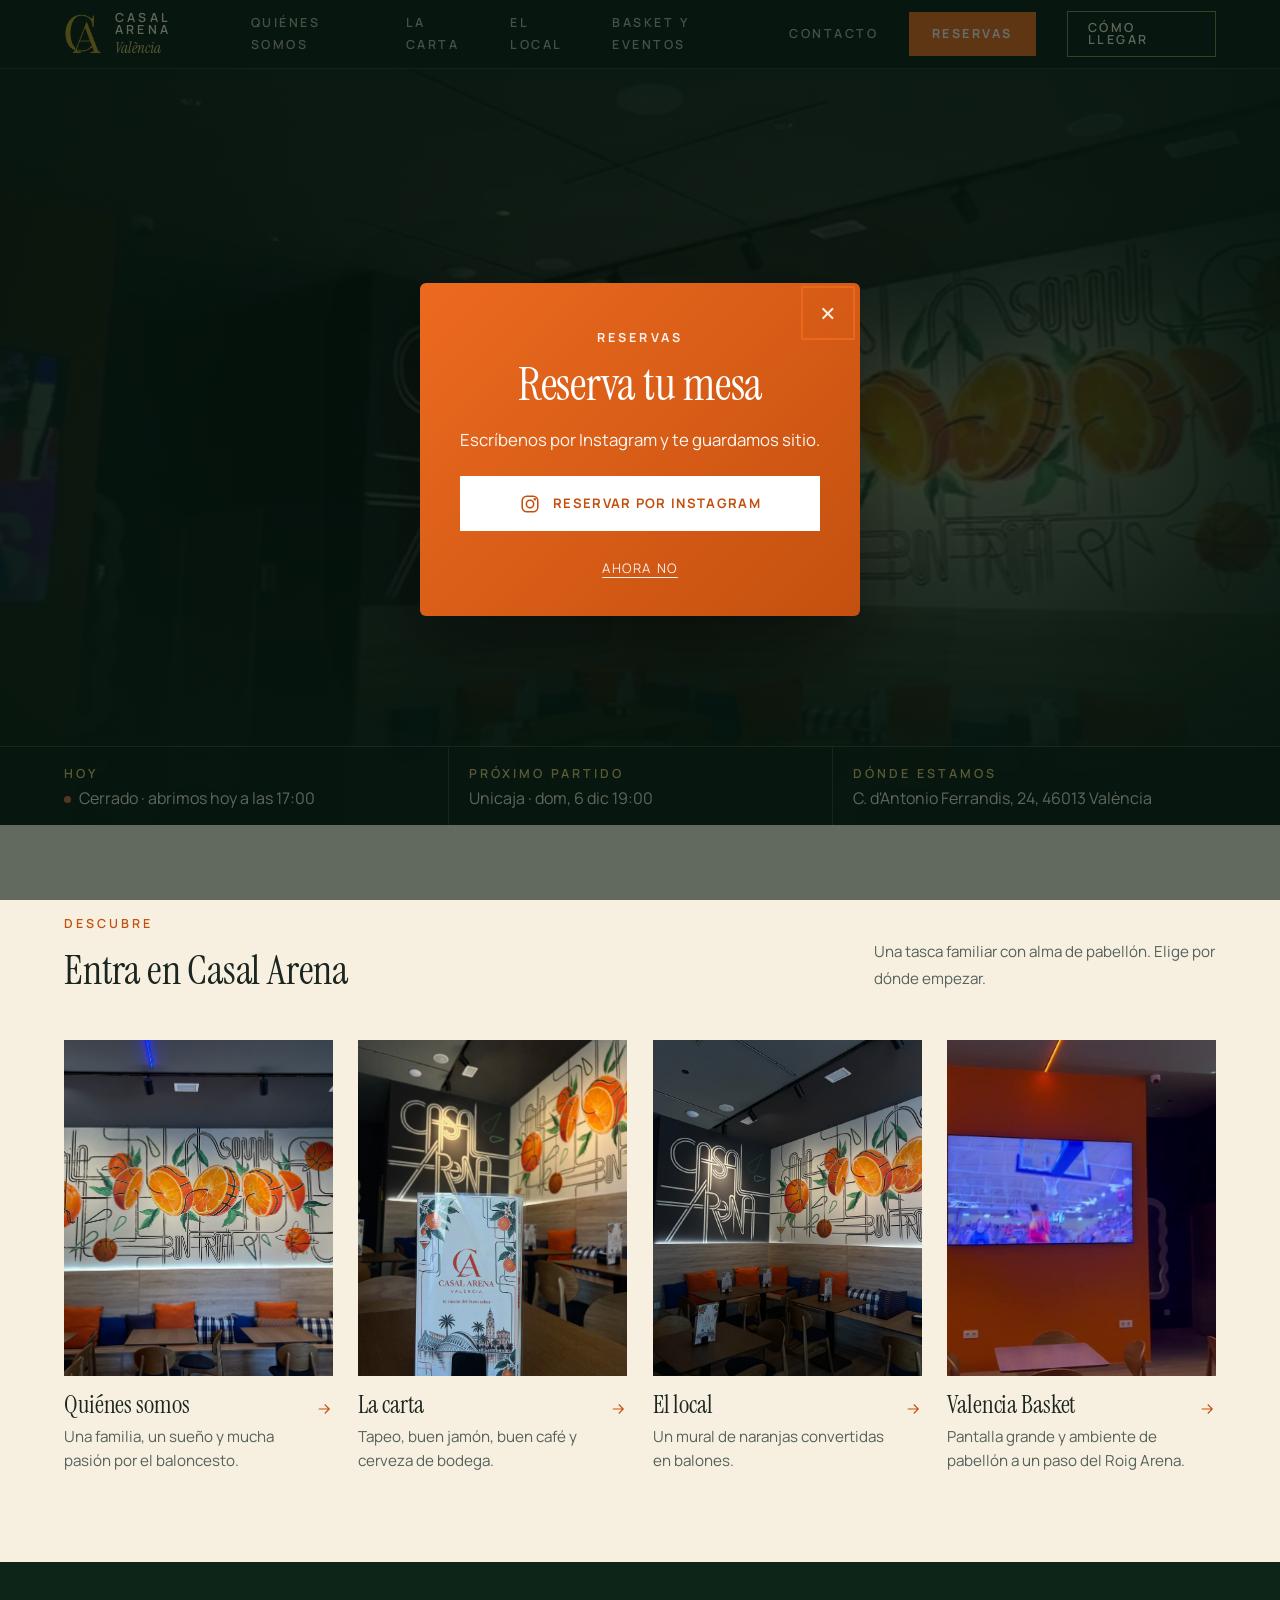
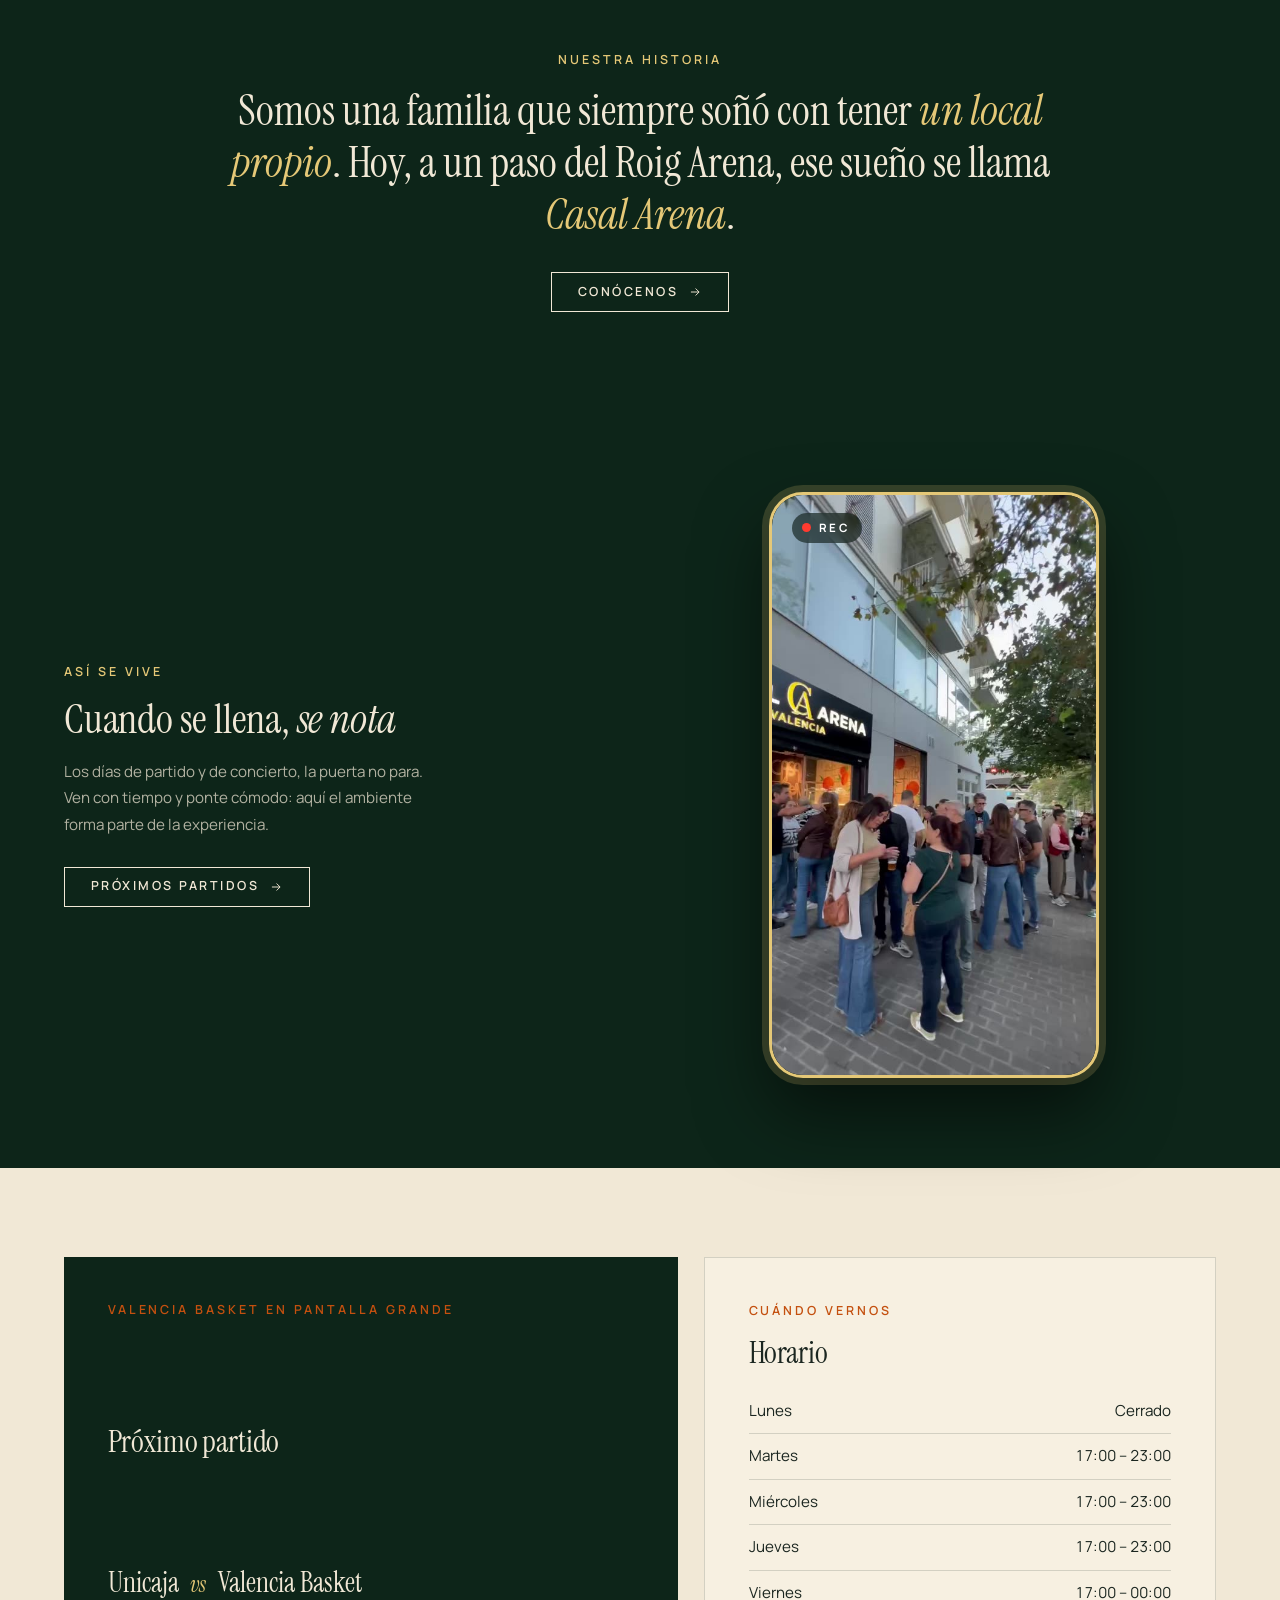
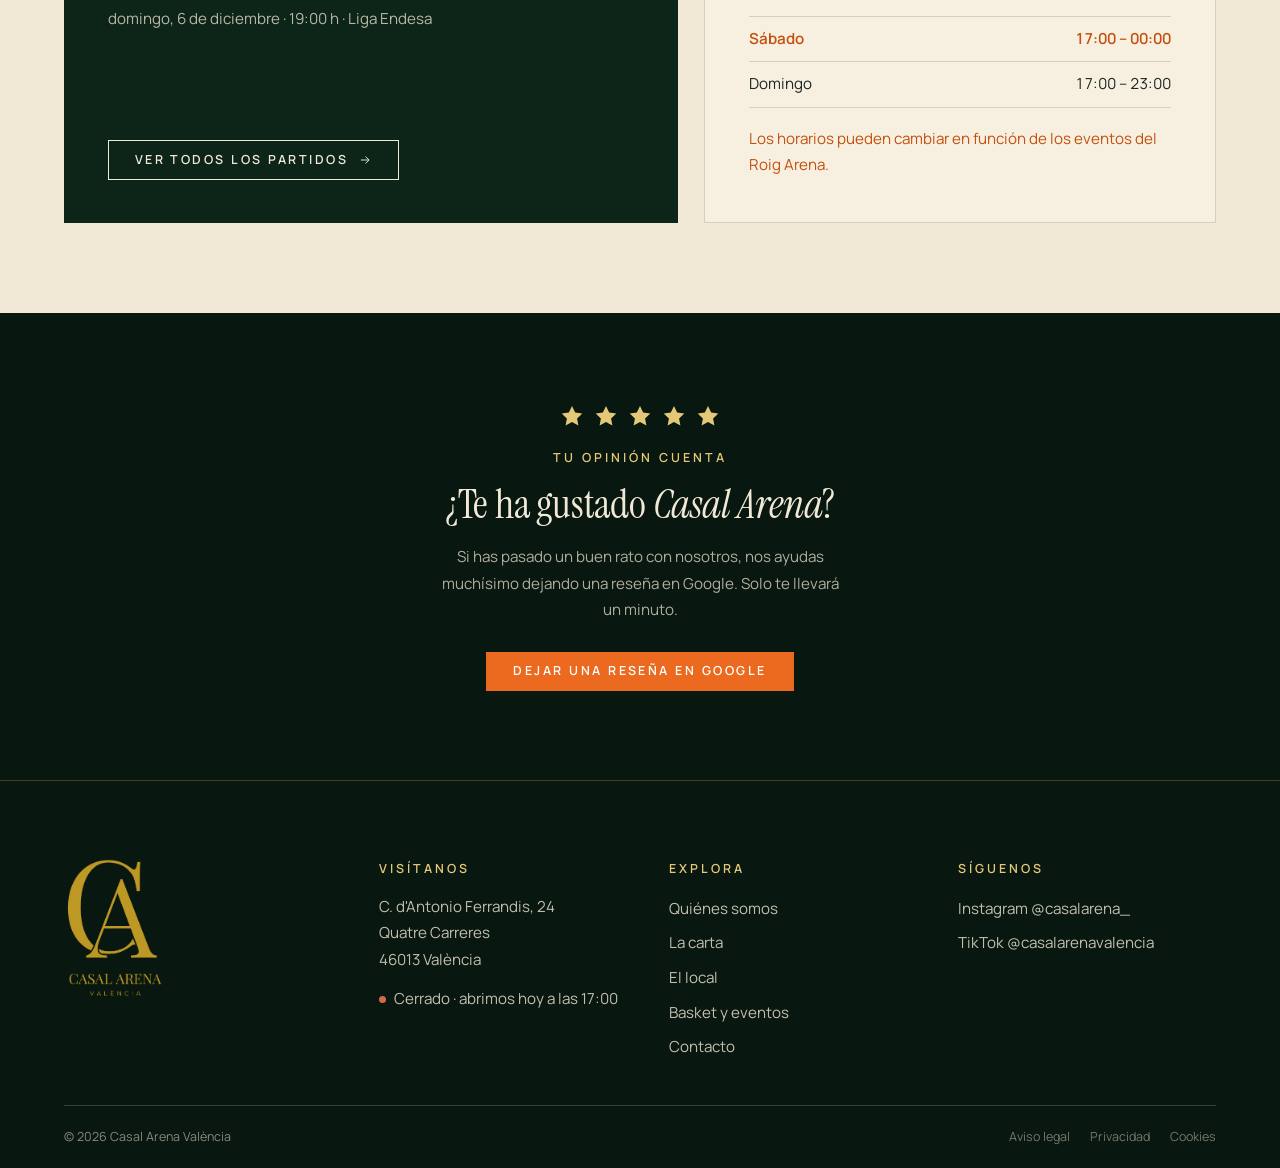
<file: index.html>
<!doctype html>
<html lang="es">
<head>
<meta charset="utf-8">
<meta name="viewport" content="width=device-width, initial-scale=1">
<title>Casal Arena València · Tasca y cafetería junto al Roig Arena</title>
<meta name="description" content="Casal Arena: tasca familiar temática de baloncesto junto al Roig Arena, en València. Carta, horario y los partidos del Valencia Basket en pantalla grande.">
<meta name="theme-color" content="#08170f">
<link rel="canonical" href="https://casalarena.com/">
<meta name="google-site-verification" content="EZ4q8E5K3PpbhhtYgEok6qdiB0hNmCmZPGFjtnd580Q" />
<meta property="og:type" content="website">
<meta property="og:site_name" content="Casal Arena València">
<meta property="og:locale" content="es_ES">
<meta property="og:url" content="https://casalarena.com/">
<meta property="og:title" content="Casal Arena València · Tasca y cafetería junto al Roig Arena">
<meta property="og:description" content="Casal Arena: tasca familiar temática de baloncesto junto al Roig Arena, en València. Carta, horario y los partidos del Valencia Basket en pantalla grande.">
<meta property="og:image" content="https://casalarena.com/assets/img/fachada-noche.jpg">
<meta name="twitter:card" content="summary_large_image">
<script type="application/ld+json">{
 "@context": "https://schema.org",
 "@type": [
  "Restaurant",
  "CafeOrCoffeeShop"
 ],
 "name": "Casal Arena València",
 "alternateName": "Casal Arena",
 "url": "https://casalarena.com/",
 "description": "Tasca y cafetería junto al Roig Arena de València: buen café, buen jamón, tapeo y cerveza de bodega, con los partidos del Valencia Basket en pantalla grande.",
 "image": [
  "https://casalarena.com/assets/img/fachada-noche.jpg",
  "https://casalarena.com/assets/img/local-mural-panoramica.jpg"
 ],
 "logo": "https://casalarena.com/assets/img/logo-casal-arena.png",
 "servesCuisine": [
  "Tapas",
  "Tasca",
  "Café"
 ],
 "priceRange": "10–20 €",
 "address": {
  "@type": "PostalAddress",
  "streetAddress": "C. d'Antonio Ferrandis, 24",
  "addressLocality": "València",
  "postalCode": "46013",
  "addressRegion": "Comunitat Valenciana",
  "addressCountry": "ES"
 },
 "hasMap": "https://maps.google.com/?cid=8560584092342350671",
 "openingHoursSpecification": [
  {
   "@type": "OpeningHoursSpecification",
   "dayOfWeek": [
    "Tuesday",
    "Wednesday",
    "Thursday",
    "Sunday"
   ],
   "opens": "17:00",
   "closes": "23:00"
  },
  {
   "@type": "OpeningHoursSpecification",
   "dayOfWeek": [
    "Friday",
    "Saturday"
   ],
   "opens": "17:00",
   "closes": "00:00"
  }
 ],
 "sameAs": [
  "https://www.instagram.com/casalarena_/",
  "https://www.tiktok.com/@casalarenavalencia"
 ]
}</script>
<link rel="icon" type="image/png" href="assets/img/logo-monograma.png">
<link rel="preload" href="assets/fonts/instrument-serif-latin-400-normal.woff2" as="font" type="font/woff2" crossorigin>
<link rel="preload" href="assets/fonts/manrope-latin-wght-normal.woff2" as="font" type="font/woff2" crossorigin>
<link rel="stylesheet" href="css/fonts.css?v=20261019">
<link rel="stylesheet" href="css/styles.css?v=20261019">
</head>
<body>
<header class="site-head">
  <div class="site-head__in">
    <a class="brand" href="index.html" aria-label="Casal Arena València, inicio">
      <img src="assets/img/logo-monograma.png" alt="" width="54" height="55">
      <span><b>Casal Arena</b><i>València</i></span>
    </a>
    <nav class="nav" id="nav" aria-label="Principal">
      <a href="quienes-somos.html">Quiénes somos</a>
      <a href="carta.html">La carta</a>
      <a href="el-local.html">El local</a>
      <a href="valencia-basket.html">Basket y eventos</a>
      <a href="contacto.html">Contacto</a>
      <a class="nav__reserva" data-insta target="_blank" rel="noopener" href="#">Reservas</a>
      <a class="btn btn--solid" data-directions href="#">Cómo llegar</a>
    </nav>
    <button class="menu-btn" id="menuBtn" aria-label="Abrir menú" aria-expanded="false" aria-controls="nav"><span></span><span></span></button>
  </div>
</header>
<main>
<section class="hero">
  <div class="hero__shade"></div>
  
  <div class="wrap hero__body">
    <div class="hero__copy">
      <h1 class="display hero__title" aria-label="Casal Arena"><span><b>Casal</b></span><span><b>Arena</b></span></h1>
      <p class="hero__tag">El rincón del buen sabor, junto al Roig Arena</p>
      <div class="hero__cta">
        <a class="btn btn--solid" href="carta.html">Ver la carta</a>
        <a class="btn" href="valencia-basket.html">Próximos partidos</a>
      </div>
    </div>
    <div class="hero__phone">
      <video class="hero__video" id="heroVideo" autoplay muted loop playsinline preload="auto" poster="assets/img/hero-local-poster.jpg" aria-label="Recorrido por el local de Casal Arena">
        <source src="assets/video/hero-local.mp4" type="video/mp4">
      </video>
    </div>
  </div>
  <div class="hero__bar">
    <div class="wrap hero__bar-in">
      <a href="contacto.html"><small>Hoy</small><strong data-open-status>Consulta nuestro horario</strong></a>
      <a href="valencia-basket.html"><small>Próximo partido</small><strong data-next-short>Próximamente</strong></a>
      <a data-directions href="#"><small>Dónde estamos</small><strong data-addr-inline>València</strong></a>
    </div>
  </div>
</section>

<section class="sec">
  <div class="wrap">
    <div class="sec-head reveal">
      <div>
        <p class="eyebrow">Descubre</p>
        <h2 class="display h-lg">Entra en Casal Arena</h2>
      </div>
      <p class="muted" style="max-width:38ch;margin:0">Una tasca familiar con alma de pabellón. Elige por dónde empezar.</p>
    </div>
    <div class="tiles">
      <a class="tile reveal" href="quienes-somos.html"><img src="assets/img/local-mural-panoramica.jpg" alt="" loading="lazy"><div class="tile__txt"><div><h3 class="display">Quiénes somos</h3><p>Una familia, un sueño y mucha pasión por el baloncesto.</p></div><span class="tile__go"><svg viewBox="0 0 24 24" aria-hidden="true"><path d="M5 12h14M13 6l6 6-6 6"/></svg></span></div></a>
      <a class="tile reveal" href="carta.html"><img src="assets/img/carta-en-sala.jpg" alt="" loading="lazy"><div class="tile__txt"><div><h3 class="display">La carta</h3><p>Tapeo, buen jamón, buen café y cerveza de bodega.</p></div><span class="tile__go"><svg viewBox="0 0 24 24" aria-hidden="true"><path d="M5 12h14M13 6l6 6-6 6"/></svg></span></div></a>
      <a class="tile reveal" href="el-local.html"><img src="assets/img/local-pared-letras.jpg" alt="" loading="lazy"><div class="tile__txt"><div><h3 class="display">El local</h3><p>Un mural de naranjas convertidas en balones.</p></div><span class="tile__go"><svg viewBox="0 0 24 24" aria-hidden="true"><path d="M5 12h14M13 6l6 6-6 6"/></svg></span></div></a>
      <a class="tile reveal" href="valencia-basket.html"><img src="assets/img/tele-partido.jpg" alt="" loading="lazy"><div class="tile__txt"><div><h3 class="display">Valencia Basket</h3><p>Pantalla grande y ambiente de pabellón a un paso del Roig Arena.</p></div><span class="tile__go"><svg viewBox="0 0 24 24" aria-hidden="true"><path d="M5 12h14M13 6l6 6-6 6"/></svg></span></div></a>
    </div>
  </div>
</section>

<section class="sec dark statement">
  
  <div class="wrap reveal">
    <p class="eyebrow">Nuestra historia</p>
    <blockquote>Somos una familia que siempre soñó con tener <em>un local propio</em>. Hoy, a un paso del Roig Arena, ese sueño se llama <em>Casal Arena</em>.</blockquote>
    <a class="btn" href="quienes-somos.html">Conócenos <svg viewBox="0 0 24 24" aria-hidden="true"><path d="M5 12h14M13 6l6 6-6 6"/></svg></a>
  </div>
</section>

<section class="sec dark vive">
  <div class="wrap vive__in">
    <div class="vive__txt reveal">
      <p class="eyebrow">Así se vive</p>
      <h2 class="display h-lg">Cuando se llena, <em class="serif-i">se nota</em></h2>
      <p class="muted">Los días de partido y de concierto, la puerta no para. Ven con tiempo y ponte cómodo: aquí el ambiente forma parte de la experiencia.</p>
      <a class="btn" href="valencia-basket.html">Próximos partidos <svg viewBox="0 0 24 24" aria-hidden="true"><path d="M5 12h14M13 6l6 6-6 6"/></svg></a>
    </div>
    <div class="vive__clips reveal">
      <figure class="clip clip--a"><span class="clip__rec" aria-hidden="true">REC</span><video src="assets/video/lleno-9722.mp4" poster="assets/img/lleno-9722.jpg" autoplay muted loop playsinline preload="metadata" aria-label="Casal Arena lleno de gente en la puerta"></video></figure>
    </div>
  </div>
</section>

<section class="sec light-2">
  <div class="wrap duo">
    <div class="panel panel--dark reveal">
      <p class="eyebrow" style="margin:0">Valencia Basket en pantalla grande</p>
      <h3 class="display">Próximo partido</h3>
      <div class="mini-next" data-next-mini></div>
      <div><a class="btn" href="valencia-basket.html">Ver todos los partidos <svg viewBox="0 0 24 24" aria-hidden="true"><path d="M5 12h14M13 6l6 6-6 6"/></svg></a></div>
    </div>
    <div class="panel panel--line reveal">
      <p class="eyebrow" style="margin:0">Cuándo vernos</p>
      <h3 class="display">Horario</h3>
      <table class="hours" data-hours></table>
      <p class="note" data-hours-note></p>
    </div>
  </div>
</section>
<section class="sec darker reviews">
  <div class="wrap reviews__in reveal">
    <div class="reviews__stars" aria-hidden="true"><svg viewBox="0 0 24 24" aria-hidden="true"><path d="M12 2.8l2.9 6 6.6.9-4.8 4.6 1.2 6.5L12 17.6 6.1 20.8l1.2-6.5L2.5 9.7l6.6-.9z"/></svg><svg viewBox="0 0 24 24" aria-hidden="true"><path d="M12 2.8l2.9 6 6.6.9-4.8 4.6 1.2 6.5L12 17.6 6.1 20.8l1.2-6.5L2.5 9.7l6.6-.9z"/></svg><svg viewBox="0 0 24 24" aria-hidden="true"><path d="M12 2.8l2.9 6 6.6.9-4.8 4.6 1.2 6.5L12 17.6 6.1 20.8l1.2-6.5L2.5 9.7l6.6-.9z"/></svg><svg viewBox="0 0 24 24" aria-hidden="true"><path d="M12 2.8l2.9 6 6.6.9-4.8 4.6 1.2 6.5L12 17.6 6.1 20.8l1.2-6.5L2.5 9.7l6.6-.9z"/></svg><svg viewBox="0 0 24 24" aria-hidden="true"><path d="M12 2.8l2.9 6 6.6.9-4.8 4.6 1.2 6.5L12 17.6 6.1 20.8l1.2-6.5L2.5 9.7l6.6-.9z"/></svg></div>
    <p class="eyebrow">Tu opinión cuenta</p>
    <h2 class="display h-lg">¿Te ha gustado <em class="serif-i">Casal Arena</em>?</h2>
    <p class="muted reviews__txt">Si has pasado un buen rato con nosotros, nos ayudas muchísimo dejando una reseña en Google. Solo te llevará un minuto.</p>
    <div class="reviews__cta">
      <a class="btn btn--solid" data-reviews target="_blank" rel="noopener" href="#">Dejar una reseña en Google</a>
    </div>
  </div>
</section>

</main>
<footer class="site-foot">
  <div class="wrap">
    <div class="foot">
      <a href="index.html" aria-label="Casal Arena València, inicio"><img src="assets/img/logo-casal-arena.png" alt="Casal Arena València" width="135" height="190" loading="lazy"></a>
      <div>
        <h4>Visítanos</h4>
        <p data-addr></p>
        <p style="margin-top:12px" data-open-status></p>
      </div>
      <div>
        <h4>Explora</h4>
        <ul>
        <li><a href="quienes-somos.html">Quiénes somos</a></li>
        <li><a href="carta.html">La carta</a></li>
        <li><a href="el-local.html">El local</a></li>
        <li><a href="valencia-basket.html">Basket y eventos</a></li>
        <li><a href="contacto.html">Contacto</a></li>
        </ul>
      </div>
      <div>
        <h4>Síguenos</h4>
        <ul>
          <li><a data-insta href="#">Instagram <span data-insta-user></span></a></li>
          <li><a data-tiktok href="#">TikTok <span data-tiktok-user></span></a></li>
        </ul>
      </div>
    </div>
    <div class="foot__end"><span>© <span data-year></span> Casal Arena València</span><span class="foot__legal"><a href="aviso-legal.html">Aviso legal</a><a href="privacidad.html">Privacidad</a><a href="cookies.html">Cookies</a></span></div>
  </div>
</footer>
<div class="rmodal" id="rModal" role="dialog" aria-modal="true" aria-labelledby="rTitle" hidden>
  <div class="rmodal__card">
    <button class="rmodal__x" id="rClose" type="button" aria-label="Cerrar">&times;</button>
    <p class="reserva__eyebrow">Reservas</p>
    <h2 class="display rmodal__title" id="rTitle">Reserva tu mesa</h2>
    <p class="reserva__p">Escríbenos por Instagram y te guardamos sitio.</p>
    <a class="reserva__btn" data-insta target="_blank" rel="noopener" href="#"><svg viewBox="0 0 24 24" aria-hidden="true"><rect x="3.5" y="3.5" width="17" height="17" rx="5"/><circle cx="12" cy="12" r="4"/><circle cx="17.2" cy="6.8" r=".6" fill="currentColor"/></svg><span>Reservar por Instagram</span></a>
    <button class="rmodal__skip" id="rSkip" type="button">Ahora no</button>
  </div>
</div>
<script src="data/carta.js"></script>
<script src="data/partidos.js"></script>
<script src="data/eventos.js"></script>
<script src="data/contacto.js"></script>
<script src="js/main.js?v=20261019"></script>
</body>
</html>
</file>
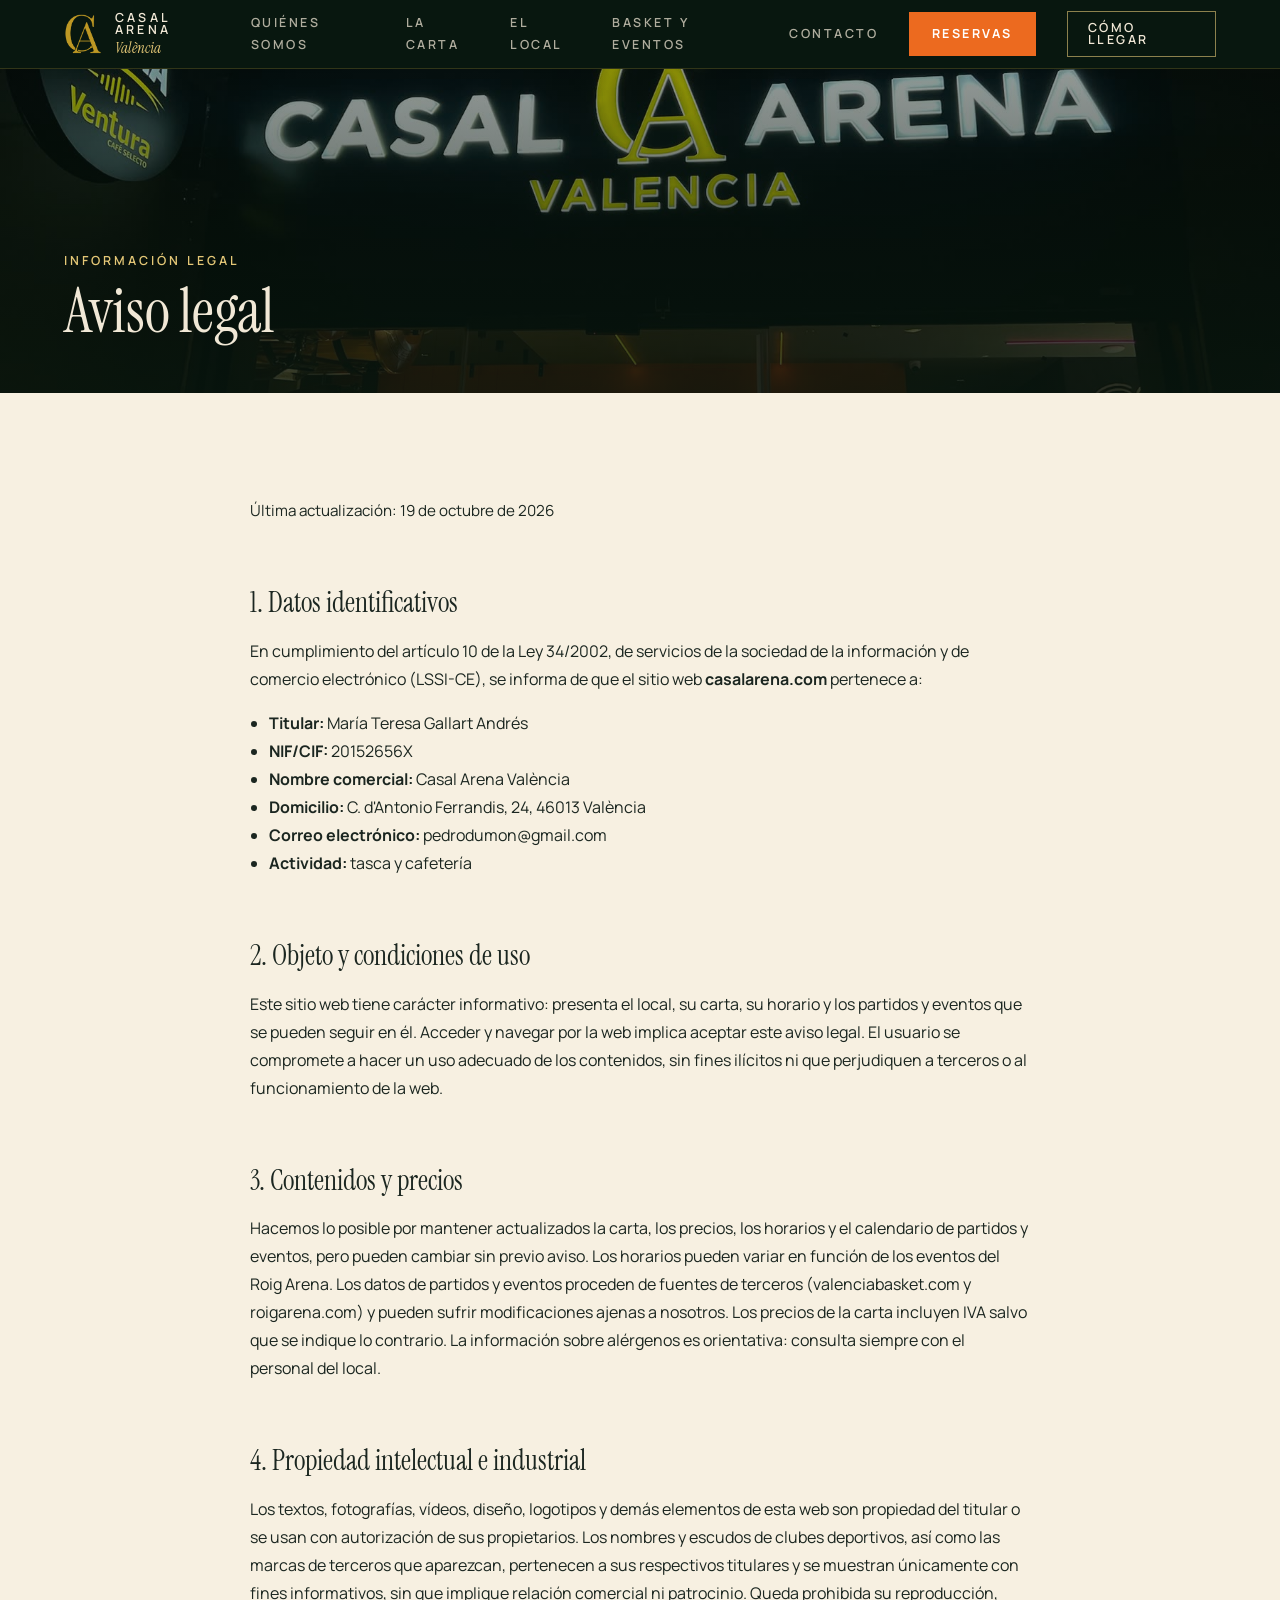
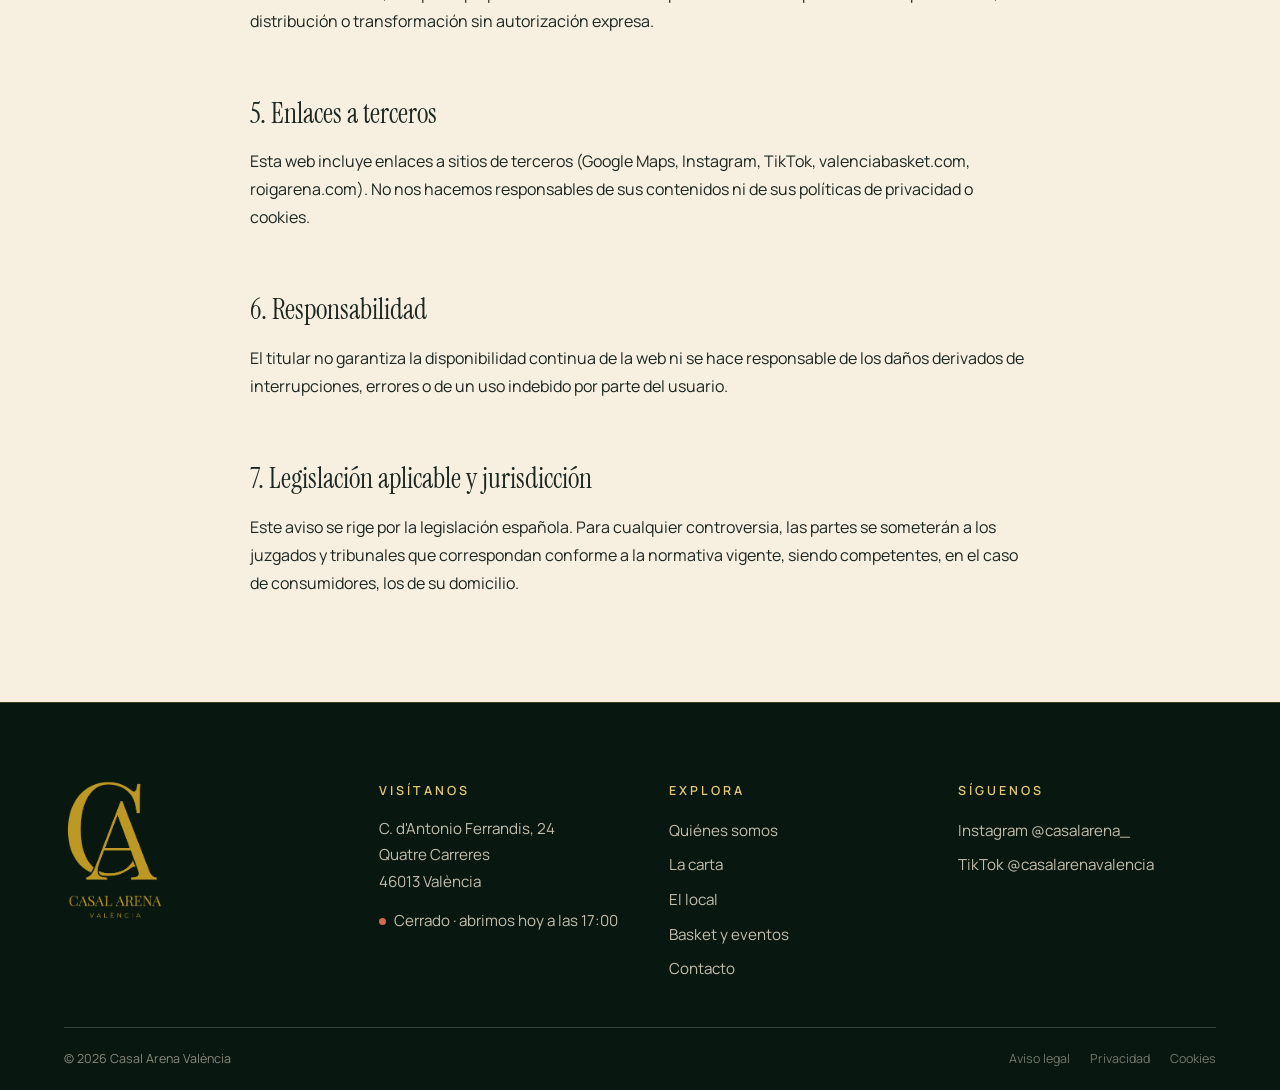
<file: aviso-legal.html>
<!doctype html>
<html lang="es">
<head>
<meta charset="utf-8">
<meta name="viewport" content="width=device-width, initial-scale=1">
<title>Aviso legal · Casal Arena València</title>
<meta name="description" content="Aviso legal de casalarena.com: datos del titular, condiciones de uso y propiedad intelectual.">
<meta name="theme-color" content="#08170f">
<link rel="canonical" href="https://casalarena.com/aviso-legal.html">
<meta property="og:type" content="website">
<meta property="og:site_name" content="Casal Arena València">
<meta property="og:locale" content="es_ES">
<meta property="og:url" content="https://casalarena.com/aviso-legal.html">
<meta property="og:title" content="Aviso legal · Casal Arena València">
<meta property="og:description" content="Aviso legal de casalarena.com: datos del titular, condiciones de uso y propiedad intelectual.">
<meta property="og:image" content="https://casalarena.com/assets/img/fachada-noche.jpg">
<meta name="twitter:card" content="summary_large_image">
<link rel="icon" type="image/png" href="assets/img/logo-monograma.png">
<link rel="preload" href="assets/fonts/instrument-serif-latin-400-normal.woff2" as="font" type="font/woff2" crossorigin>
<link rel="preload" href="assets/fonts/manrope-latin-wght-normal.woff2" as="font" type="font/woff2" crossorigin>
<link rel="stylesheet" href="css/fonts.css?v=20261019">
<link rel="stylesheet" href="css/styles.css?v=20261019">
</head>
<body>
<header class="site-head">
  <div class="site-head__in">
    <a class="brand" href="index.html" aria-label="Casal Arena València, inicio">
      <img src="assets/img/logo-monograma.png" alt="" width="54" height="55">
      <span><b>Casal Arena</b><i>València</i></span>
    </a>
    <nav class="nav" id="nav" aria-label="Principal">
      <a href="quienes-somos.html">Quiénes somos</a>
      <a href="carta.html">La carta</a>
      <a href="el-local.html">El local</a>
      <a href="valencia-basket.html">Basket y eventos</a>
      <a href="contacto.html">Contacto</a>
      <a class="nav__reserva" data-insta target="_blank" rel="noopener" href="#">Reservas</a>
      <a class="btn btn--solid" data-directions href="#">Cómo llegar</a>
    </nav>
    <button class="menu-btn" id="menuBtn" aria-label="Abrir menú" aria-expanded="false" aria-controls="nav"><span></span><span></span></button>
  </div>
</header>
<main>
<section class="phero">
  <img src="assets/img/fachada-noche.jpg" alt="" style="object-position:50% 45%">
  
  <div class="wrap">
    <p class="eyebrow">Información legal</p>
    <h1 class="display">Aviso legal</h1>
  </div>
</section>

<section class="sec">
  <div class="wrap legal">
    <p class="muted">Última actualización: 19 de octubre de 2026</p>

    <h2>1. Datos identificativos</h2>
    <p>En cumplimiento del artículo 10 de la Ley 34/2002, de servicios de la sociedad de la información y de comercio electrónico (LSSI-CE), se informa de que el sitio web <strong>casalarena.com</strong> pertenece a:</p>
    <ul>
      <li><strong>Titular:</strong> María Teresa Gallart Andrés</li>
      <li><strong>NIF/CIF:</strong> 20152656X</li>
      <li><strong>Nombre comercial:</strong> Casal Arena València</li>
      <li><strong>Domicilio:</strong> C. d'Antonio Ferrandis, 24, 46013 València</li>
      <li><strong>Correo electrónico:</strong> pedrodumon@gmail.com</li>
      <li><strong>Actividad:</strong> tasca y cafetería</li>
    </ul>
    <h2>2. Objeto y condiciones de uso</h2>
    <p>Este sitio web tiene carácter informativo: presenta el local, su carta, su horario y los partidos y eventos que se pueden seguir en él. Acceder y navegar por la web implica aceptar este aviso legal. El usuario se compromete a hacer un uso adecuado de los contenidos, sin fines ilícitos ni que perjudiquen a terceros o al funcionamiento de la web.</p>
    <h2>3. Contenidos y precios</h2>
    <p>Hacemos lo posible por mantener actualizados la carta, los precios, los horarios y el calendario de partidos y eventos, pero pueden cambiar sin previo aviso. Los horarios pueden variar en función de los eventos del Roig Arena. Los datos de partidos y eventos proceden de fuentes de terceros (valenciabasket.com y roigarena.com) y pueden sufrir modificaciones ajenas a nosotros. Los precios de la carta incluyen IVA salvo que se indique lo contrario. La información sobre alérgenos es orientativa: consulta siempre con el personal del local.</p>
    <h2>4. Propiedad intelectual e industrial</h2>
    <p>Los textos, fotografías, vídeos, diseño, logotipos y demás elementos de esta web son propiedad del titular o se usan con autorización de sus propietarios. Los nombres y escudos de clubes deportivos, así como las marcas de terceros que aparezcan, pertenecen a sus respectivos titulares y se muestran únicamente con fines informativos, sin que implique relación comercial ni patrocinio. Queda prohibida su reproducción, distribución o transformación sin autorización expresa.</p>
    <h2>5. Enlaces a terceros</h2>
    <p>Esta web incluye enlaces a sitios de terceros (Google Maps, Instagram, TikTok, valenciabasket.com, roigarena.com). No nos hacemos responsables de sus contenidos ni de sus políticas de privacidad o cookies.</p>
    <h2>6. Responsabilidad</h2>
    <p>El titular no garantiza la disponibilidad continua de la web ni se hace responsable de los daños derivados de interrupciones, errores o de un uso indebido por parte del usuario.</p>
    <h2>7. Legislación aplicable y jurisdicción</h2>
    <p>Este aviso se rige por la legislación española. Para cualquier controversia, las partes se someterán a los juzgados y tribunales que correspondan conforme a la normativa vigente, siendo competentes, en el caso de consumidores, los de su domicilio.</p>

  </div>
</section>
</main>
<footer class="site-foot">
  <div class="wrap">
    <div class="foot">
      <a href="index.html" aria-label="Casal Arena València, inicio"><img src="assets/img/logo-casal-arena.png" alt="Casal Arena València" width="135" height="190" loading="lazy"></a>
      <div>
        <h4>Visítanos</h4>
        <p data-addr></p>
        <p style="margin-top:12px" data-open-status></p>
      </div>
      <div>
        <h4>Explora</h4>
        <ul>
        <li><a href="quienes-somos.html">Quiénes somos</a></li>
        <li><a href="carta.html">La carta</a></li>
        <li><a href="el-local.html">El local</a></li>
        <li><a href="valencia-basket.html">Basket y eventos</a></li>
        <li><a href="contacto.html">Contacto</a></li>
        </ul>
      </div>
      <div>
        <h4>Síguenos</h4>
        <ul>
          <li><a data-insta href="#">Instagram <span data-insta-user></span></a></li>
          <li><a data-tiktok href="#">TikTok <span data-tiktok-user></span></a></li>
        </ul>
      </div>
    </div>
    <div class="foot__end"><span>© <span data-year></span> Casal Arena València</span><span class="foot__legal"><a href="aviso-legal.html">Aviso legal</a><a href="privacidad.html">Privacidad</a><a href="cookies.html">Cookies</a></span></div>
  </div>
</footer>
<script src="data/carta.js"></script>
<script src="data/partidos.js"></script>
<script src="data/eventos.js"></script>
<script src="data/contacto.js"></script>
<script src="js/main.js?v=20261019"></script>
</body>
</html>
</file>
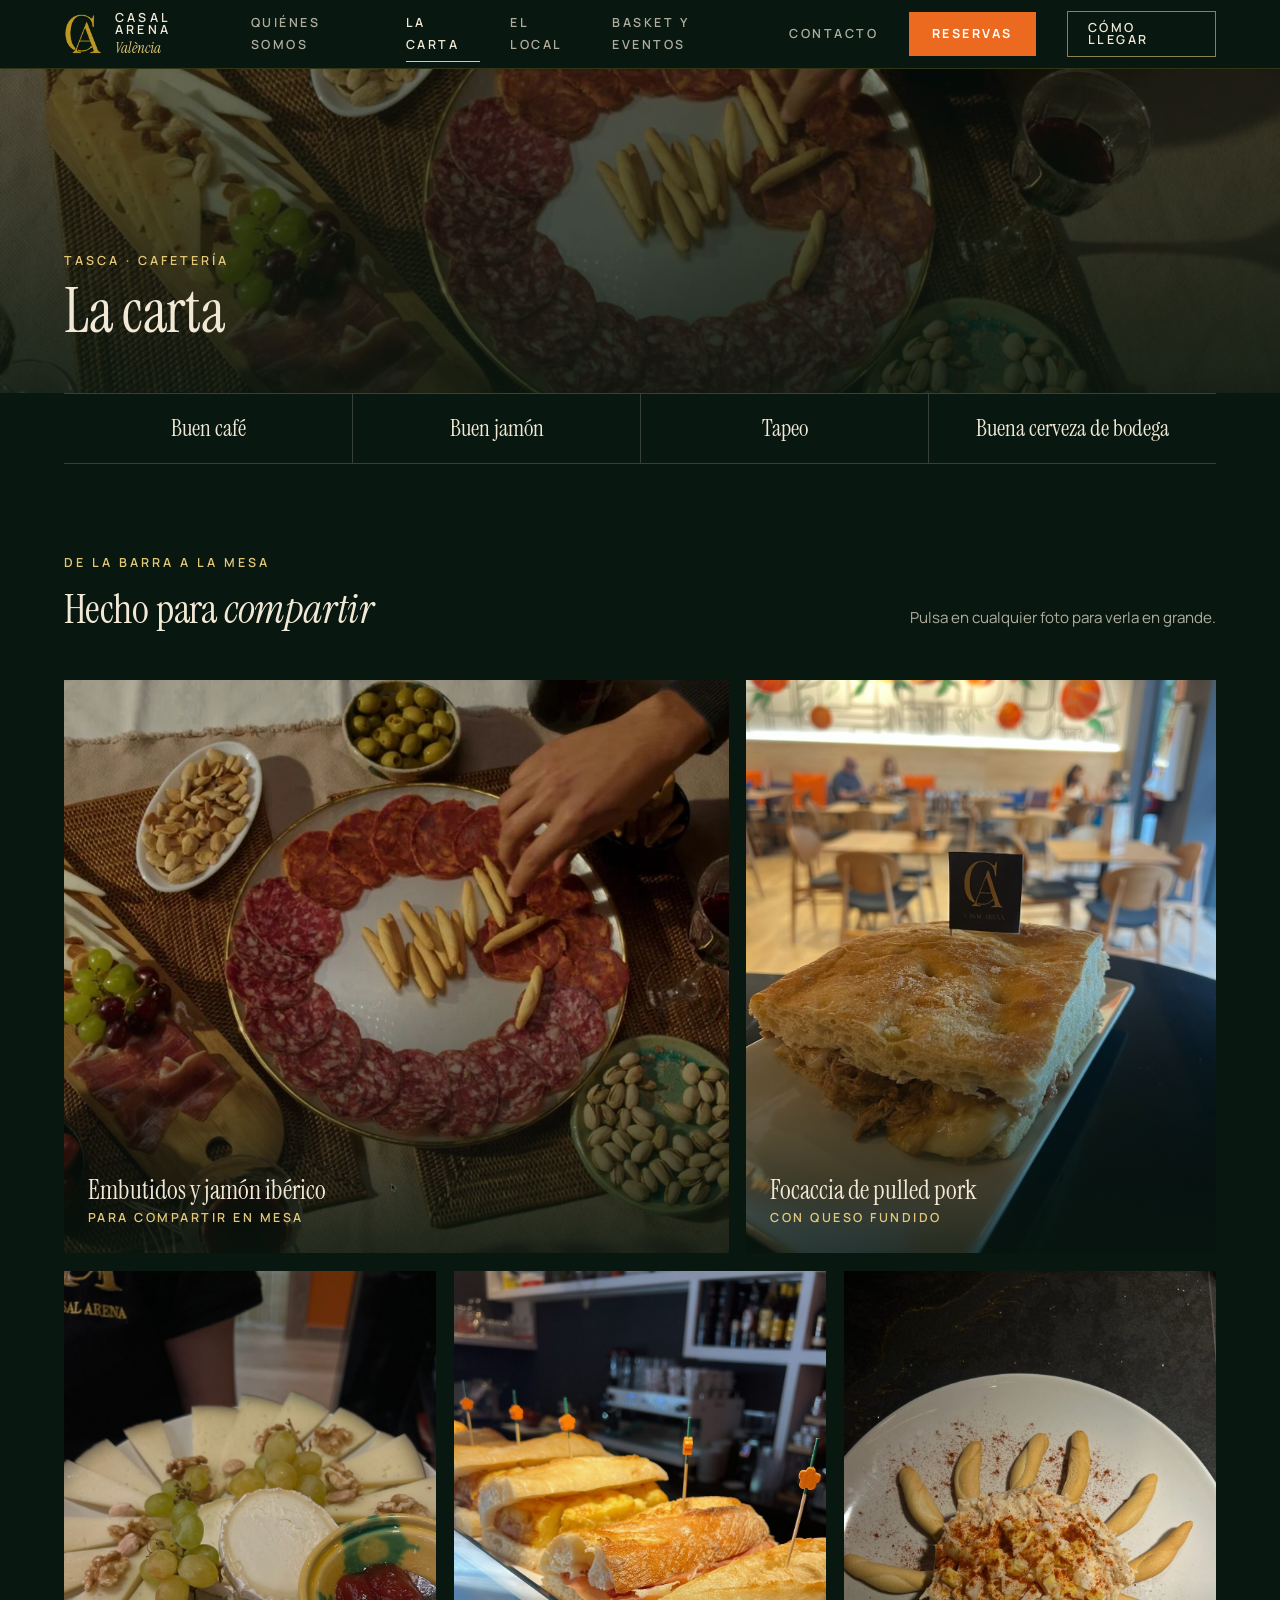
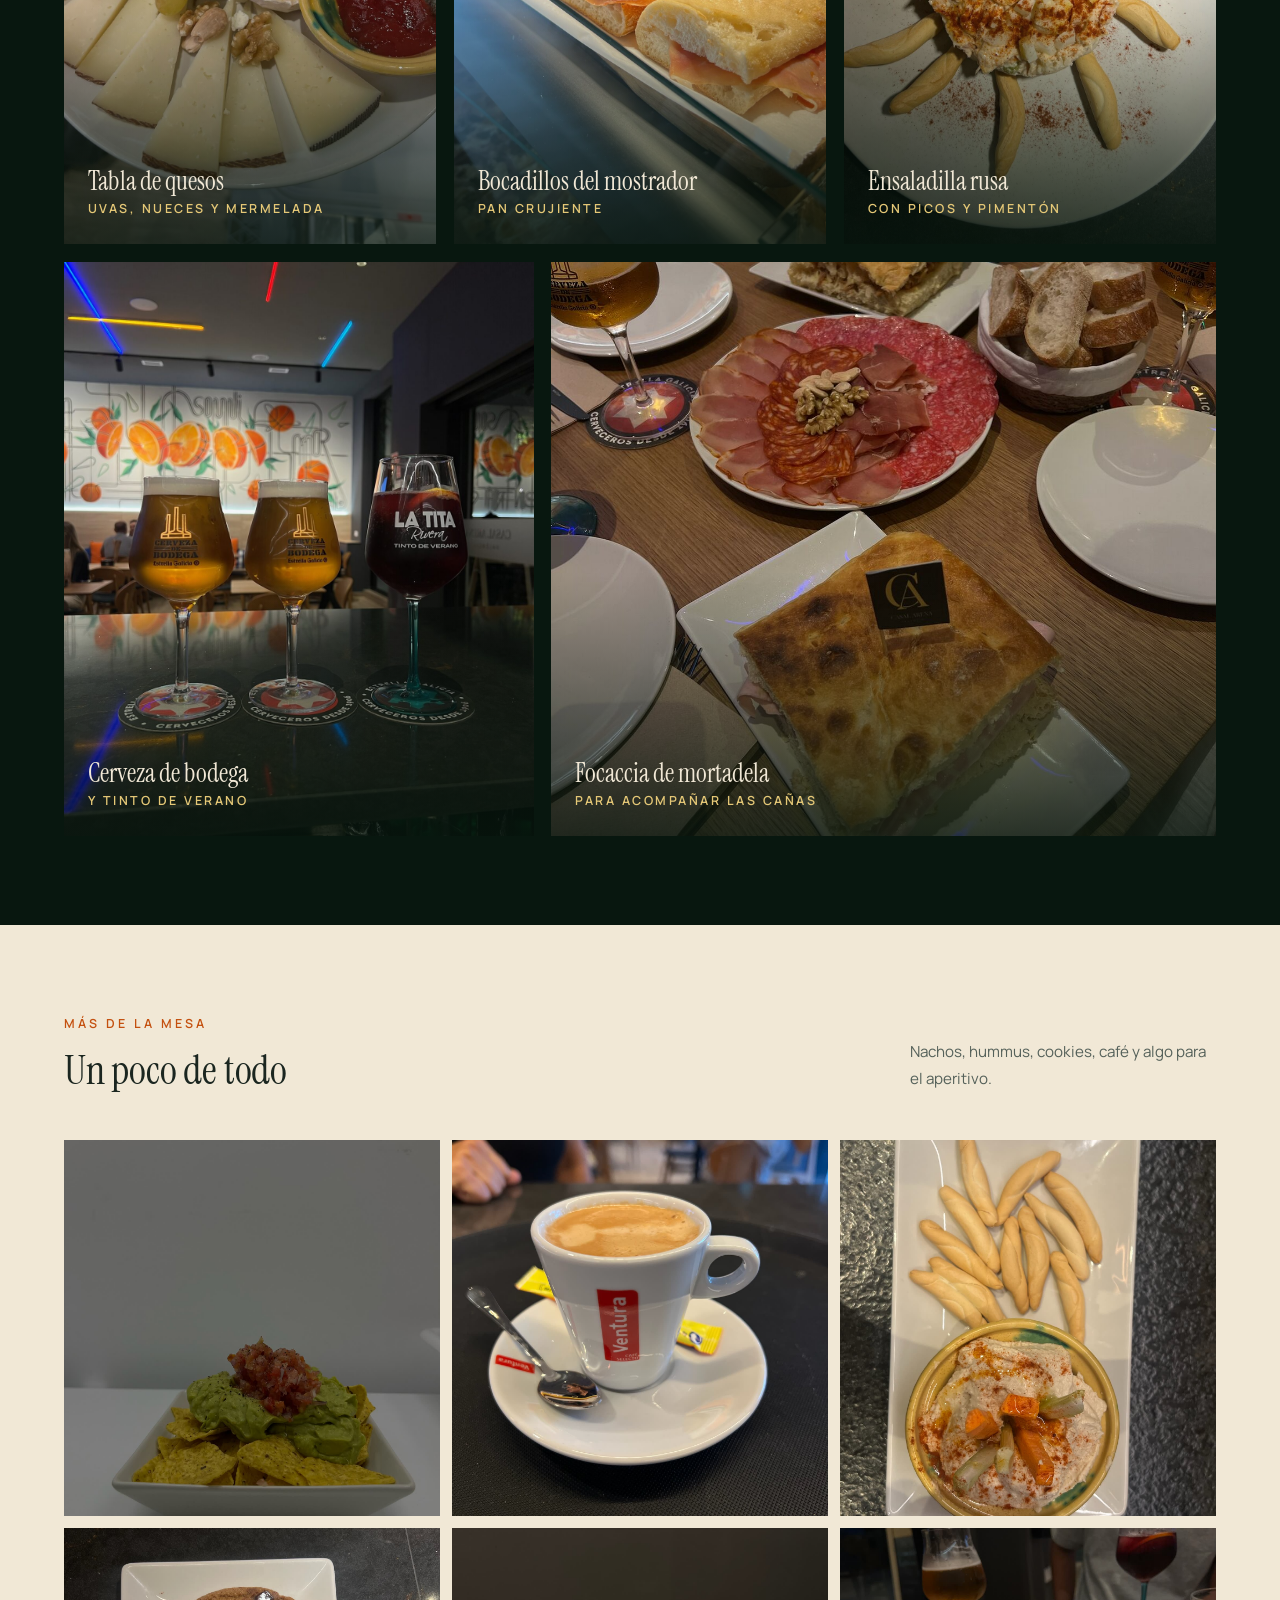
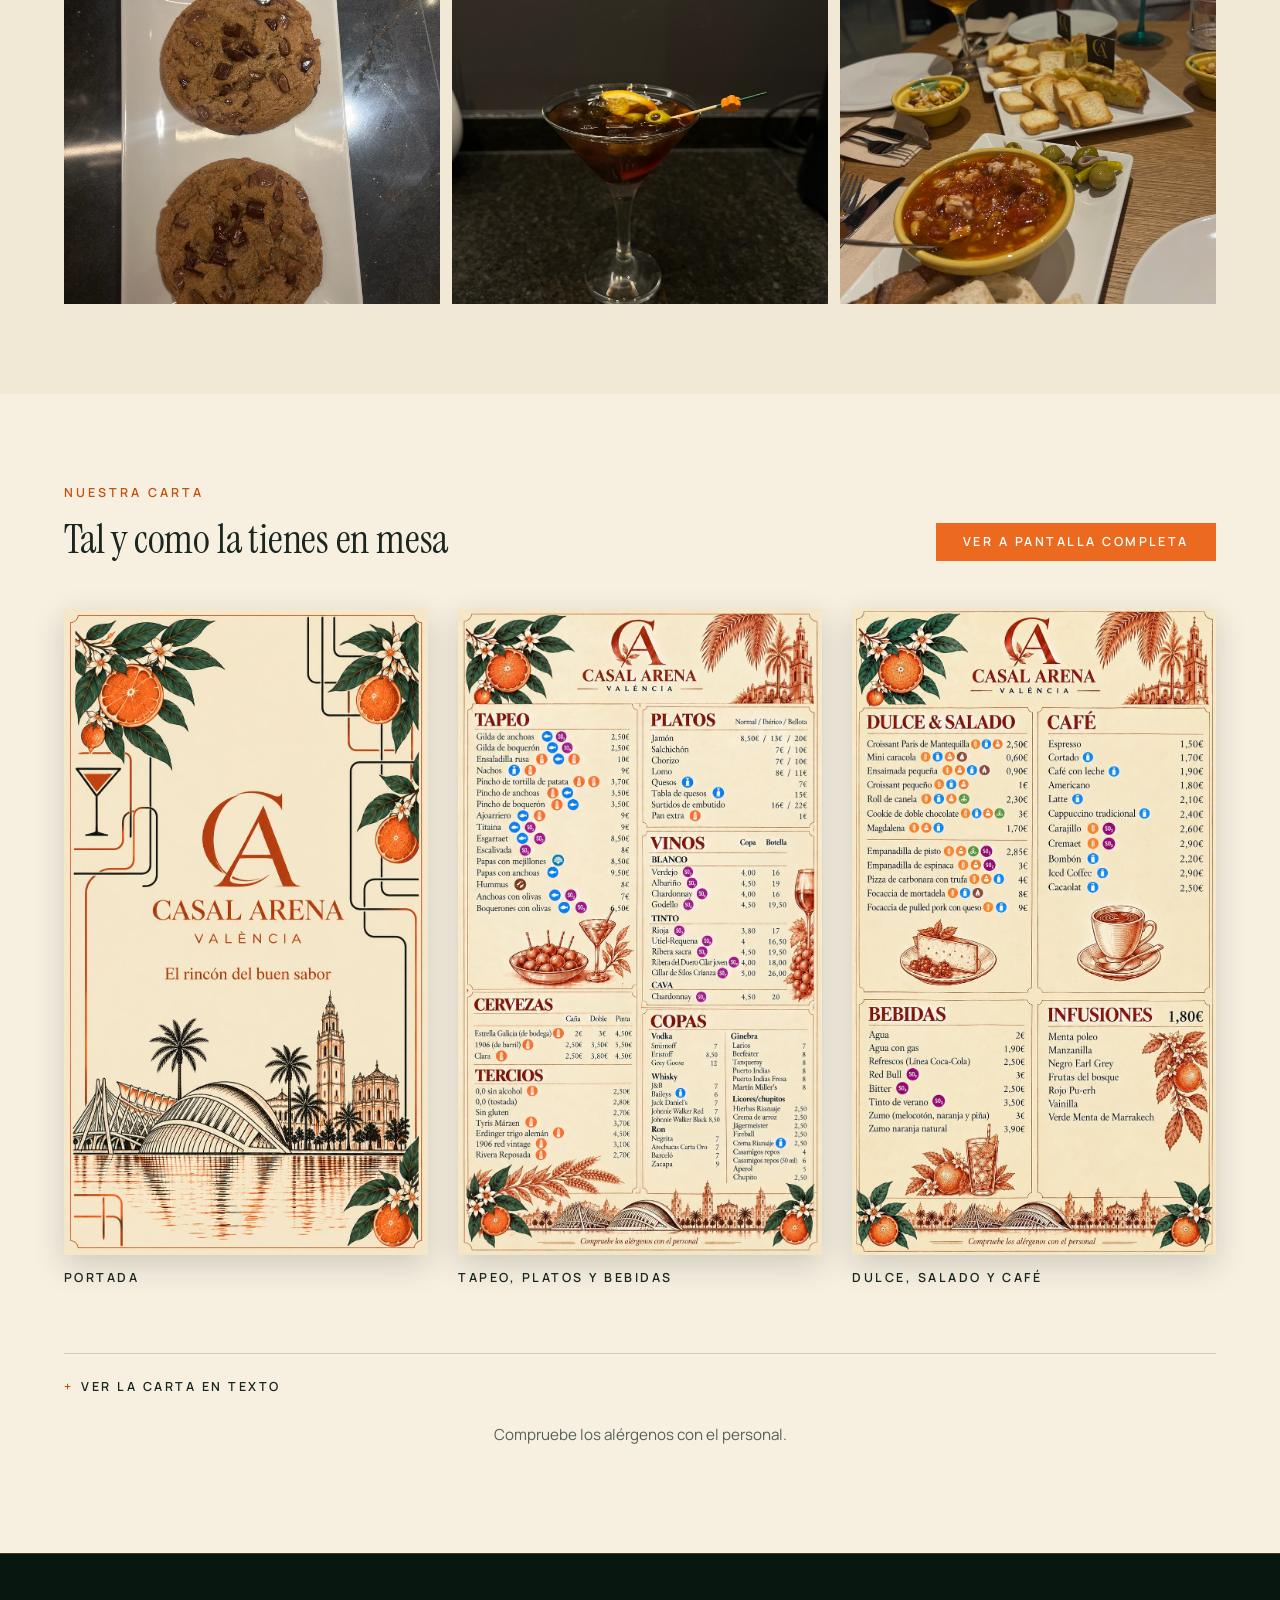
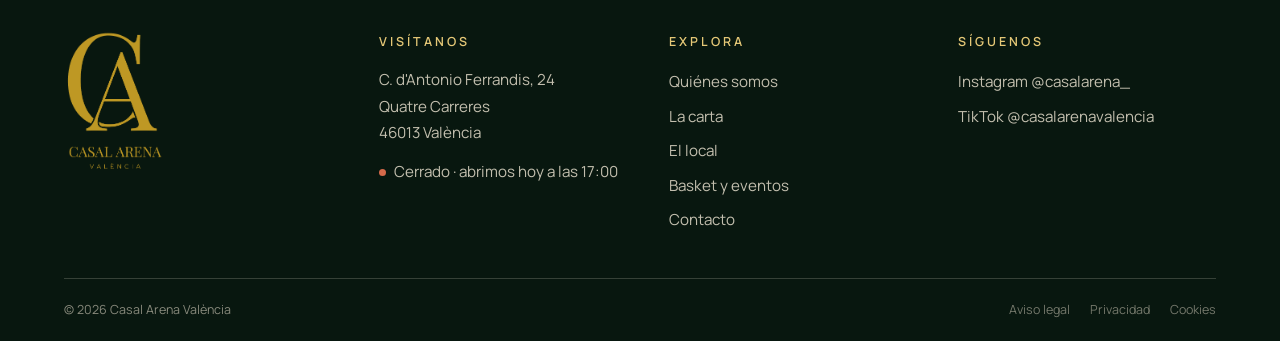
<file: carta.html>
<!doctype html>
<html lang="es">
<head>
<meta charset="utf-8">
<meta name="viewport" content="width=device-width, initial-scale=1">
<title>La carta · Casal Arena València</title>
<meta name="description" content="Carta de Casal Arena: tapeo, buen jamón, buen café y cerveza de bodega, con precios, junto al Roig Arena en València.">
<meta name="theme-color" content="#08170f">
<link rel="canonical" href="https://casalarena.com/carta.html">
<meta property="og:type" content="website">
<meta property="og:site_name" content="Casal Arena València">
<meta property="og:locale" content="es_ES">
<meta property="og:url" content="https://casalarena.com/carta.html">
<meta property="og:title" content="La carta · Casal Arena València">
<meta property="og:description" content="Carta de Casal Arena: tapeo, buen jamón, buen café y cerveza de bodega, con precios, junto al Roig Arena en València.">
<meta property="og:image" content="https://casalarena.com/assets/img/comida/embutido-iberico.jpg">
<meta name="twitter:card" content="summary_large_image">
<link rel="icon" type="image/png" href="assets/img/logo-monograma.png">
<link rel="preload" href="assets/fonts/instrument-serif-latin-400-normal.woff2" as="font" type="font/woff2" crossorigin>
<link rel="preload" href="assets/fonts/manrope-latin-wght-normal.woff2" as="font" type="font/woff2" crossorigin>
<link rel="stylesheet" href="css/fonts.css?v=20261019">
<link rel="stylesheet" href="css/styles.css?v=20261019">
</head>
<body>
<header class="site-head">
  <div class="site-head__in">
    <a class="brand" href="index.html" aria-label="Casal Arena València, inicio">
      <img src="assets/img/logo-monograma.png" alt="" width="54" height="55">
      <span><b>Casal Arena</b><i>València</i></span>
    </a>
    <nav class="nav" id="nav" aria-label="Principal">
      <a href="quienes-somos.html">Quiénes somos</a>
      <a href="carta.html" aria-current="page">La carta</a>
      <a href="el-local.html">El local</a>
      <a href="valencia-basket.html">Basket y eventos</a>
      <a href="contacto.html">Contacto</a>
      <a class="nav__reserva" data-insta target="_blank" rel="noopener" href="#">Reservas</a>
      <a class="btn btn--solid" data-directions href="#">Cómo llegar</a>
    </nav>
    <button class="menu-btn" id="menuBtn" aria-label="Abrir menú" aria-expanded="false" aria-controls="nav"><span></span><span></span></button>
  </div>
</header>
<main>
<section class="phero">
  <img src="assets/img/comida/embutido-iberico.jpg" alt="" style="object-position:50% 55%">
  
  <div class="wrap">
    <p class="eyebrow">Tasca · Cafetería</p>
    <h1 class="display">La carta</h1>
  </div>
</section>

<section class="sec darker" style="padding-block:0">
  <div class="wrap"><div class="taste"><div>Buen café</div><div>Buen jamón</div><div>Tapeo</div><div>Buena cerveza de bodega</div></div></div>
</section>


<section class="sec darker">
  <div class="wrap">
    <div class="sec-head reveal">
      <div><p class="eyebrow">De la barra a la mesa</p><h2 class="display h-lg">Hecho para <em class="serif-i">compartir</em></h2></div>
      <p class="muted" style="max-width:34ch;margin:0">Pulsa en cualquier foto para verla en grande.</p>
    </div>
    <div class="platos" data-lightbox>
    <figure class="plato plato--a reveal"><button type="button" data-src="assets/img/comida/embutido-iberico.jpg" data-alt="Plato de embutidos ibéricos con picos y frutos secos"><img src="assets/img/comida/embutido-iberico.jpg" alt="Plato de embutidos ibéricos con picos y frutos secos" loading="lazy"></button><figcaption><b>Embutidos y jamón ibérico</b><span>Para compartir en mesa</span></figcaption></figure>
    <figure class="plato plato--b reveal"><button type="button" data-src="assets/img/comida/focaccia-pulled-pork.jpg" data-alt="Focaccia de pulled pork con queso"><img src="assets/img/comida/focaccia-pulled-pork.jpg" alt="Focaccia de pulled pork con queso" loading="lazy"></button><figcaption><b>Focaccia de pulled pork</b><span>Con queso fundido</span></figcaption></figure>
    <figure class="plato plato--c reveal"><button type="button" data-src="assets/img/comida/tabla-quesos.jpg" data-alt="Tabla de quesos con uvas, nueces y mermelada"><img src="assets/img/comida/tabla-quesos.jpg" alt="Tabla de quesos con uvas, nueces y mermelada" loading="lazy"></button><figcaption><b>Tabla de quesos</b><span>Uvas, nueces y mermelada</span></figcaption></figure>
    <figure class="plato plato--d reveal"><button type="button" data-src="assets/img/comida/bocadillos-mostrador.jpg" data-alt="Bocadillos en el mostrador"><img src="assets/img/comida/bocadillos-mostrador.jpg" alt="Bocadillos en el mostrador" loading="lazy"></button><figcaption><b>Bocadillos del mostrador</b><span>Pan crujiente</span></figcaption></figure>
    <figure class="plato plato--e reveal"><button type="button" data-src="assets/img/comida/ensaladilla-rusa.jpg" data-alt="Ensaladilla rusa con picos"><img src="assets/img/comida/ensaladilla-rusa.jpg" alt="Ensaladilla rusa con picos" loading="lazy"></button><figcaption><b>Ensaladilla rusa</b><span>Con picos y pimentón</span></figcaption></figure>
    <figure class="plato plato--f reveal"><button type="button" data-src="assets/img/comida/cerveza-bodega.jpg" data-alt="Cañas de cerveza de bodega y tinto de verano en la barra"><img src="assets/img/comida/cerveza-bodega.jpg" alt="Cañas de cerveza de bodega y tinto de verano en la barra" loading="lazy"></button><figcaption><b>Cerveza de bodega</b><span>Y tinto de verano</span></figcaption></figure>
    <figure class="plato plato--g reveal"><button type="button" data-src="assets/img/comida/focaccia-mortadela.jpg" data-alt="Focaccia de mortadela sobre la mesa"><img src="assets/img/comida/focaccia-mortadela.jpg" alt="Focaccia de mortadela sobre la mesa" loading="lazy"></button><figcaption><b>Focaccia de mortadela</b><span>Para acompañar las cañas</span></figcaption></figure>
    </div>
  </div>
</section>

<section class="sec light-2">
  <div class="wrap">
    <div class="sec-head reveal">
      <div><p class="eyebrow">Más de la mesa</p><h2 class="display h-lg">Un poco de todo</h2></div>
      <p class="muted" style="max-width:34ch;margin:0">Nachos, hummus, cookies, café y algo para el aperitivo.</p>
    </div>
    <div class="masonry masonry--sq" data-lightbox>
    <button type="button" data-src="assets/img/comida/nachos.jpg" data-alt="Nachos con guacamole"><img src="assets/img/comida/nachos.jpg" alt="Nachos con guacamole" loading="lazy"></button>
    <button type="button" data-src="assets/img/comida/cafe.jpg" data-alt="Café sobre la barra"><img src="assets/img/comida/cafe.jpg" alt="Café sobre la barra" loading="lazy"></button>
    <button type="button" data-src="assets/img/comida/hummus.jpg" data-alt="Hummus con picos"><img src="assets/img/comida/hummus.jpg" alt="Hummus con picos" loading="lazy"></button>
    <button type="button" data-src="assets/img/comida/cookies.jpg" data-alt="Cookies de doble chocolate"><img src="assets/img/comida/cookies.jpg" alt="Cookies de doble chocolate" loading="lazy"></button>
    <button type="button" data-src="assets/img/comida/aperitivo.jpg" data-alt="Copa de aperitivo con naranja y aceituna"><img src="assets/img/comida/aperitivo.jpg" alt="Copa de aperitivo con naranja y aceituna" loading="lazy"></button>
    <button type="button" data-src="assets/img/comida/mesa-tapas-2.jpg" data-alt="Mesa con tapas, cerveza y tinto de verano"><img src="assets/img/comida/mesa-tapas-2.jpg" alt="Mesa con tapas, cerveza y tinto de verano" loading="lazy"></button>
    </div>
  </div>
</section>

<section class="sec">
  <div class="wrap">
    <div class="sec-head reveal">
      <div><p class="eyebrow">Nuestra carta</p><h2 class="display h-lg">Tal y como la tienes en mesa</h2></div>
      <button class="btn btn--solid" type="button" data-open-carta="0">Ver a pantalla completa</button>
    </div>
    <div class="cartapages reveal" id="cartaPages"></div>
    <details class="textcarta" id="carta-texto">
      <summary>Ver la carta en texto</summary>
      <div class="sheets" id="sheets"></div>
    </details>
    <p class="muted" data-carta-nota style="margin-top:24px;text-align:center"></p>
  </div>
</section>
</main>
<footer class="site-foot">
  <div class="wrap">
    <div class="foot">
      <a href="index.html" aria-label="Casal Arena València, inicio"><img src="assets/img/logo-casal-arena.png" alt="Casal Arena València" width="135" height="190" loading="lazy"></a>
      <div>
        <h4>Visítanos</h4>
        <p data-addr></p>
        <p style="margin-top:12px" data-open-status></p>
      </div>
      <div>
        <h4>Explora</h4>
        <ul>
        <li><a href="quienes-somos.html">Quiénes somos</a></li>
        <li><a href="carta.html">La carta</a></li>
        <li><a href="el-local.html">El local</a></li>
        <li><a href="valencia-basket.html">Basket y eventos</a></li>
        <li><a href="contacto.html">Contacto</a></li>
        </ul>
      </div>
      <div>
        <h4>Síguenos</h4>
        <ul>
          <li><a data-insta href="#">Instagram <span data-insta-user></span></a></li>
          <li><a data-tiktok href="#">TikTok <span data-tiktok-user></span></a></li>
        </ul>
      </div>
    </div>
    <div class="foot__end"><span>© <span data-year></span> Casal Arena València</span><span class="foot__legal"><a href="aviso-legal.html">Aviso legal</a><a href="privacidad.html">Privacidad</a><a href="cookies.html">Cookies</a></span></div>
  </div>
</footer>
<div class="viewer" id="viewer" role="dialog" aria-modal="true" aria-label="Carta de Casal Arena" hidden>
  <div class="viewer__bar">
    <span>Carta · Casal Arena</span>
    <div>
      <a class="btn" id="viewerPdf" href="#" download hidden style="padding:10px 16px">Descargar PDF</a>
      <button class="btn" id="viewerPrint" type="button" style="padding:10px 16px">Imprimir</button>
      <button class="vbtn" id="viewerClose" type="button" aria-label="Cerrar">×</button>
    </div>
  </div>
  <div class="viewer__scroll" id="viewerBody"></div>
</div>
<div class="lightbox" id="lightbox" role="dialog" aria-modal="true" aria-label="Foto ampliada" hidden>
  <button class="vbtn" id="lbClose" type="button" aria-label="Cerrar">×</button>
  <img id="lbImg" alt="">
</div>
<script src="data/carta.js"></script>
<script src="data/partidos.js"></script>
<script src="data/eventos.js"></script>
<script src="data/contacto.js"></script>
<script src="js/main.js?v=20261019"></script>
</body>
</html>
</file>
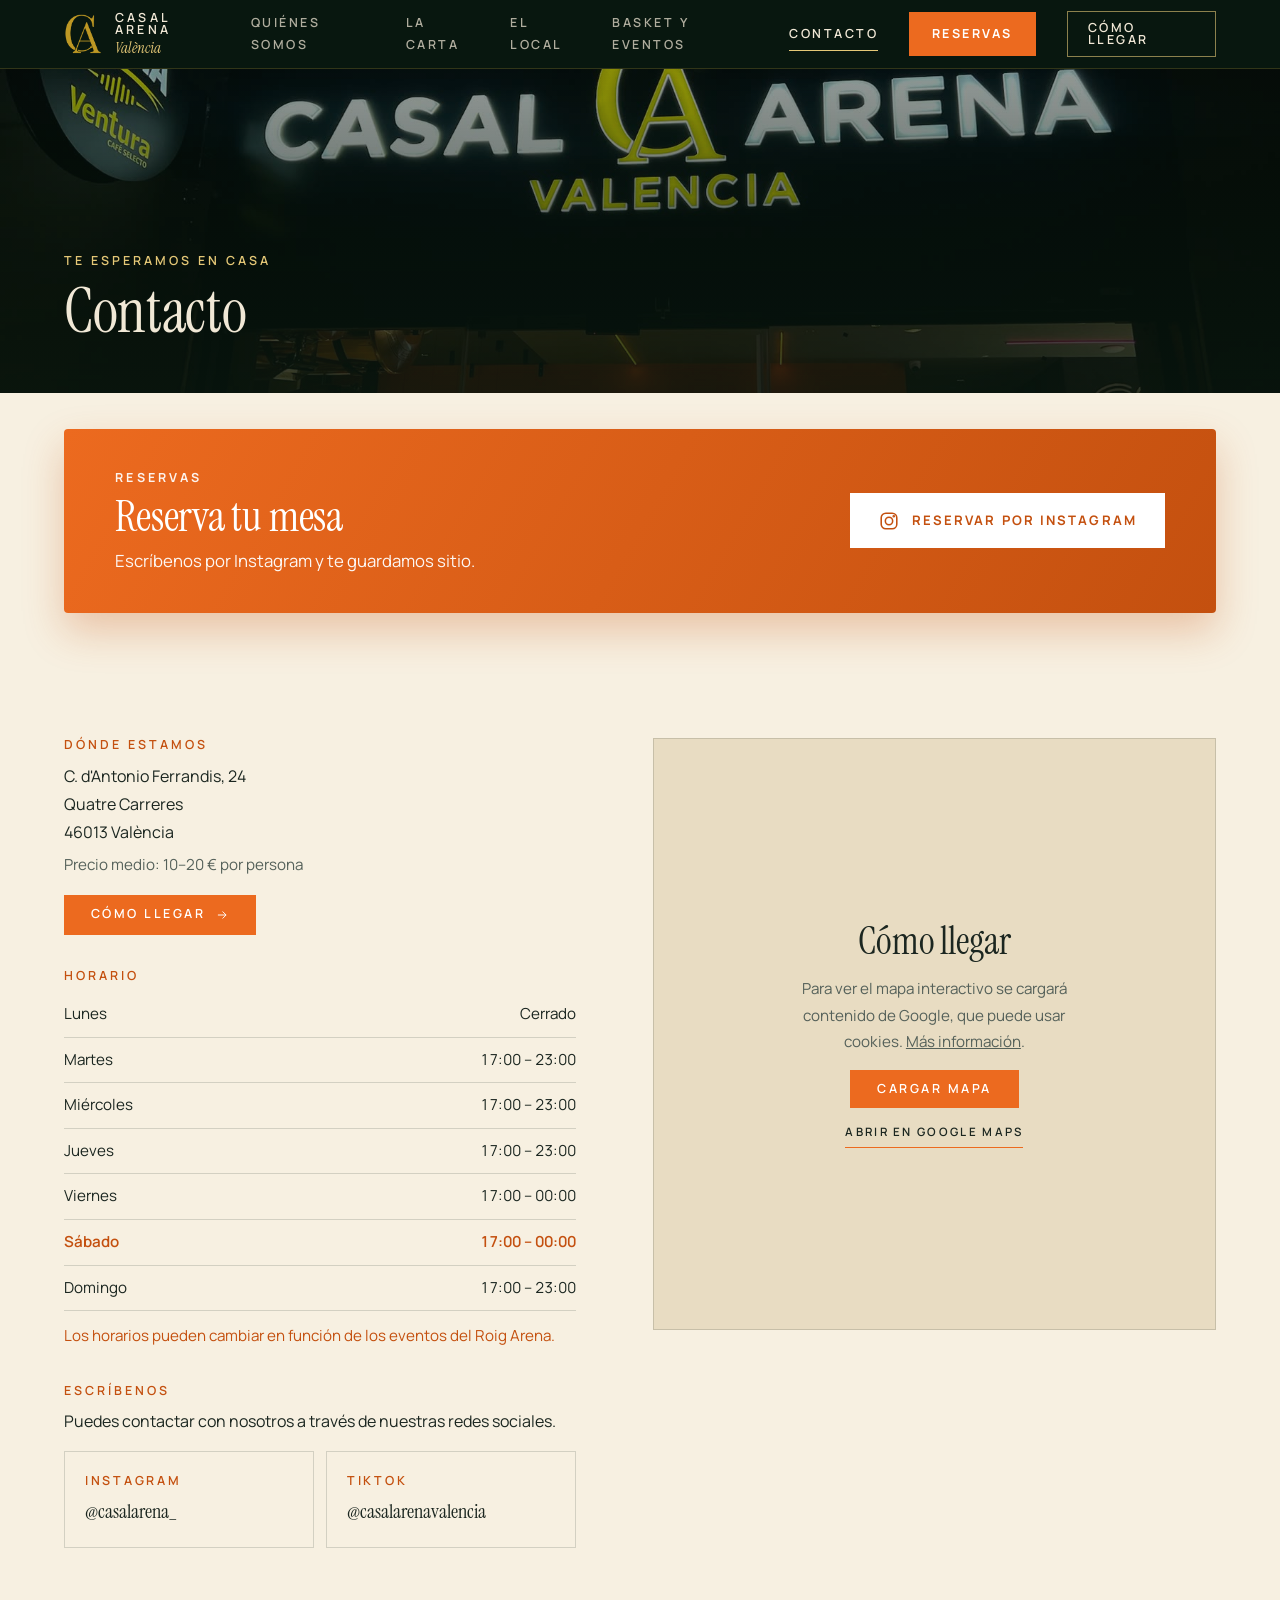
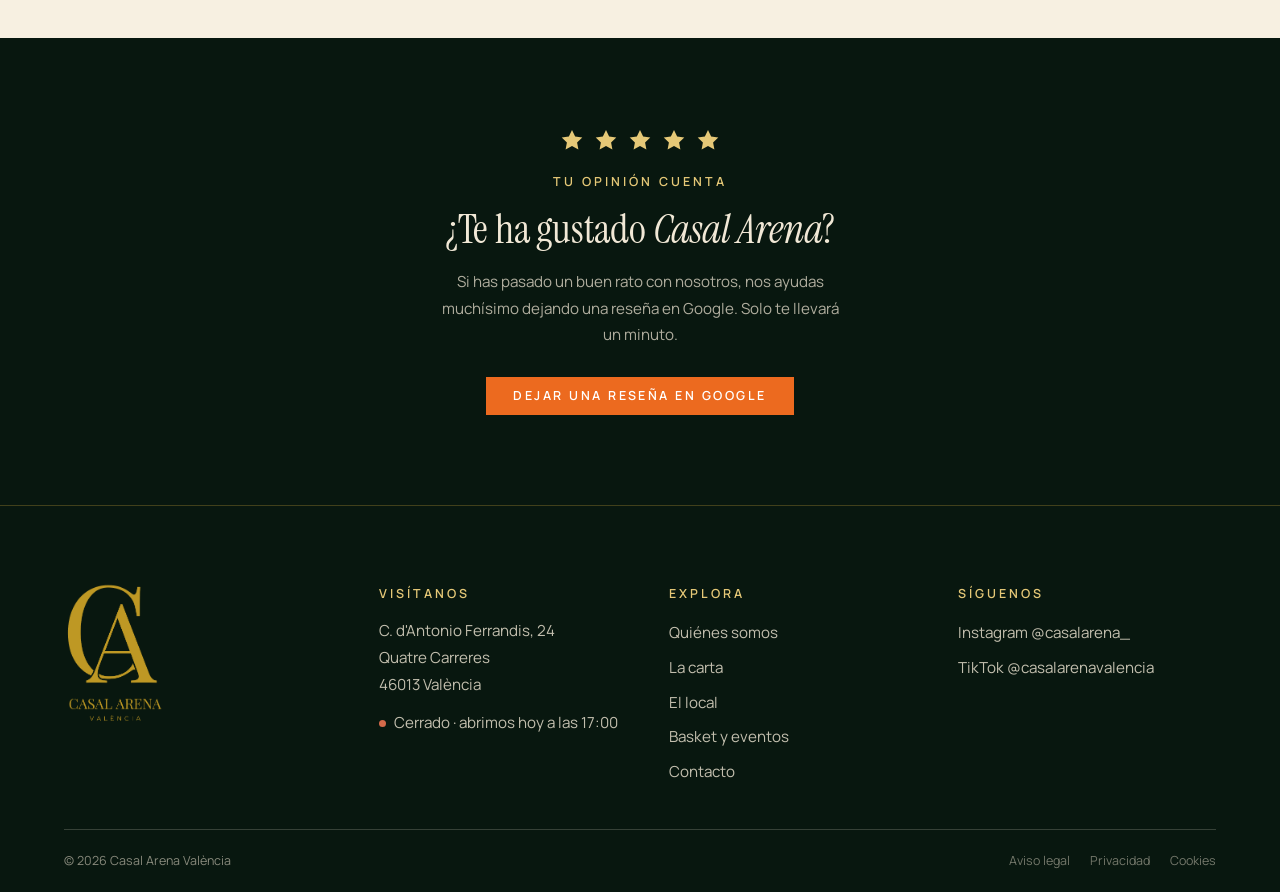
<file: contacto.html>
<!doctype html>
<html lang="es">
<head>
<meta charset="utf-8">
<meta name="viewport" content="width=device-width, initial-scale=1">
<title>Contacto · Casal Arena València</title>
<meta name="description" content="Dónde estamos, horario y redes sociales de Casal Arena, tasca y cafetería junto al Roig Arena en València.">
<meta name="theme-color" content="#08170f">
<link rel="canonical" href="https://casalarena.com/contacto.html">
<meta property="og:type" content="website">
<meta property="og:site_name" content="Casal Arena València">
<meta property="og:locale" content="es_ES">
<meta property="og:url" content="https://casalarena.com/contacto.html">
<meta property="og:title" content="Contacto · Casal Arena València">
<meta property="og:description" content="Dónde estamos, horario y redes sociales de Casal Arena, tasca y cafetería junto al Roig Arena en València.">
<meta property="og:image" content="https://casalarena.com/assets/img/fachada-noche.jpg">
<meta name="twitter:card" content="summary_large_image">
<link rel="icon" type="image/png" href="assets/img/logo-monograma.png">
<link rel="preload" href="assets/fonts/instrument-serif-latin-400-normal.woff2" as="font" type="font/woff2" crossorigin>
<link rel="preload" href="assets/fonts/manrope-latin-wght-normal.woff2" as="font" type="font/woff2" crossorigin>
<link rel="stylesheet" href="css/fonts.css?v=20261019">
<link rel="stylesheet" href="css/styles.css?v=20261019">
</head>
<body>
<header class="site-head">
  <div class="site-head__in">
    <a class="brand" href="index.html" aria-label="Casal Arena València, inicio">
      <img src="assets/img/logo-monograma.png" alt="" width="54" height="55">
      <span><b>Casal Arena</b><i>València</i></span>
    </a>
    <nav class="nav" id="nav" aria-label="Principal">
      <a href="quienes-somos.html">Quiénes somos</a>
      <a href="carta.html">La carta</a>
      <a href="el-local.html">El local</a>
      <a href="valencia-basket.html">Basket y eventos</a>
      <a href="contacto.html" aria-current="page">Contacto</a>
      <a class="nav__reserva" data-insta target="_blank" rel="noopener" href="#">Reservas</a>
      <a class="btn btn--solid" data-directions href="#">Cómo llegar</a>
    </nav>
    <button class="menu-btn" id="menuBtn" aria-label="Abrir menú" aria-expanded="false" aria-controls="nav"><span></span><span></span></button>
  </div>
</header>
<main>
<section class="phero">
  <img src="assets/img/fachada-noche.jpg" alt="" style="object-position:50% 45%">
  
  <div class="wrap">
    <p class="eyebrow">Te esperamos en casa</p>
    <h1 class="display">Contacto</h1>
  </div>
</section>

<section class="reserva" id="reservas">
  <div class="wrap">
    <div class="reserva__box">
      <div class="reserva__txt">
        <p class="reserva__eyebrow">Reservas</p>
        <h2 class="display reserva__title">Reserva tu mesa</h2>
        <p class="reserva__p">Escríbenos por Instagram y te guardamos sitio.</p>
      </div>
      <a class="reserva__btn" data-insta target="_blank" rel="noopener" href="#"><svg viewBox="0 0 24 24" aria-hidden="true"><rect x="3.5" y="3.5" width="17" height="17" rx="5"/><circle cx="12" cy="12" r="4"/><circle cx="17.2" cy="6.8" r=".6" fill="currentColor"/></svg><span>Reservar por Instagram</span></a>
    </div>
  </div>
</section>

<section class="sec">
  <div class="wrap contact">
    <div class="info reveal">
      <div>
        <h3 class="display">Dónde estamos</h3>
        <p data-addr></p>
        <p class="muted" style="margin-top:6px">Precio medio: <span data-price></span></p>
        <p style="margin-top:16px"><a class="btn btn--solid" data-directions href="#">Cómo llegar <svg viewBox="0 0 24 24" aria-hidden="true"><path d="M5 12h14M13 6l6 6-6 6"/></svg></a></p>
      </div>
      <div>
        <h3 class="display">Horario</h3>
        <table class="hours" data-hours></table>
        <p class="note" style="margin-top:12px" data-hours-note></p>
      </div>
      <div>
        <h3 class="display">Escríbenos</h3>
        <p style="margin-bottom:16px">Puedes contactar con nosotros a través de nuestras redes sociales.</p>
        <div class="social">
          <a data-insta href="#"><small>Instagram</small><strong data-insta-user></strong></a>
          <a data-tiktok href="#"><small>TikTok</small><strong data-tiktok-user></strong></a>
        </div>
      </div>
    </div>
    <div class="map reveal">
      <iframe id="mapFrame" title="Mapa de Casal Arena" referrerpolicy="no-referrer-when-downgrade" allowfullscreen hidden></iframe>
      <div class="map__gate" id="mapGate">
        <p class="display">Cómo llegar</p>
        <p class="muted">Para ver el mapa interactivo se cargará contenido de Google, que puede usar cookies. <a href="cookies.html">Más información</a>.</p>
        <button class="btn btn--solid" type="button" id="mapLoad">Cargar mapa</button>
        <a class="link-arrow" data-directions href="#">Abrir en Google Maps</a>
      </div>
    </div>
  </div>
</section>
<section class="sec darker reviews">
  <div class="wrap reviews__in reveal">
    <div class="reviews__stars" aria-hidden="true"><svg viewBox="0 0 24 24" aria-hidden="true"><path d="M12 2.8l2.9 6 6.6.9-4.8 4.6 1.2 6.5L12 17.6 6.1 20.8l1.2-6.5L2.5 9.7l6.6-.9z"/></svg><svg viewBox="0 0 24 24" aria-hidden="true"><path d="M12 2.8l2.9 6 6.6.9-4.8 4.6 1.2 6.5L12 17.6 6.1 20.8l1.2-6.5L2.5 9.7l6.6-.9z"/></svg><svg viewBox="0 0 24 24" aria-hidden="true"><path d="M12 2.8l2.9 6 6.6.9-4.8 4.6 1.2 6.5L12 17.6 6.1 20.8l1.2-6.5L2.5 9.7l6.6-.9z"/></svg><svg viewBox="0 0 24 24" aria-hidden="true"><path d="M12 2.8l2.9 6 6.6.9-4.8 4.6 1.2 6.5L12 17.6 6.1 20.8l1.2-6.5L2.5 9.7l6.6-.9z"/></svg><svg viewBox="0 0 24 24" aria-hidden="true"><path d="M12 2.8l2.9 6 6.6.9-4.8 4.6 1.2 6.5L12 17.6 6.1 20.8l1.2-6.5L2.5 9.7l6.6-.9z"/></svg></div>
    <p class="eyebrow">Tu opinión cuenta</p>
    <h2 class="display h-lg">¿Te ha gustado <em class="serif-i">Casal Arena</em>?</h2>
    <p class="muted reviews__txt">Si has pasado un buen rato con nosotros, nos ayudas muchísimo dejando una reseña en Google. Solo te llevará un minuto.</p>
    <div class="reviews__cta">
      <a class="btn btn--solid" data-reviews target="_blank" rel="noopener" href="#">Dejar una reseña en Google</a>
    </div>
  </div>
</section>

</main>
<footer class="site-foot">
  <div class="wrap">
    <div class="foot">
      <a href="index.html" aria-label="Casal Arena València, inicio"><img src="assets/img/logo-casal-arena.png" alt="Casal Arena València" width="135" height="190" loading="lazy"></a>
      <div>
        <h4>Visítanos</h4>
        <p data-addr></p>
        <p style="margin-top:12px" data-open-status></p>
      </div>
      <div>
        <h4>Explora</h4>
        <ul>
        <li><a href="quienes-somos.html">Quiénes somos</a></li>
        <li><a href="carta.html">La carta</a></li>
        <li><a href="el-local.html">El local</a></li>
        <li><a href="valencia-basket.html">Basket y eventos</a></li>
        <li><a href="contacto.html">Contacto</a></li>
        </ul>
      </div>
      <div>
        <h4>Síguenos</h4>
        <ul>
          <li><a data-insta href="#">Instagram <span data-insta-user></span></a></li>
          <li><a data-tiktok href="#">TikTok <span data-tiktok-user></span></a></li>
        </ul>
      </div>
    </div>
    <div class="foot__end"><span>© <span data-year></span> Casal Arena València</span><span class="foot__legal"><a href="aviso-legal.html">Aviso legal</a><a href="privacidad.html">Privacidad</a><a href="cookies.html">Cookies</a></span></div>
  </div>
</footer>
<script src="data/carta.js"></script>
<script src="data/partidos.js"></script>
<script src="data/eventos.js"></script>
<script src="data/contacto.js"></script>
<script src="js/main.js?v=20261019"></script>
</body>
</html>
</file>
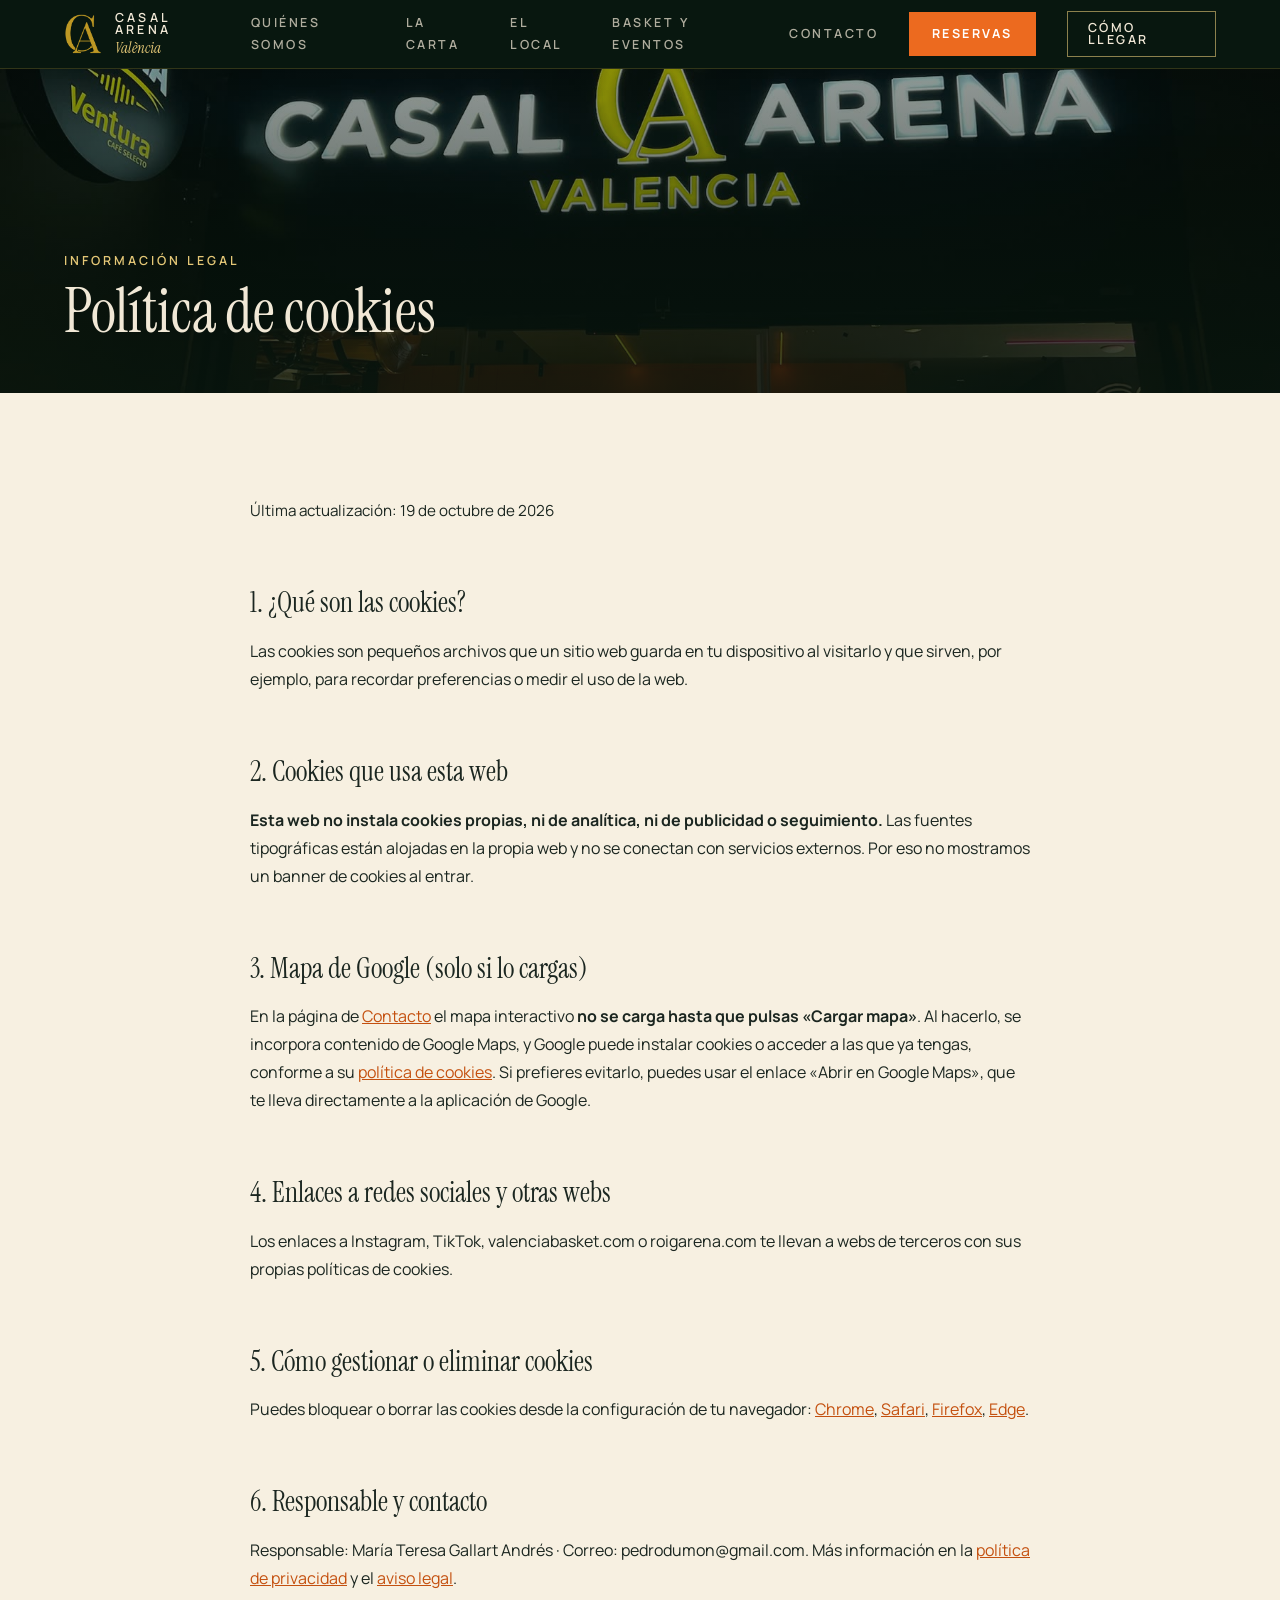
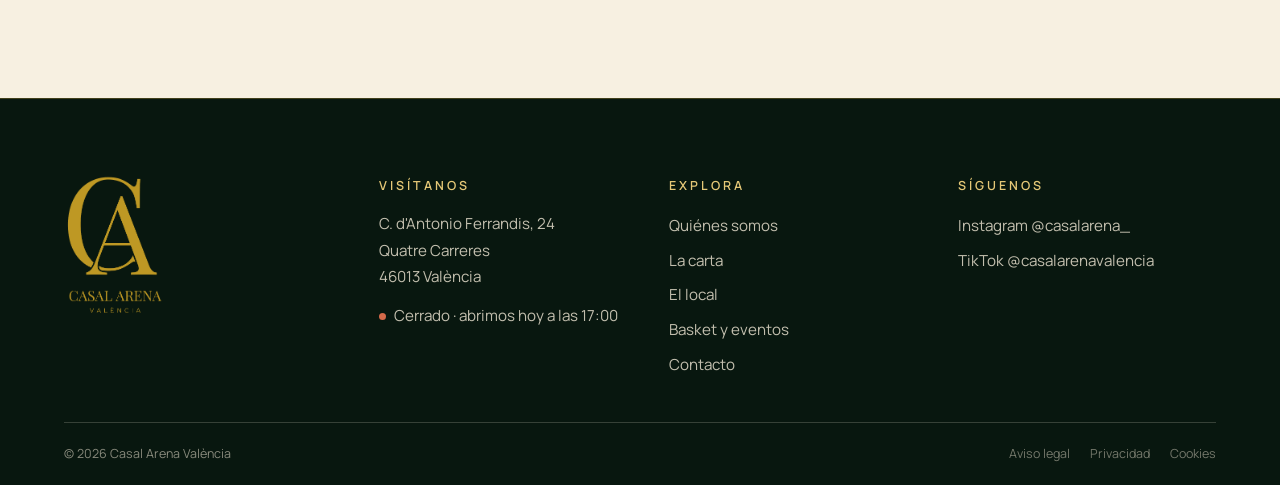
<file: cookies.html>
<!doctype html>
<html lang="es">
<head>
<meta charset="utf-8">
<meta name="viewport" content="width=device-width, initial-scale=1">
<title>Política de cookies · Casal Arena València</title>
<meta name="description" content="Política de cookies de casalarena.com: esta web no usa cookies propias ni de analítica o publicidad.">
<meta name="theme-color" content="#08170f">
<link rel="canonical" href="https://casalarena.com/cookies.html">
<meta property="og:type" content="website">
<meta property="og:site_name" content="Casal Arena València">
<meta property="og:locale" content="es_ES">
<meta property="og:url" content="https://casalarena.com/cookies.html">
<meta property="og:title" content="Política de cookies · Casal Arena València">
<meta property="og:description" content="Política de cookies de casalarena.com: esta web no usa cookies propias ni de analítica o publicidad.">
<meta property="og:image" content="https://casalarena.com/assets/img/fachada-noche.jpg">
<meta name="twitter:card" content="summary_large_image">
<link rel="icon" type="image/png" href="assets/img/logo-monograma.png">
<link rel="preload" href="assets/fonts/instrument-serif-latin-400-normal.woff2" as="font" type="font/woff2" crossorigin>
<link rel="preload" href="assets/fonts/manrope-latin-wght-normal.woff2" as="font" type="font/woff2" crossorigin>
<link rel="stylesheet" href="css/fonts.css?v=20261019">
<link rel="stylesheet" href="css/styles.css?v=20261019">
</head>
<body>
<header class="site-head">
  <div class="site-head__in">
    <a class="brand" href="index.html" aria-label="Casal Arena València, inicio">
      <img src="assets/img/logo-monograma.png" alt="" width="54" height="55">
      <span><b>Casal Arena</b><i>València</i></span>
    </a>
    <nav class="nav" id="nav" aria-label="Principal">
      <a href="quienes-somos.html">Quiénes somos</a>
      <a href="carta.html">La carta</a>
      <a href="el-local.html">El local</a>
      <a href="valencia-basket.html">Basket y eventos</a>
      <a href="contacto.html">Contacto</a>
      <a class="nav__reserva" data-insta target="_blank" rel="noopener" href="#">Reservas</a>
      <a class="btn btn--solid" data-directions href="#">Cómo llegar</a>
    </nav>
    <button class="menu-btn" id="menuBtn" aria-label="Abrir menú" aria-expanded="false" aria-controls="nav"><span></span><span></span></button>
  </div>
</header>
<main>
<section class="phero">
  <img src="assets/img/fachada-noche.jpg" alt="" style="object-position:50% 45%">
  
  <div class="wrap">
    <p class="eyebrow">Información legal</p>
    <h1 class="display">Política de cookies</h1>
  </div>
</section>

<section class="sec">
  <div class="wrap legal">
    <p class="muted">Última actualización: 19 de octubre de 2026</p>

    <h2>1. ¿Qué son las cookies?</h2>
    <p>Las cookies son pequeños archivos que un sitio web guarda en tu dispositivo al visitarlo y que sirven, por ejemplo, para recordar preferencias o medir el uso de la web.</p>
    <h2>2. Cookies que usa esta web</h2>
    <p><strong>Esta web no instala cookies propias, ni de analítica, ni de publicidad o seguimiento.</strong> Las fuentes tipográficas están alojadas en la propia web y no se conectan con servicios externos. Por eso no mostramos un banner de cookies al entrar.</p>
    <h2>3. Mapa de Google (solo si lo cargas)</h2>
    <p>En la página de <a href="contacto.html">Contacto</a> el mapa interactivo <strong>no se carga hasta que pulsas «Cargar mapa»</strong>. Al hacerlo, se incorpora contenido de Google Maps, y Google puede instalar cookies o acceder a las que ya tengas, conforme a su <a href="https://policies.google.com/technologies/cookies" target="_blank" rel="noopener">política de cookies</a>. Si prefieres evitarlo, puedes usar el enlace «Abrir en Google Maps», que te lleva directamente a la aplicación de Google.</p>
    <h2>4. Enlaces a redes sociales y otras webs</h2>
    <p>Los enlaces a Instagram, TikTok, valenciabasket.com o roigarena.com te llevan a webs de terceros con sus propias políticas de cookies.</p>
    <h2>5. Cómo gestionar o eliminar cookies</h2>
    <p>Puedes bloquear o borrar las cookies desde la configuración de tu navegador: <a href="https://support.google.com/chrome/answer/95647" target="_blank" rel="noopener">Chrome</a>, <a href="https://support.apple.com/es-es/guide/safari/sfri11471/mac" target="_blank" rel="noopener">Safari</a>, <a href="https://support.mozilla.org/es/kb/habilitar-y-deshabilitar-cookies-sitios-web-rastrear-preferencias" target="_blank" rel="noopener">Firefox</a>, <a href="https://support.microsoft.com/es-es/microsoft-edge/eliminar-las-cookies-en-microsoft-edge-63947406-40ac-c3b8-57b9-2a946a29ae09" target="_blank" rel="noopener">Edge</a>.</p>
    <h2>6. Responsable y contacto</h2>
    <p>Responsable: María Teresa Gallart Andrés · Correo: pedrodumon@gmail.com. Más información en la <a href="privacidad.html">política de privacidad</a> y el <a href="aviso-legal.html">aviso legal</a>.</p>

  </div>
</section>
</main>
<footer class="site-foot">
  <div class="wrap">
    <div class="foot">
      <a href="index.html" aria-label="Casal Arena València, inicio"><img src="assets/img/logo-casal-arena.png" alt="Casal Arena València" width="135" height="190" loading="lazy"></a>
      <div>
        <h4>Visítanos</h4>
        <p data-addr></p>
        <p style="margin-top:12px" data-open-status></p>
      </div>
      <div>
        <h4>Explora</h4>
        <ul>
        <li><a href="quienes-somos.html">Quiénes somos</a></li>
        <li><a href="carta.html">La carta</a></li>
        <li><a href="el-local.html">El local</a></li>
        <li><a href="valencia-basket.html">Basket y eventos</a></li>
        <li><a href="contacto.html">Contacto</a></li>
        </ul>
      </div>
      <div>
        <h4>Síguenos</h4>
        <ul>
          <li><a data-insta href="#">Instagram <span data-insta-user></span></a></li>
          <li><a data-tiktok href="#">TikTok <span data-tiktok-user></span></a></li>
        </ul>
      </div>
    </div>
    <div class="foot__end"><span>© <span data-year></span> Casal Arena València</span><span class="foot__legal"><a href="aviso-legal.html">Aviso legal</a><a href="privacidad.html">Privacidad</a><a href="cookies.html">Cookies</a></span></div>
  </div>
</footer>
<script src="data/carta.js"></script>
<script src="data/partidos.js"></script>
<script src="data/eventos.js"></script>
<script src="data/contacto.js"></script>
<script src="js/main.js?v=20261019"></script>
</body>
</html>
</file>
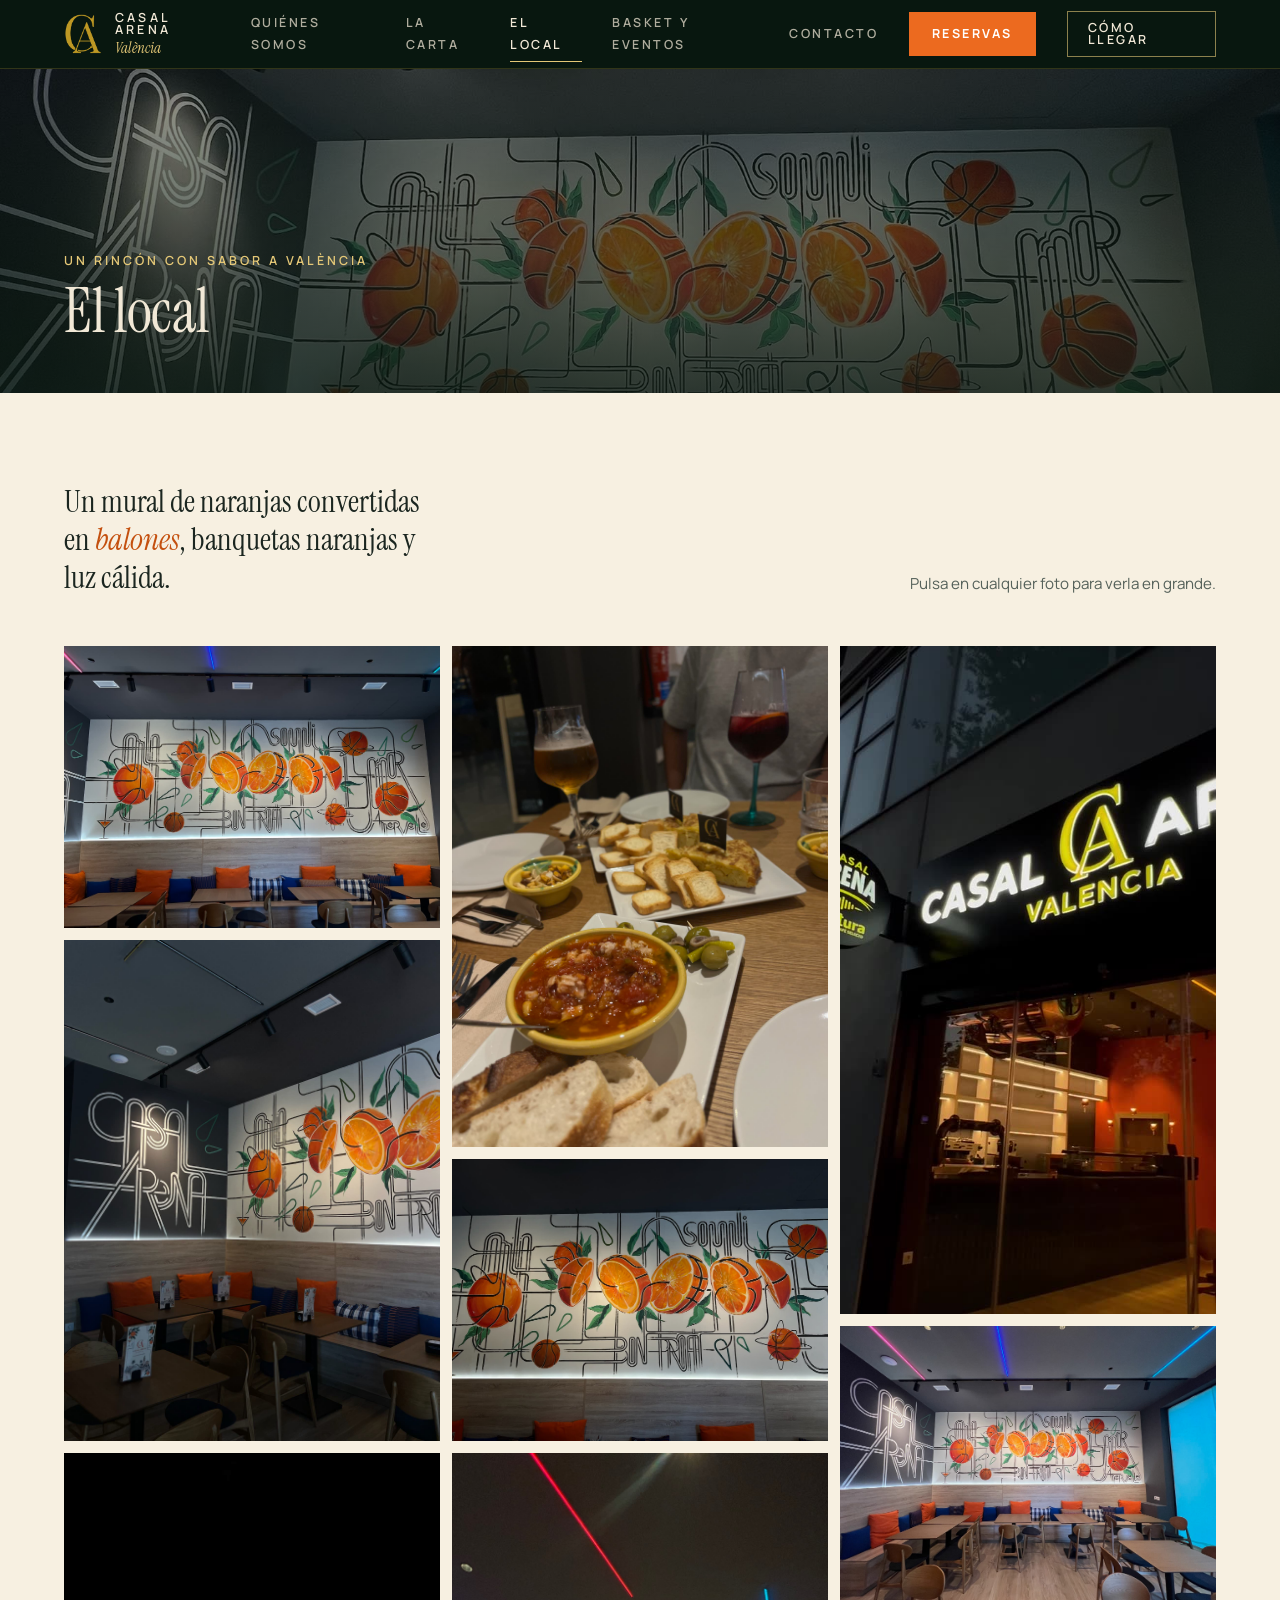
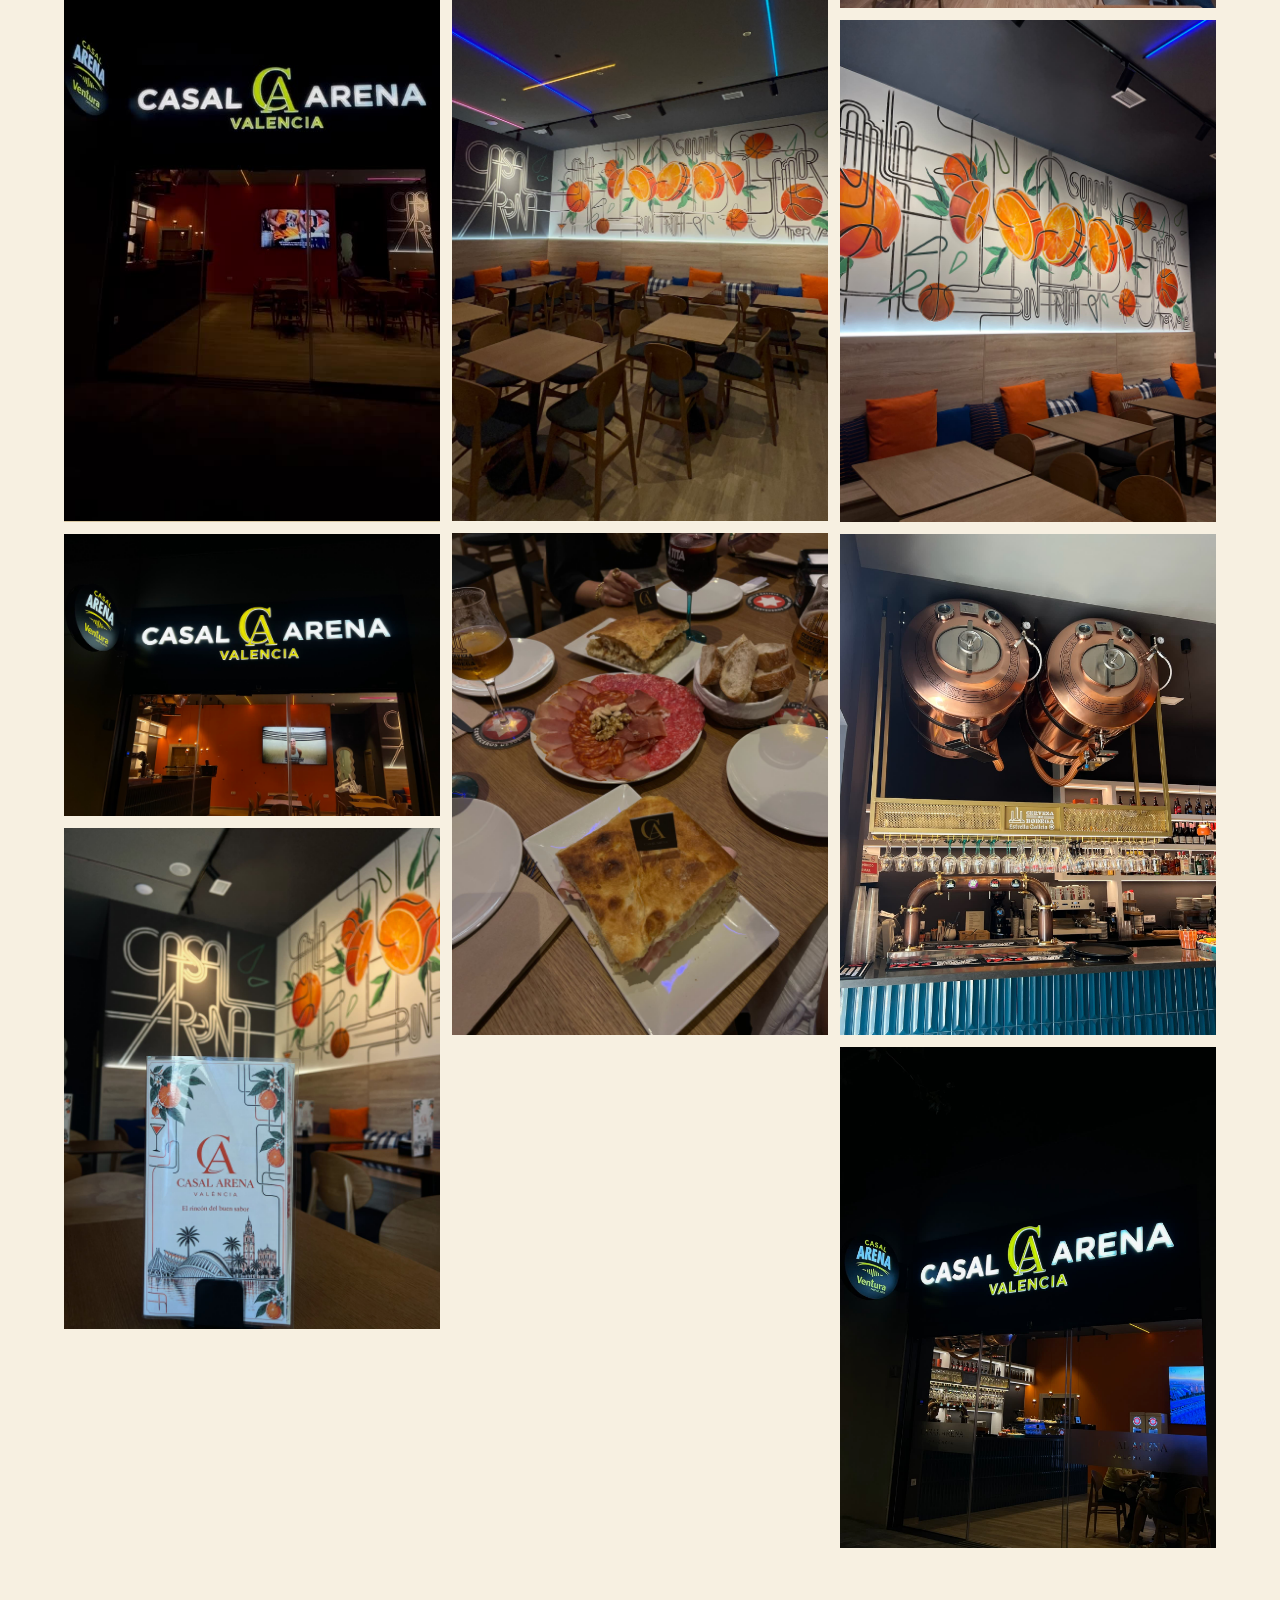
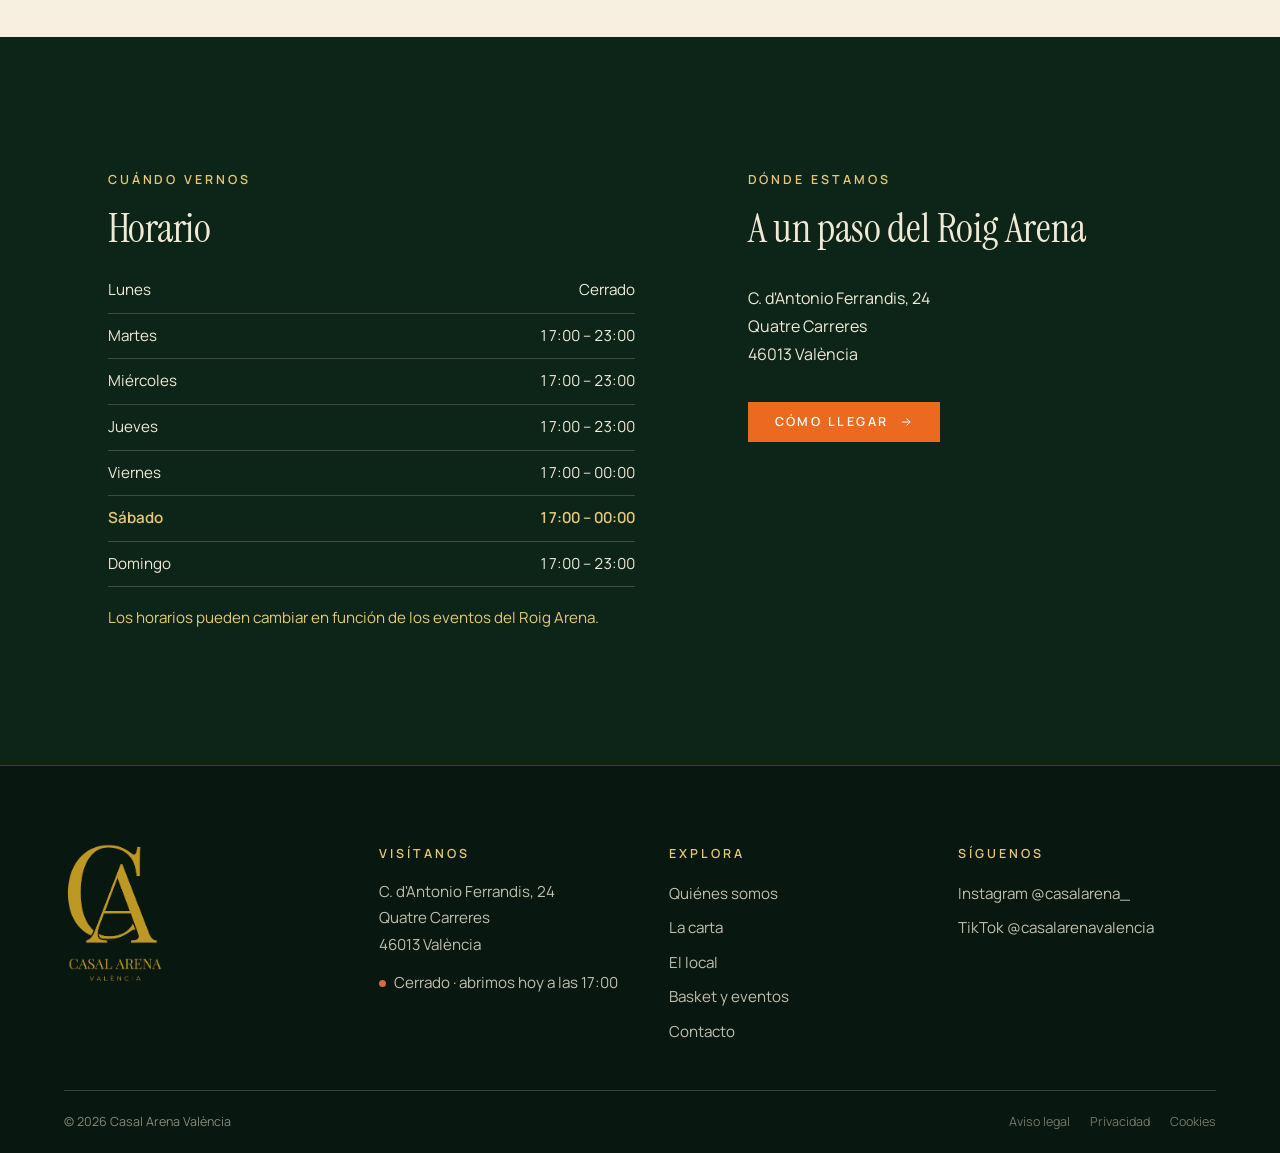
<file: el-local.html>
<!doctype html>
<html lang="es">
<head>
<meta charset="utf-8">
<meta name="viewport" content="width=device-width, initial-scale=1">
<title>El local · Casal Arena València</title>
<meta name="description" content="Conoce el local de Casal Arena: un mural de naranjas convertidas en balones, banquetas naranjas y ambiente cálido junto al Roig Arena.">
<meta name="theme-color" content="#08170f">
<link rel="canonical" href="https://casalarena.com/el-local.html">
<meta property="og:type" content="website">
<meta property="og:site_name" content="Casal Arena València">
<meta property="og:locale" content="es_ES">
<meta property="og:url" content="https://casalarena.com/el-local.html">
<meta property="og:title" content="El local · Casal Arena València">
<meta property="og:description" content="Conoce el local de Casal Arena: un mural de naranjas convertidas en balones, banquetas naranjas y ambiente cálido junto al Roig Arena.">
<meta property="og:image" content="https://casalarena.com/assets/img/local-pared-casal-arena.jpg">
<meta name="twitter:card" content="summary_large_image">
<link rel="icon" type="image/png" href="assets/img/logo-monograma.png">
<link rel="preload" href="assets/fonts/instrument-serif-latin-400-normal.woff2" as="font" type="font/woff2" crossorigin>
<link rel="preload" href="assets/fonts/manrope-latin-wght-normal.woff2" as="font" type="font/woff2" crossorigin>
<link rel="stylesheet" href="css/fonts.css?v=20261019">
<link rel="stylesheet" href="css/styles.css?v=20261019">
</head>
<body>
<header class="site-head">
  <div class="site-head__in">
    <a class="brand" href="index.html" aria-label="Casal Arena València, inicio">
      <img src="assets/img/logo-monograma.png" alt="" width="54" height="55">
      <span><b>Casal Arena</b><i>València</i></span>
    </a>
    <nav class="nav" id="nav" aria-label="Principal">
      <a href="quienes-somos.html">Quiénes somos</a>
      <a href="carta.html">La carta</a>
      <a href="el-local.html" aria-current="page">El local</a>
      <a href="valencia-basket.html">Basket y eventos</a>
      <a href="contacto.html">Contacto</a>
      <a class="nav__reserva" data-insta target="_blank" rel="noopener" href="#">Reservas</a>
      <a class="btn btn--solid" data-directions href="#">Cómo llegar</a>
    </nav>
    <button class="menu-btn" id="menuBtn" aria-label="Abrir menú" aria-expanded="false" aria-controls="nav"><span></span><span></span></button>
  </div>
</header>
<main>
<section class="phero">
  <img src="assets/img/local-pared-casal-arena.jpg" alt="" style="object-position:50% 45%">
  
  <div class="wrap">
    <p class="eyebrow">Un rincón con sabor a València</p>
    <h1 class="display">El local</h1>
  </div>
</section>

<section class="sec">
  <div class="wrap">
    <div class="sec-head reveal">
      <p class="lead" style="max-width:26ch">Un mural de naranjas convertidas en <em>balones</em>, banquetas naranjas y luz cálida.</p>
      <p class="muted" style="max-width:36ch;margin:0">Pulsa en cualquier foto para verla en grande.</p>
    </div>
    <div class="masonry" data-lightbox>
    <button type="button" data-src="assets/img/local-mural-panoramica.jpg" data-alt="Mural de naranjas y balones sobre la zona de banquetas"><img src="assets/img/local-mural-panoramica.jpg" alt="Mural de naranjas y balones sobre la zona de banquetas" loading="lazy"></button>
    <button type="button" data-src="assets/img/local-pared-letras.jpg" data-alt="Pared con el nombre Casal Arena y mural"><img src="assets/img/local-pared-letras.jpg" alt="Pared con el nombre Casal Arena y mural" loading="lazy"></button>
    <div class="is-video"><video src="assets/video/clip-7974.mp4" poster="assets/img/clip-7974.jpg" autoplay muted loop playsinline preload="metadata" aria-label="Vídeo del local"></video></div>
    <button type="button" data-src="assets/img/fachada-noche.jpg" data-alt="Fachada de Casal Arena de noche"><img src="assets/img/fachada-noche.jpg" alt="Fachada de Casal Arena de noche" loading="lazy"></button>
    <button type="button" data-src="assets/img/carta-en-sala.jpg" data-alt="Nuestra carta ilustrada sobre la mesa"><img src="assets/img/carta-en-sala.jpg" alt="Nuestra carta ilustrada sobre la mesa" loading="lazy"></button>
    <button type="button" data-src="assets/img/plato-guiso.jpg" data-alt="Guiso con pan y aceitunas"><img src="assets/img/plato-guiso.jpg" alt="Guiso con pan y aceitunas" loading="lazy"></button>
    <button type="button" data-src="assets/img/local-mural-detalle.jpg" data-alt="Detalle del mural de naranjas y balones"><img src="assets/img/local-mural-detalle.jpg" alt="Detalle del mural de naranjas y balones" loading="lazy"></button>
    <button type="button" data-src="assets/img/local-sala-luces.jpg" data-alt="Sala con luces de colores"><img src="assets/img/local-sala-luces.jpg" alt="Sala con luces de colores" loading="lazy"></button>
    <button type="button" data-src="assets/img/mesa-tapas.jpg" data-alt="Mesa con tapas y cervezas"><img src="assets/img/mesa-tapas.jpg" alt="Mesa con tapas y cervezas" loading="lazy"></button>
    <div class="is-video"><video src="assets/video/clip-7869.mp4" poster="assets/img/clip-7869.jpg" autoplay muted loop playsinline preload="metadata" aria-label="Vídeo del local"></video></div>
    <button type="button" data-src="assets/img/local-sala.jpg" data-alt="Sala principal de Casal Arena"><img src="assets/img/local-sala.jpg" alt="Sala principal de Casal Arena" loading="lazy"></button>
    <button type="button" data-src="assets/img/local-mural-cojines.jpg" data-alt="Mural y banquetas naranjas"><img src="assets/img/local-mural-cojines.jpg" alt="Mural y banquetas naranjas" loading="lazy"></button>
    <button type="button" data-src="assets/img/local-barra-cobre.jpg" data-alt="La barra con los depósitos de cobre"><img src="assets/img/local-barra-cobre.jpg" alt="La barra con los depósitos de cobre" loading="lazy"></button>
    <button type="button" data-src="assets/img/fachada-noche-2.jpg" data-alt="Casal Arena iluminado de noche"><img src="assets/img/fachada-noche-2.jpg" alt="Casal Arena iluminado de noche" loading="lazy"></button>
    </div>
  </div>
</section>

<section class="sec dark">
  <div class="wrap duo">
    <div class="panel reveal">
      <p class="eyebrow" style="margin:0">Cuándo vernos</p>
      <h2 class="display h-lg">Horario</h2>
      <table class="hours" data-hours></table>
      <p class="note" data-hours-note></p>
    </div>
    <div class="panel reveal">
      <p class="eyebrow" style="margin:0">Dónde estamos</p>
      <h2 class="display h-lg">A un paso del Roig Arena</h2>
      <p data-addr></p>
      <div><a class="btn btn--solid" data-directions href="#">Cómo llegar <svg viewBox="0 0 24 24" aria-hidden="true"><path d="M5 12h14M13 6l6 6-6 6"/></svg></a></div>
    </div>
  </div>
</section>
</main>
<footer class="site-foot">
  <div class="wrap">
    <div class="foot">
      <a href="index.html" aria-label="Casal Arena València, inicio"><img src="assets/img/logo-casal-arena.png" alt="Casal Arena València" width="135" height="190" loading="lazy"></a>
      <div>
        <h4>Visítanos</h4>
        <p data-addr></p>
        <p style="margin-top:12px" data-open-status></p>
      </div>
      <div>
        <h4>Explora</h4>
        <ul>
        <li><a href="quienes-somos.html">Quiénes somos</a></li>
        <li><a href="carta.html">La carta</a></li>
        <li><a href="el-local.html">El local</a></li>
        <li><a href="valencia-basket.html">Basket y eventos</a></li>
        <li><a href="contacto.html">Contacto</a></li>
        </ul>
      </div>
      <div>
        <h4>Síguenos</h4>
        <ul>
          <li><a data-insta href="#">Instagram <span data-insta-user></span></a></li>
          <li><a data-tiktok href="#">TikTok <span data-tiktok-user></span></a></li>
        </ul>
      </div>
    </div>
    <div class="foot__end"><span>© <span data-year></span> Casal Arena València</span><span class="foot__legal"><a href="aviso-legal.html">Aviso legal</a><a href="privacidad.html">Privacidad</a><a href="cookies.html">Cookies</a></span></div>
  </div>
</footer>
<div class="lightbox" id="lightbox" role="dialog" aria-modal="true" aria-label="Foto ampliada" hidden>
  <button class="vbtn" id="lbClose" type="button" aria-label="Cerrar">×</button>
  <img id="lbImg" alt="">
</div>
<script src="data/carta.js"></script>
<script src="data/partidos.js"></script>
<script src="data/eventos.js"></script>
<script src="data/contacto.js"></script>
<script src="js/main.js?v=20261019"></script>
</body>
</html>
</file>
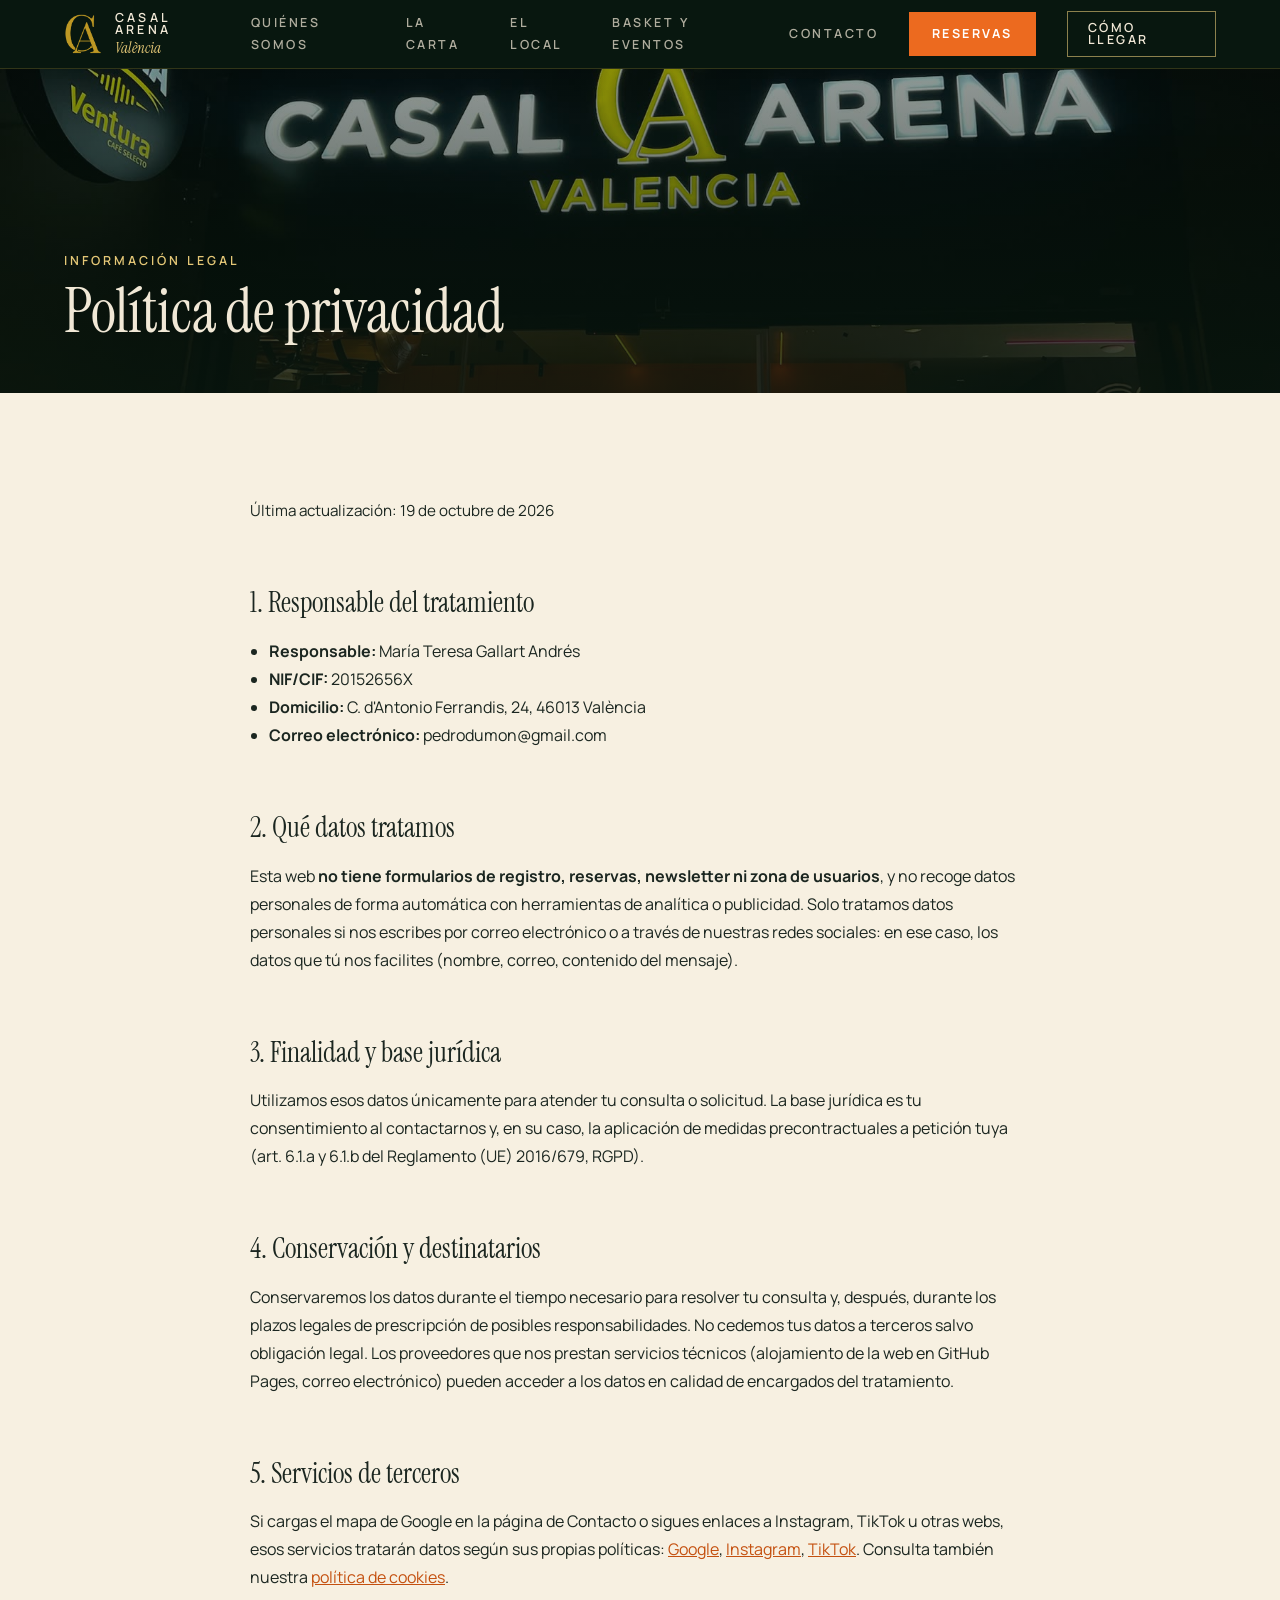
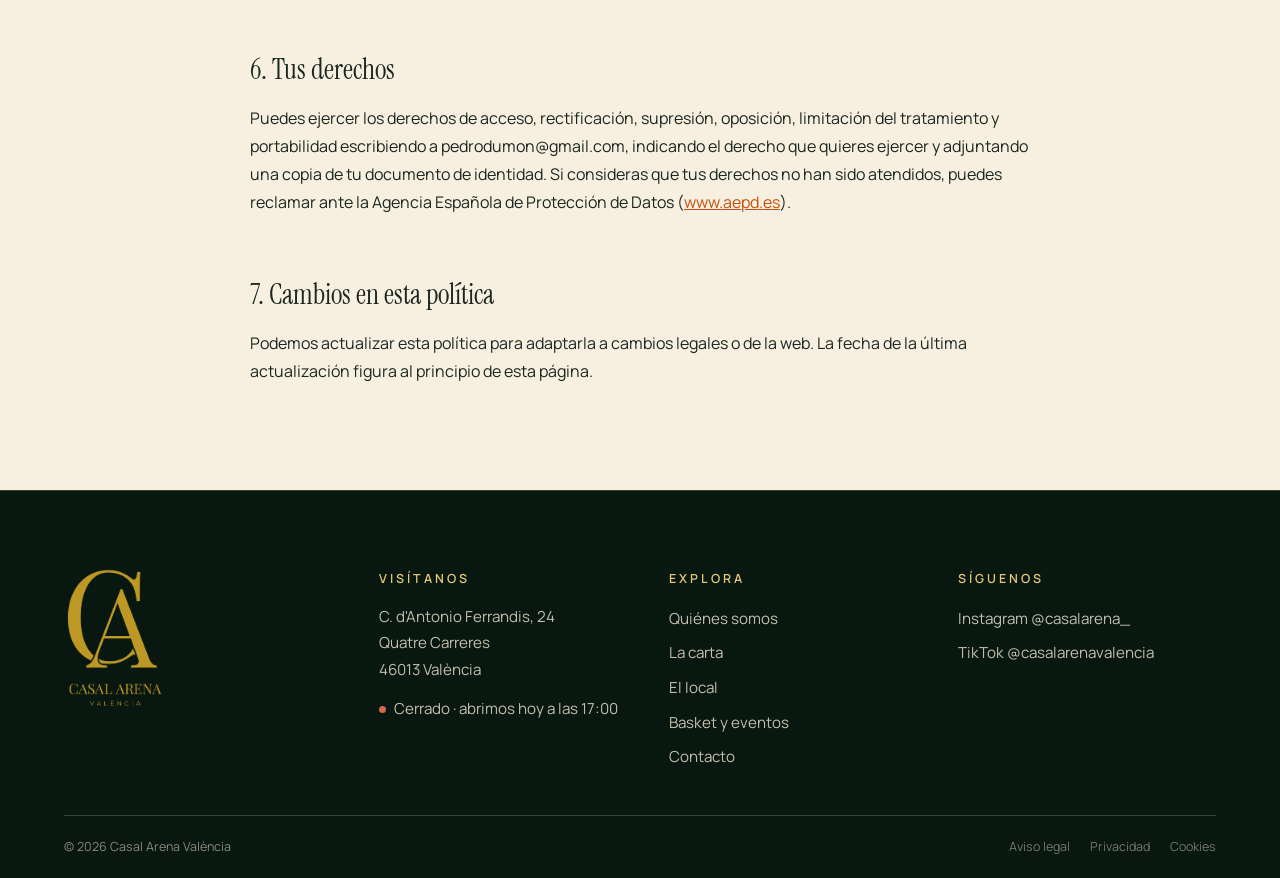
<file: privacidad.html>
<!doctype html>
<html lang="es">
<head>
<meta charset="utf-8">
<meta name="viewport" content="width=device-width, initial-scale=1">
<title>Política de privacidad · Casal Arena València</title>
<meta name="description" content="Política de privacidad de casalarena.com: qué datos tratamos, con qué finalidad y cómo ejercer tus derechos.">
<meta name="theme-color" content="#08170f">
<link rel="canonical" href="https://casalarena.com/privacidad.html">
<meta property="og:type" content="website">
<meta property="og:site_name" content="Casal Arena València">
<meta property="og:locale" content="es_ES">
<meta property="og:url" content="https://casalarena.com/privacidad.html">
<meta property="og:title" content="Política de privacidad · Casal Arena València">
<meta property="og:description" content="Política de privacidad de casalarena.com: qué datos tratamos, con qué finalidad y cómo ejercer tus derechos.">
<meta property="og:image" content="https://casalarena.com/assets/img/fachada-noche.jpg">
<meta name="twitter:card" content="summary_large_image">
<link rel="icon" type="image/png" href="assets/img/logo-monograma.png">
<link rel="preload" href="assets/fonts/instrument-serif-latin-400-normal.woff2" as="font" type="font/woff2" crossorigin>
<link rel="preload" href="assets/fonts/manrope-latin-wght-normal.woff2" as="font" type="font/woff2" crossorigin>
<link rel="stylesheet" href="css/fonts.css?v=20261019">
<link rel="stylesheet" href="css/styles.css?v=20261019">
</head>
<body>
<header class="site-head">
  <div class="site-head__in">
    <a class="brand" href="index.html" aria-label="Casal Arena València, inicio">
      <img src="assets/img/logo-monograma.png" alt="" width="54" height="55">
      <span><b>Casal Arena</b><i>València</i></span>
    </a>
    <nav class="nav" id="nav" aria-label="Principal">
      <a href="quienes-somos.html">Quiénes somos</a>
      <a href="carta.html">La carta</a>
      <a href="el-local.html">El local</a>
      <a href="valencia-basket.html">Basket y eventos</a>
      <a href="contacto.html">Contacto</a>
      <a class="nav__reserva" data-insta target="_blank" rel="noopener" href="#">Reservas</a>
      <a class="btn btn--solid" data-directions href="#">Cómo llegar</a>
    </nav>
    <button class="menu-btn" id="menuBtn" aria-label="Abrir menú" aria-expanded="false" aria-controls="nav"><span></span><span></span></button>
  </div>
</header>
<main>
<section class="phero">
  <img src="assets/img/fachada-noche.jpg" alt="" style="object-position:50% 45%">
  
  <div class="wrap">
    <p class="eyebrow">Información legal</p>
    <h1 class="display">Política de privacidad</h1>
  </div>
</section>

<section class="sec">
  <div class="wrap legal">
    <p class="muted">Última actualización: 19 de octubre de 2026</p>

    <h2>1. Responsable del tratamiento</h2>
    <ul>
      <li><strong>Responsable:</strong> María Teresa Gallart Andrés</li>
      <li><strong>NIF/CIF:</strong> 20152656X</li>
      <li><strong>Domicilio:</strong> C. d'Antonio Ferrandis, 24, 46013 València</li>
      <li><strong>Correo electrónico:</strong> pedrodumon@gmail.com</li>
    </ul>
    <h2>2. Qué datos tratamos</h2>
    <p>Esta web <strong>no tiene formularios de registro, reservas, newsletter ni zona de usuarios</strong>, y no recoge datos personales de forma automática con herramientas de analítica o publicidad. Solo tratamos datos personales si nos escribes por correo electrónico o a través de nuestras redes sociales: en ese caso, los datos que tú nos facilites (nombre, correo, contenido del mensaje).</p>
    <h2>3. Finalidad y base jurídica</h2>
    <p>Utilizamos esos datos únicamente para atender tu consulta o solicitud. La base jurídica es tu consentimiento al contactarnos y, en su caso, la aplicación de medidas precontractuales a petición tuya (art. 6.1.a y 6.1.b del Reglamento (UE) 2016/679, RGPD).</p>
    <h2>4. Conservación y destinatarios</h2>
    <p>Conservaremos los datos durante el tiempo necesario para resolver tu consulta y, después, durante los plazos legales de prescripción de posibles responsabilidades. No cedemos tus datos a terceros salvo obligación legal. Los proveedores que nos prestan servicios técnicos (alojamiento de la web en GitHub Pages, correo electrónico) pueden acceder a los datos en calidad de encargados del tratamiento.</p>
    <h2>5. Servicios de terceros</h2>
    <p>Si cargas el mapa de Google en la página de Contacto o sigues enlaces a Instagram, TikTok u otras webs, esos servicios tratarán datos según sus propias políticas: <a href="https://policies.google.com/privacy" target="_blank" rel="noopener">Google</a>, <a href="https://privacycenter.instagram.com/policy" target="_blank" rel="noopener">Instagram</a>, <a href="https://www.tiktok.com/legal/page/eea/privacy-policy/es" target="_blank" rel="noopener">TikTok</a>. Consulta también nuestra <a href="cookies.html">política de cookies</a>.</p>
    <h2>6. Tus derechos</h2>
    <p>Puedes ejercer los derechos de acceso, rectificación, supresión, oposición, limitación del tratamiento y portabilidad escribiendo a pedrodumon@gmail.com, indicando el derecho que quieres ejercer y adjuntando una copia de tu documento de identidad. Si consideras que tus derechos no han sido atendidos, puedes reclamar ante la Agencia Española de Protección de Datos (<a href="https://www.aepd.es" target="_blank" rel="noopener">www.aepd.es</a>).</p>
    <h2>7. Cambios en esta política</h2>
    <p>Podemos actualizar esta política para adaptarla a cambios legales o de la web. La fecha de la última actualización figura al principio de esta página.</p>

  </div>
</section>
</main>
<footer class="site-foot">
  <div class="wrap">
    <div class="foot">
      <a href="index.html" aria-label="Casal Arena València, inicio"><img src="assets/img/logo-casal-arena.png" alt="Casal Arena València" width="135" height="190" loading="lazy"></a>
      <div>
        <h4>Visítanos</h4>
        <p data-addr></p>
        <p style="margin-top:12px" data-open-status></p>
      </div>
      <div>
        <h4>Explora</h4>
        <ul>
        <li><a href="quienes-somos.html">Quiénes somos</a></li>
        <li><a href="carta.html">La carta</a></li>
        <li><a href="el-local.html">El local</a></li>
        <li><a href="valencia-basket.html">Basket y eventos</a></li>
        <li><a href="contacto.html">Contacto</a></li>
        </ul>
      </div>
      <div>
        <h4>Síguenos</h4>
        <ul>
          <li><a data-insta href="#">Instagram <span data-insta-user></span></a></li>
          <li><a data-tiktok href="#">TikTok <span data-tiktok-user></span></a></li>
        </ul>
      </div>
    </div>
    <div class="foot__end"><span>© <span data-year></span> Casal Arena València</span><span class="foot__legal"><a href="aviso-legal.html">Aviso legal</a><a href="privacidad.html">Privacidad</a><a href="cookies.html">Cookies</a></span></div>
  </div>
</footer>
<script src="data/carta.js"></script>
<script src="data/partidos.js"></script>
<script src="data/eventos.js"></script>
<script src="data/contacto.js"></script>
<script src="js/main.js?v=20261019"></script>
</body>
</html>
</file>
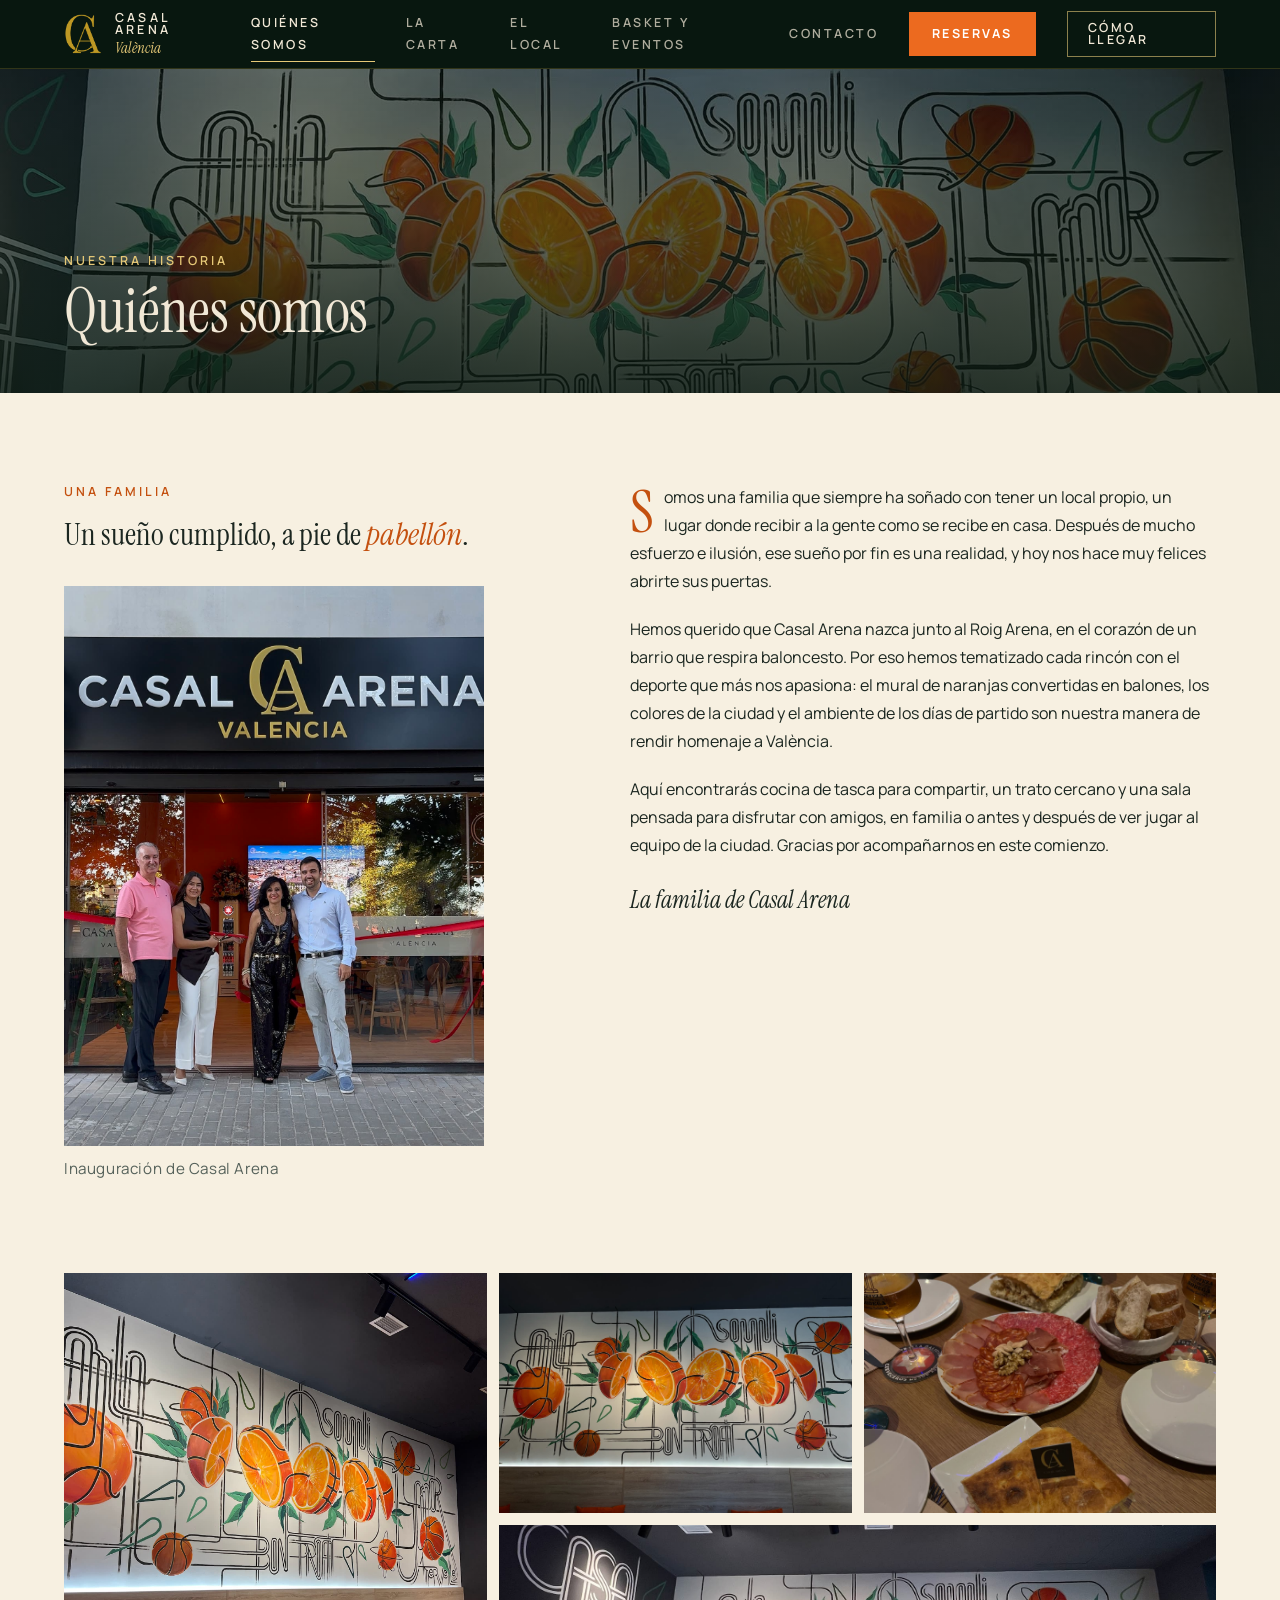
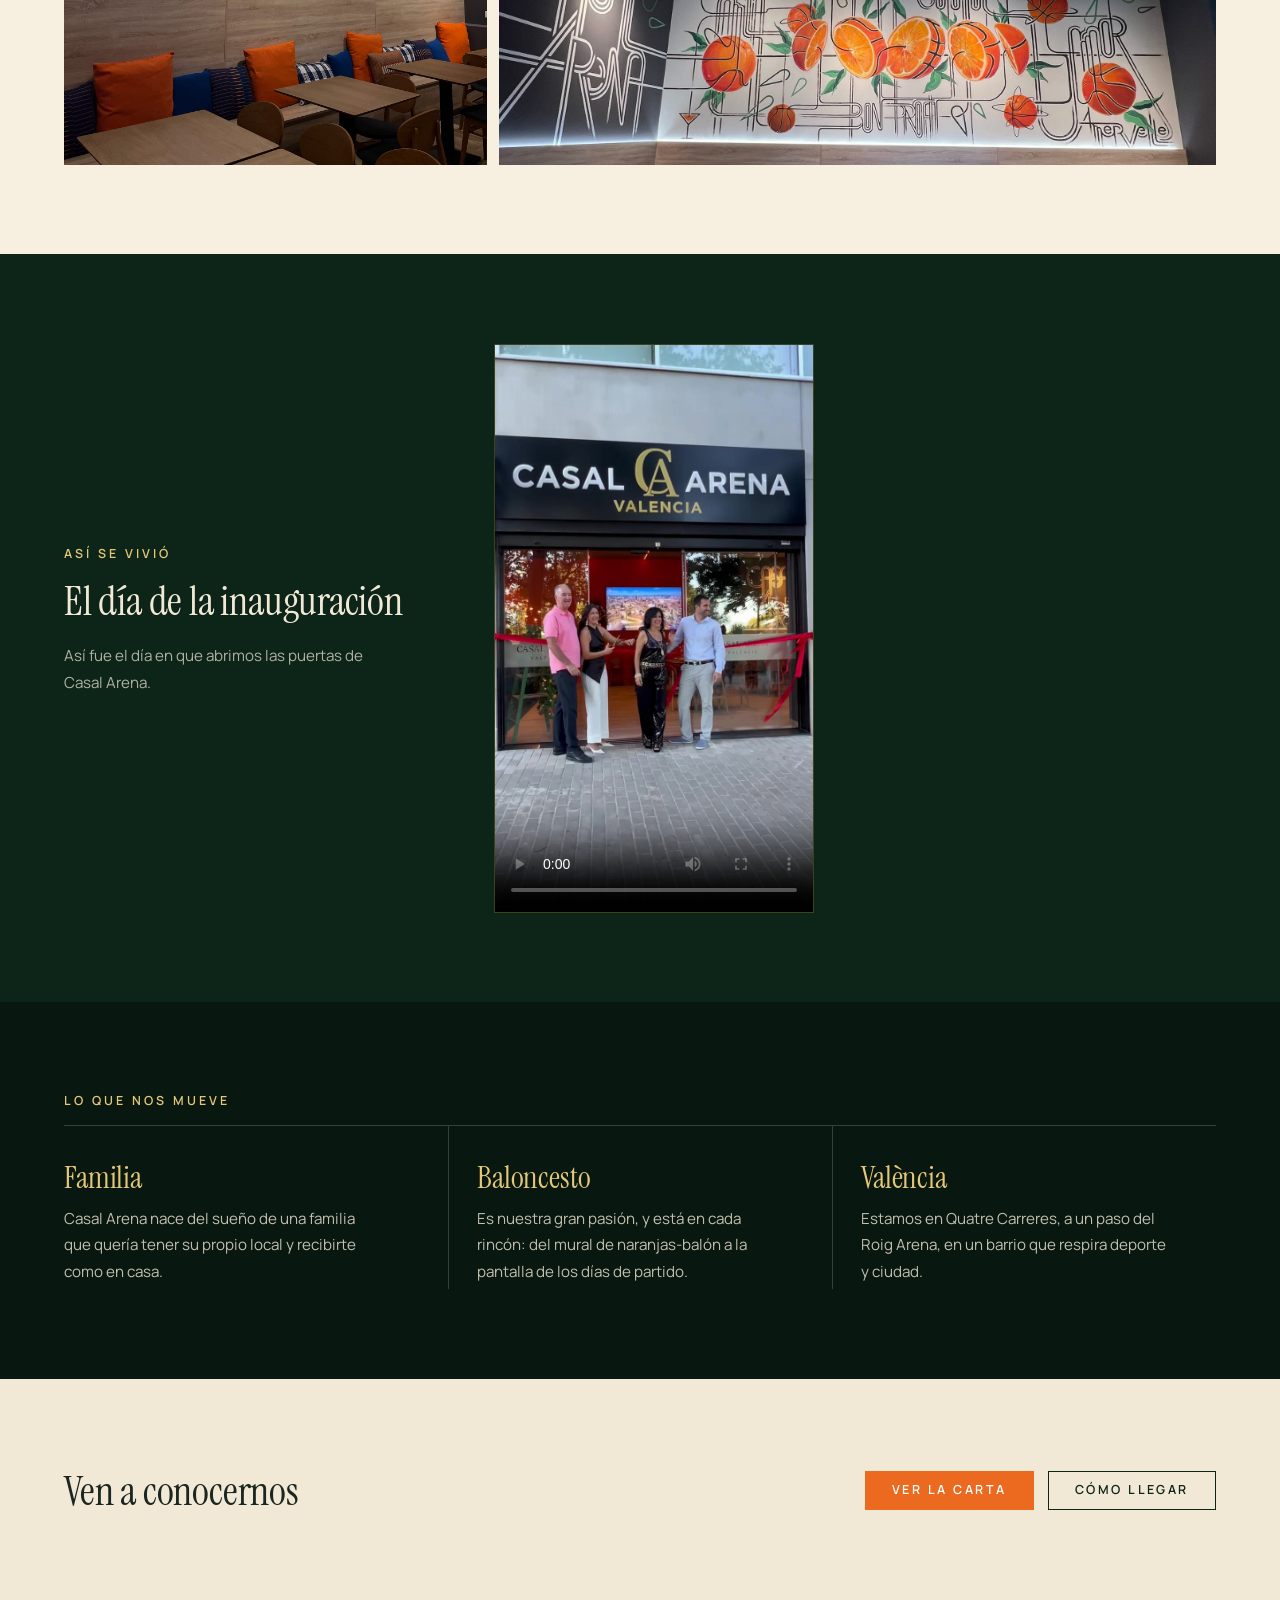
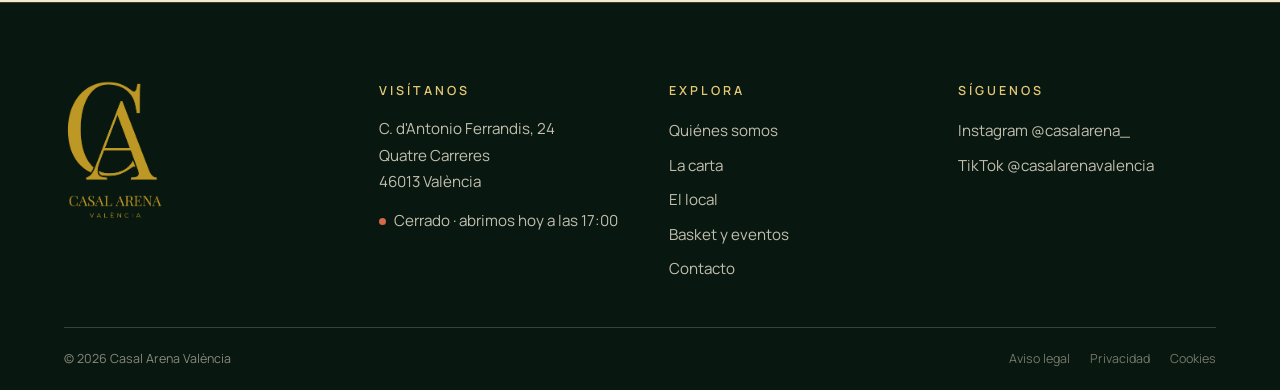
<file: quienes-somos.html>
<!doctype html>
<html lang="es">
<head>
<meta charset="utf-8">
<meta name="viewport" content="width=device-width, initial-scale=1">
<title>Quiénes somos · Casal Arena València</title>
<meta name="description" content="Somos una familia con el sueño de tener un local propio, junto al Roig Arena y tematizado con nuestra pasión: el baloncesto.">
<meta name="theme-color" content="#08170f">
<link rel="canonical" href="https://casalarena.com/quienes-somos.html">
<meta property="og:type" content="website">
<meta property="og:site_name" content="Casal Arena València">
<meta property="og:locale" content="es_ES">
<meta property="og:url" content="https://casalarena.com/quienes-somos.html">
<meta property="og:title" content="Quiénes somos · Casal Arena València">
<meta property="og:description" content="Somos una familia con el sueño de tener un local propio, junto al Roig Arena y tematizado con nuestra pasión: el baloncesto.">
<meta property="og:image" content="https://casalarena.com/assets/img/local-mural-panoramica.jpg">
<meta name="twitter:card" content="summary_large_image">
<link rel="icon" type="image/png" href="assets/img/logo-monograma.png">
<link rel="preload" href="assets/fonts/instrument-serif-latin-400-normal.woff2" as="font" type="font/woff2" crossorigin>
<link rel="preload" href="assets/fonts/manrope-latin-wght-normal.woff2" as="font" type="font/woff2" crossorigin>
<link rel="stylesheet" href="css/fonts.css?v=20261019">
<link rel="stylesheet" href="css/styles.css?v=20261019">
</head>
<body>
<header class="site-head">
  <div class="site-head__in">
    <a class="brand" href="index.html" aria-label="Casal Arena València, inicio">
      <img src="assets/img/logo-monograma.png" alt="" width="54" height="55">
      <span><b>Casal Arena</b><i>València</i></span>
    </a>
    <nav class="nav" id="nav" aria-label="Principal">
      <a href="quienes-somos.html" aria-current="page">Quiénes somos</a>
      <a href="carta.html">La carta</a>
      <a href="el-local.html">El local</a>
      <a href="valencia-basket.html">Basket y eventos</a>
      <a href="contacto.html">Contacto</a>
      <a class="nav__reserva" data-insta target="_blank" rel="noopener" href="#">Reservas</a>
      <a class="btn btn--solid" data-directions href="#">Cómo llegar</a>
    </nav>
    <button class="menu-btn" id="menuBtn" aria-label="Abrir menú" aria-expanded="false" aria-controls="nav"><span></span><span></span></button>
  </div>
</header>
<main>
<section class="phero">
  <img src="assets/img/local-mural-panoramica.jpg" alt="" style="object-position:50% 40%">
  
  <div class="wrap">
    <p class="eyebrow">Nuestra historia</p>
    <h1 class="display">Quiénes somos</h1>
  </div>
</section>

<section class="sec">
  <div class="wrap about">
    <div class="reveal">
      <p class="eyebrow">Una familia</p>
      <p class="lead">Un sueño cumplido, a pie de <em>pabellón</em>.</p>
      <figure class="about__photo">
        <img src="assets/img/inauguracion.jpg" alt="Corte de cinta en la inauguración de Casal Arena, frente al cartel del local" loading="lazy">
        <figcaption>Inauguración de Casal Arena</figcaption>
      </figure>
    </div>
    <div class="about__body reveal">
      <p>Somos una familia que siempre ha soñado con tener un local propio, un lugar donde recibir a la gente como se recibe en casa. Después de mucho esfuerzo e ilusión, ese sueño por fin es una realidad, y hoy nos hace muy felices abrirte sus puertas.</p>
      <p>Hemos querido que Casal Arena nazca junto al Roig Arena, en el corazón de un barrio que respira baloncesto. Por eso hemos tematizado cada rincón con el deporte que más nos apasiona: el mural de naranjas convertidas en balones, los colores de la ciudad y el ambiente de los días de partido son nuestra manera de rendir homenaje a València.</p>
      <p>Aquí encontrarás cocina de tasca para compartir, un trato cercano y una sala pensada para disfrutar con amigos, en familia o antes y después de ver jugar al equipo de la ciudad. Gracias por acompañarnos en este comienzo.</p>
      <p class="sign">La familia de Casal Arena</p>
    </div>
  </div>
</section>

<section class="sec" style="padding-top:0">
  <div class="wrap mosaic reveal">
    <img src="assets/img/local-mural-cojines.jpg" alt="Mural de naranjas con forma de balón y banquetas naranjas" loading="lazy">
    <img src="assets/img/local-mural-detalle.jpg" alt="Detalle del mural de naranjas y balones" loading="lazy">
    <img src="assets/img/mesa-tapas.jpg" alt="Mesa con tapas y cervezas" loading="lazy" style="object-position:50% 40%">
    <img src="assets/img/local-pared-casal-arena.jpg" alt="Pared con el nombre Casal Arena" loading="lazy" style="grid-column: span 2">
  </div>
</section>

<section class="sec dark">
  <div class="wrap inaug">
    <div class="reveal">
      <p class="eyebrow">Así se vivió</p>
      <h2 class="display h-lg">El día de la inauguración</h2>
      <p class="muted" style="max-width:36ch;margin-top:20px">Así fue el día en que abrimos las puertas de Casal Arena.</p>
    </div>
    <div class="inaug__video reveal">
      <video controls playsinline preload="metadata" poster="assets/img/inauguracion-poster.jpg" aria-label="Vídeo de la inauguración de Casal Arena">
        <source src="assets/video/inauguracion.mp4" type="video/mp4">
      </video>
    </div>
  </div>
</section>

<section class="sec darker">
  <div class="wrap">
    <p class="eyebrow reveal">Lo que nos mueve</p>
    <div class="pillars reveal">
      <div class="pillar"><h3 class="display">Familia</h3><p>Casal Arena nace del sueño de una familia que quería tener su propio local y recibirte como en casa.</p></div>
      <div class="pillar"><h3 class="display">Baloncesto</h3><p>Es nuestra gran pasión, y está en cada rincón: del mural de naranjas-balón a la pantalla de los días de partido.</p></div>
      <div class="pillar"><h3 class="display">València</h3><p>Estamos en Quatre Carreres, a un paso del Roig Arena, en un barrio que respira deporte y ciudad.</p></div>
    </div>
  </div>
</section>

<section class="sec light-2">
  <div class="wrap" style="display:flex;flex-wrap:wrap;gap:24px 48px;justify-content:space-between;align-items:center">
    <h2 class="display h-lg reveal">Ven a conocernos</h2>
    <div class="reveal" style="display:flex;flex-wrap:wrap;gap:14px">
      <a class="btn btn--solid" href="carta.html">Ver la carta</a>
      <a class="btn" style="color:var(--pine-900)" data-directions href="#">Cómo llegar</a>
    </div>
  </div>
</section>
</main>
<footer class="site-foot">
  <div class="wrap">
    <div class="foot">
      <a href="index.html" aria-label="Casal Arena València, inicio"><img src="assets/img/logo-casal-arena.png" alt="Casal Arena València" width="135" height="190" loading="lazy"></a>
      <div>
        <h4>Visítanos</h4>
        <p data-addr></p>
        <p style="margin-top:12px" data-open-status></p>
      </div>
      <div>
        <h4>Explora</h4>
        <ul>
        <li><a href="quienes-somos.html">Quiénes somos</a></li>
        <li><a href="carta.html">La carta</a></li>
        <li><a href="el-local.html">El local</a></li>
        <li><a href="valencia-basket.html">Basket y eventos</a></li>
        <li><a href="contacto.html">Contacto</a></li>
        </ul>
      </div>
      <div>
        <h4>Síguenos</h4>
        <ul>
          <li><a data-insta href="#">Instagram <span data-insta-user></span></a></li>
          <li><a data-tiktok href="#">TikTok <span data-tiktok-user></span></a></li>
        </ul>
      </div>
    </div>
    <div class="foot__end"><span>© <span data-year></span> Casal Arena València</span><span class="foot__legal"><a href="aviso-legal.html">Aviso legal</a><a href="privacidad.html">Privacidad</a><a href="cookies.html">Cookies</a></span></div>
  </div>
</footer>
<script src="data/carta.js"></script>
<script src="data/partidos.js"></script>
<script src="data/eventos.js"></script>
<script src="data/contacto.js"></script>
<script src="js/main.js?v=20261019"></script>
</body>
</html>
</file>
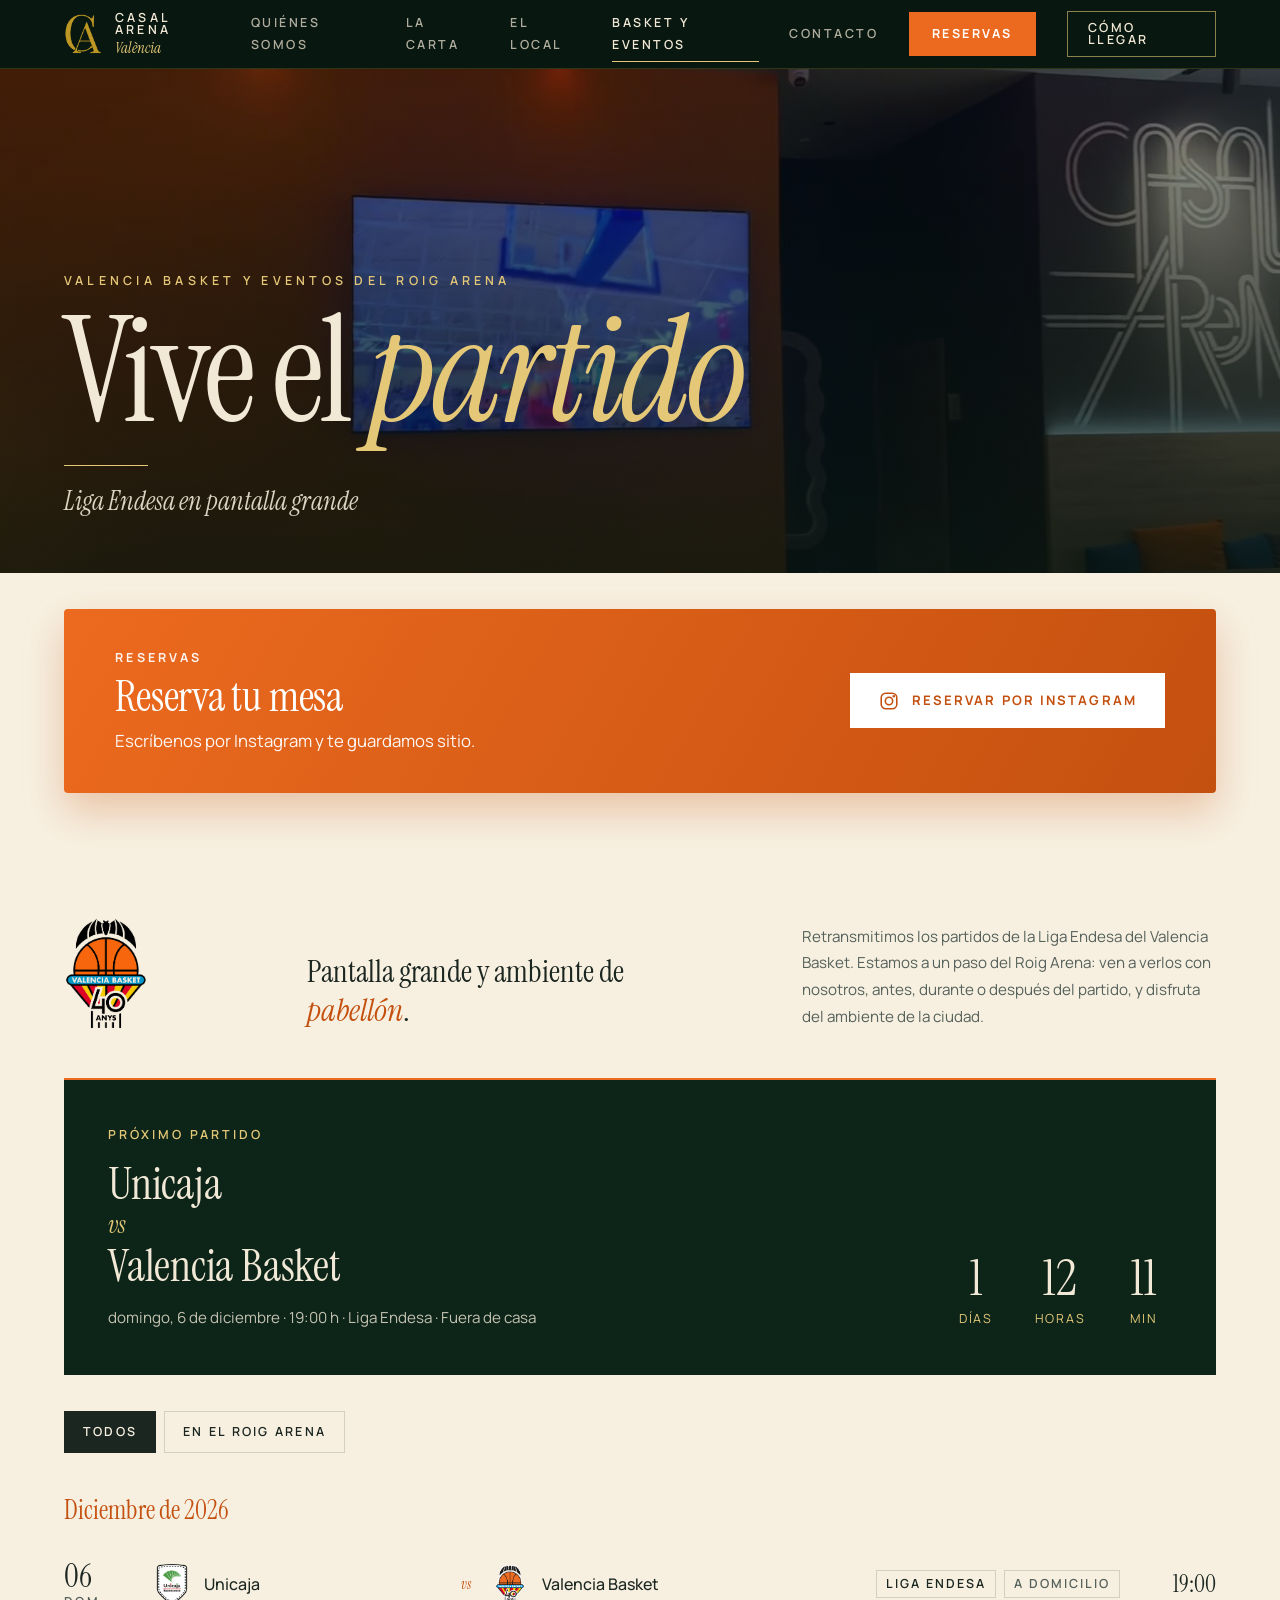
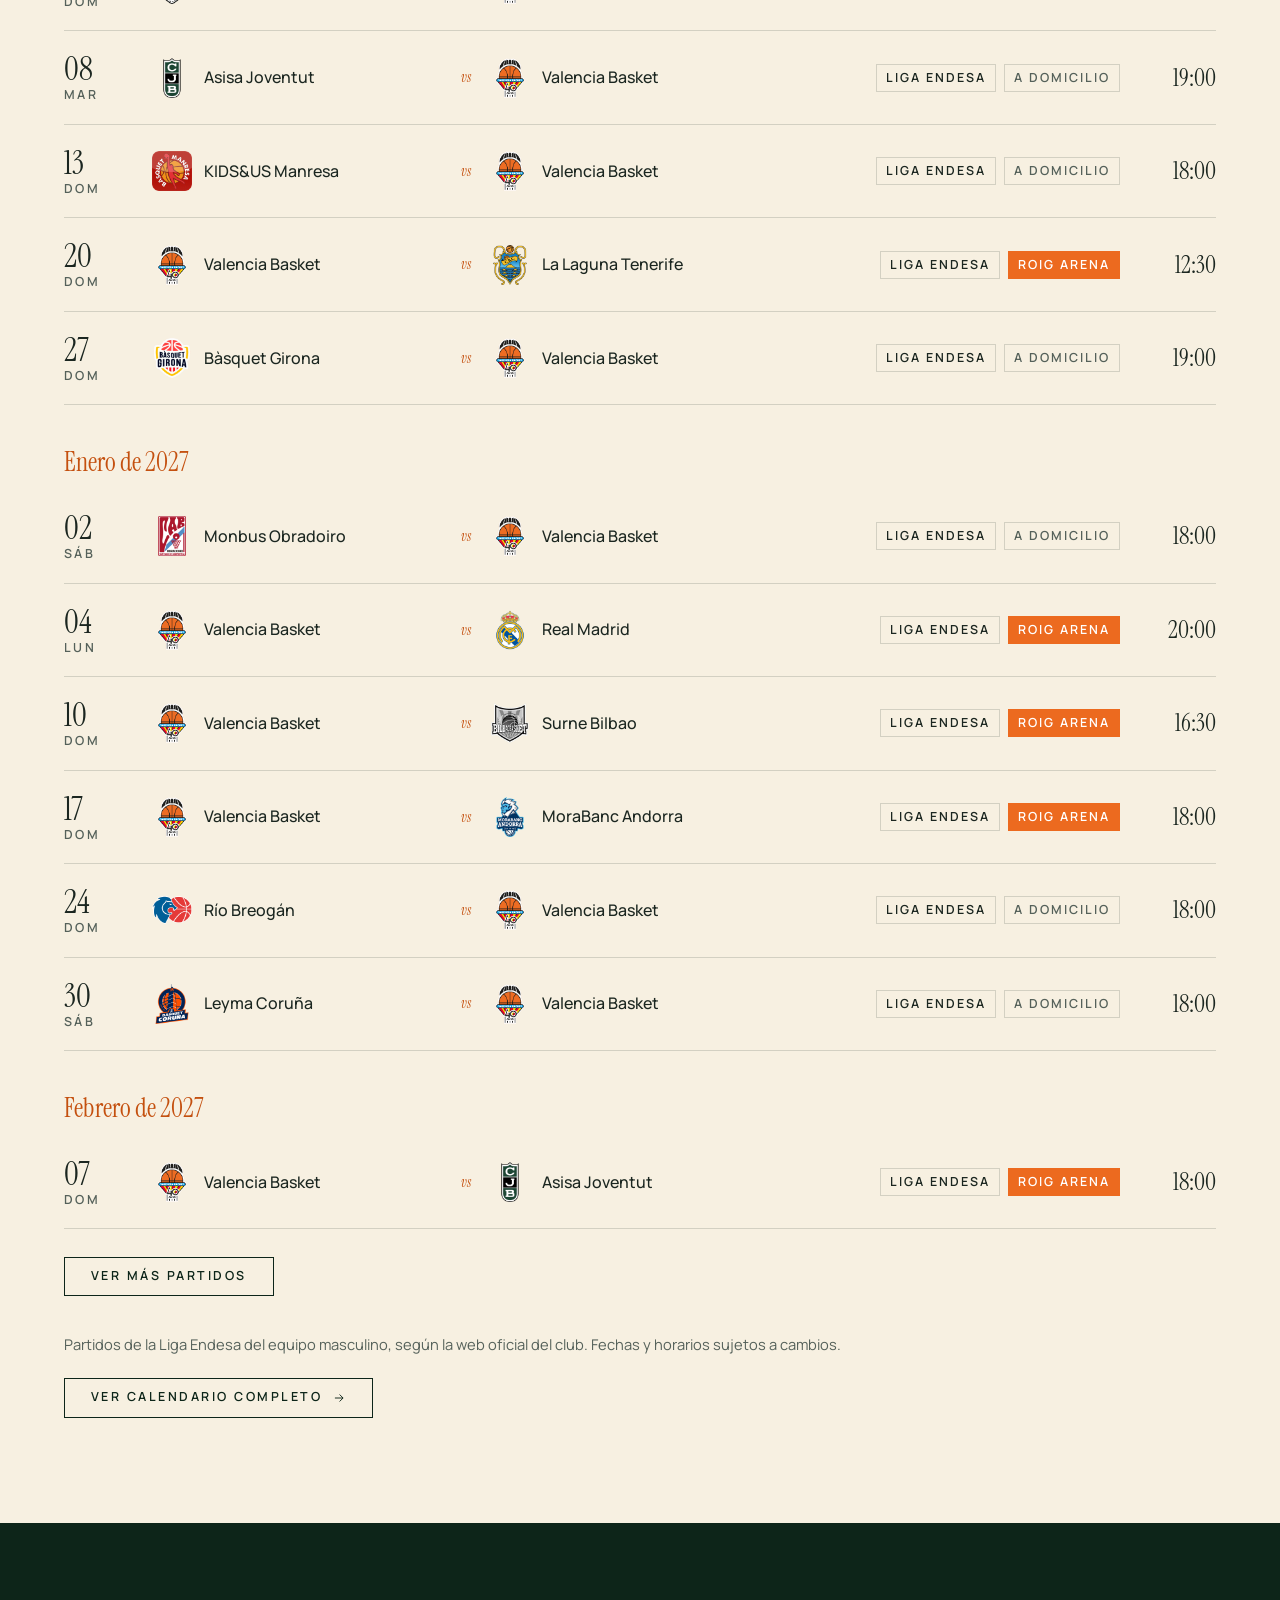
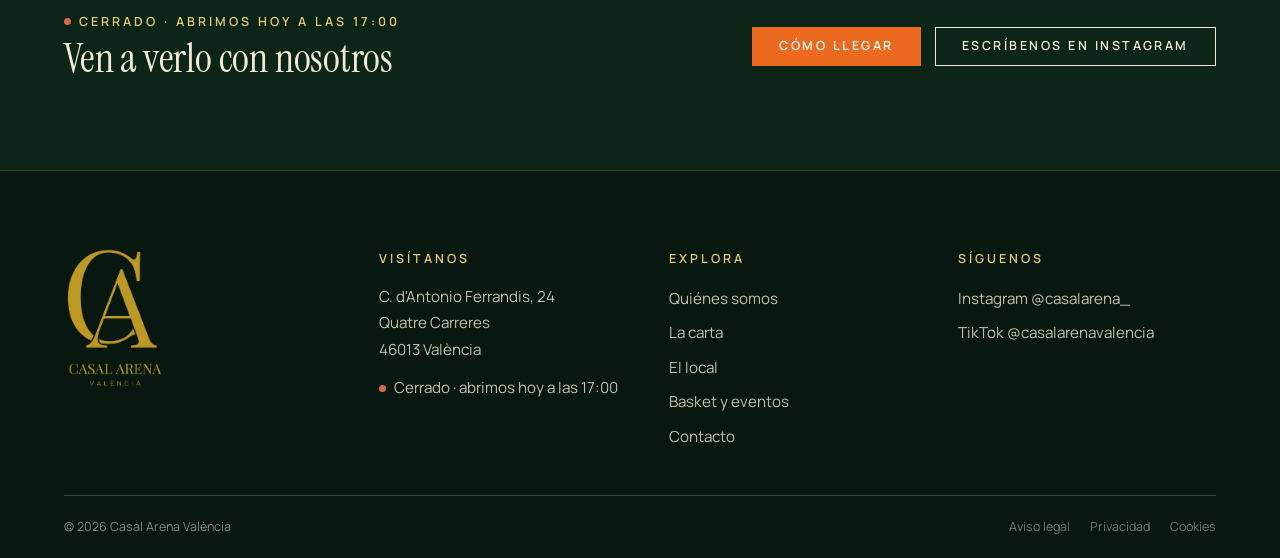
<file: valencia-basket.html>
<!doctype html>
<html lang="es">
<head>
<meta charset="utf-8">
<meta name="viewport" content="width=device-width, initial-scale=1">
<title>Valencia Basket · Casal Arena València</title>
<meta name="description" content="Ve los partidos del Valencia Basket en pantalla grande en Casal Arena, a un paso del Roig Arena. Próximos partidos de la Liga Endesa.">
<meta name="theme-color" content="#08170f">
<link rel="canonical" href="https://casalarena.com/valencia-basket.html">
<meta property="og:type" content="website">
<meta property="og:site_name" content="Casal Arena València">
<meta property="og:locale" content="es_ES">
<meta property="og:url" content="https://casalarena.com/valencia-basket.html">
<meta property="og:title" content="Valencia Basket · Casal Arena València">
<meta property="og:description" content="Ve los partidos del Valencia Basket en pantalla grande en Casal Arena, a un paso del Roig Arena. Próximos partidos de la Liga Endesa.">
<meta property="og:image" content="https://casalarena.com/assets/img/tele-partido.jpg">
<meta name="twitter:card" content="summary_large_image">
<link rel="icon" type="image/png" href="assets/img/logo-monograma.png">
<link rel="preload" href="assets/fonts/instrument-serif-latin-400-normal.woff2" as="font" type="font/woff2" crossorigin>
<link rel="preload" href="assets/fonts/manrope-latin-wght-normal.woff2" as="font" type="font/woff2" crossorigin>
<link rel="stylesheet" href="css/fonts.css?v=20261019">
<link rel="stylesheet" href="css/styles.css?v=20261019">
</head>
<body>
<header class="site-head">
  <div class="site-head__in">
    <a class="brand" href="index.html" aria-label="Casal Arena València, inicio">
      <img src="assets/img/logo-monograma.png" alt="" width="54" height="55">
      <span><b>Casal Arena</b><i>València</i></span>
    </a>
    <nav class="nav" id="nav" aria-label="Principal">
      <a href="quienes-somos.html">Quiénes somos</a>
      <a href="carta.html">La carta</a>
      <a href="el-local.html">El local</a>
      <a href="valencia-basket.html" aria-current="page">Basket y eventos</a>
      <a href="contacto.html">Contacto</a>
      <a class="nav__reserva" data-insta target="_blank" rel="noopener" href="#">Reservas</a>
      <a class="btn btn--solid" data-directions href="#">Cómo llegar</a>
    </nav>
    <button class="menu-btn" id="menuBtn" aria-label="Abrir menú" aria-expanded="false" aria-controls="nav"><span></span><span></span></button>
  </div>
</header>
<main>
<section class="phero phero--xl">
  <img src="assets/img/tele-partido.jpg" alt="" style="object-position:50% 35%">
  
  <div class="wrap">
    <p class="eyebrow">Valencia Basket y eventos del Roig Arena</p>
    <h1 class="display">Vive el <em>partido</em></h1>
    <span class="phero__rule"></span>
    <p class="phero__sub">Liga Endesa en pantalla grande</p>
  </div>
</section>

<section class="reserva" id="reservas">
  <div class="wrap">
    <div class="reserva__box">
      <div class="reserva__txt">
        <p class="reserva__eyebrow">Reservas</p>
        <h2 class="display reserva__title">Reserva tu mesa</h2>
        <p class="reserva__p">Escríbenos por Instagram y te guardamos sitio.</p>
      </div>
      <a class="reserva__btn" data-insta target="_blank" rel="noopener" href="#"><svg viewBox="0 0 24 24" aria-hidden="true"><rect x="3.5" y="3.5" width="17" height="17" rx="5"/><circle cx="12" cy="12" r="4"/><circle cx="17.2" cy="6.8" r=".6" fill="currentColor"/></svg><span>Reservar por Instagram</span></a>
    </div>
  </div>
</section>

<section class="sec">
  <div class="wrap">
    <div class="sec-head reveal">
      <img class="vb-logo" src="assets/img/valencia-basket-logo.png" alt="Valencia Basket" width="112" height="150">
      <p class="lead" style="max-width:24ch">Pantalla grande y ambiente de <em>pabellón</em>.</p>
      <p class="muted" style="max-width:46ch;margin:0">Retransmitimos los partidos de la Liga Endesa del Valencia Basket. Estamos a un paso del Roig Arena: ven a verlos con nosotros, antes, durante o después del partido, y disfruta del ambiente de la ciudad.</p>
    </div>

    <div class="board reveal" id="board">
      
      <div>
        <p class="board__lab">Próximo partido</p>
        <div class="display board__vs"><span id="boardHome"></span><i>vs</i><span id="boardAway"></span></div>
        <p class="board__meta" id="boardMeta"></p>
      </div>
      <div class="count" id="boardCount" aria-live="off"></div>
    </div>

    <div class="chips" role="group" aria-label="Filtrar partidos">
      <button class="chip" type="button" data-filter="all" aria-pressed="true">Todos</button>
      <button class="chip" type="button" data-filter="home" aria-pressed="false">En el Roig Arena</button>
    </div>
    <div id="fixtures"></div>
    <p style="margin-top:28px"><button class="btn" type="button" id="moreFx" style="color:var(--pine-900)" hidden>Ver más partidos</button></p>
    <p class="muted" style="margin-top:36px;font-size:.92rem">Partidos de la Liga Endesa del equipo masculino, según la web oficial del club. Fechas y horarios sujetos a cambios.</p>
    <p style="margin-top:20px"><a class="btn" style="color:var(--pine-900)" data-calendar href="#">Ver calendario completo <svg viewBox="0 0 24 24" aria-hidden="true"><path d="M5 12h14M13 6l6 6-6 6"/></svg></a></p>
  </div>
</section>

<section class="sec light-2" id="eventos">
  <div class="wrap">
    <div class="sec-head reveal">
      <div><p class="eyebrow">Roig Arena</p><h2 class="display h-lg">Eventos en el Roig Arena</h2></div>
      <p class="muted" style="max-width:44ch;margin:0">Conciertos y espectáculos a un paso de nuestra puerta. Ven antes a tomar algo o después a cenar.</p>
    </div>
    <div id="eventsList"></div>
    <p style="margin-top:28px"><button class="btn" type="button" id="moreEv" hidden>Ver más eventos</button></p>
    <p class="muted" style="margin-top:28px;font-size:.88rem">Programación del Roig Arena. Fechas y horarios sujetos a cambios.</p>
    <p style="margin-top:16px"><a class="btn" id="allEvents" target="_blank" rel="noopener" href="https://www.roigarena.com/es/eventos/">Ver todos los eventos <svg viewBox="0 0 24 24" aria-hidden="true"><path d="M5 12h14M13 6l6 6-6 6"/></svg></a></p>
  </div>
</section>

<section class="sec dark">
  <div class="wrap" style="display:flex;flex-wrap:wrap;gap:24px 48px;justify-content:space-between;align-items:center">
    <div class="reveal"><p class="eyebrow" style="margin:0 0 6px" data-open-status></p><h2 class="display h-lg">Ven a verlo con nosotros</h2></div>
    <div class="reveal" style="display:flex;flex-wrap:wrap;gap:14px">
      <a class="btn btn--solid" data-directions href="#">Cómo llegar</a>
      <a class="btn" data-insta href="#">Escríbenos en Instagram</a>
    </div>
  </div>
</section>
</main>
<footer class="site-foot">
  <div class="wrap">
    <div class="foot">
      <a href="index.html" aria-label="Casal Arena València, inicio"><img src="assets/img/logo-casal-arena.png" alt="Casal Arena València" width="135" height="190" loading="lazy"></a>
      <div>
        <h4>Visítanos</h4>
        <p data-addr></p>
        <p style="margin-top:12px" data-open-status></p>
      </div>
      <div>
        <h4>Explora</h4>
        <ul>
        <li><a href="quienes-somos.html">Quiénes somos</a></li>
        <li><a href="carta.html">La carta</a></li>
        <li><a href="el-local.html">El local</a></li>
        <li><a href="valencia-basket.html">Basket y eventos</a></li>
        <li><a href="contacto.html">Contacto</a></li>
        </ul>
      </div>
      <div>
        <h4>Síguenos</h4>
        <ul>
          <li><a data-insta href="#">Instagram <span data-insta-user></span></a></li>
          <li><a data-tiktok href="#">TikTok <span data-tiktok-user></span></a></li>
        </ul>
      </div>
    </div>
    <div class="foot__end"><span>© <span data-year></span> Casal Arena València</span><span class="foot__legal"><a href="aviso-legal.html">Aviso legal</a><a href="privacidad.html">Privacidad</a><a href="cookies.html">Cookies</a></span></div>
  </div>
</footer>
<script src="data/carta.js"></script>
<script src="data/partidos.js"></script>
<script src="data/eventos.js"></script>
<script src="data/contacto.js"></script>
<script src="js/main.js?v=20261019"></script>
</body>
</html>
</file>
<file: css/fonts.css>
@font-face { font-family: "Instrument Serif"; font-weight: 400; font-style: normal; font-display: swap; src: url("../assets/fonts/instrument-serif-latin-400-normal.woff2") format("woff2"); }
@font-face { font-family: "Instrument Serif"; font-weight: 400; font-style: italic; font-display: swap; src: url("../assets/fonts/instrument-serif-latin-400-italic.woff2") format("woff2"); }
@font-face { font-family: "Manrope"; font-weight: 200 800; font-style: normal; font-display: swap; src: url("../assets/fonts/manrope-latin-wght-normal.woff2") format("woff2"); }
@font-face { font-family: "EB Garamond"; font-weight: 400; font-style: normal; font-display: swap; src: url("../assets/fonts/eb-garamond-latin-400-normal.woff2") format("woff2"); }
@font-face { font-family: "EB Garamond"; font-weight: 500; font-style: normal; font-display: swap; src: url("../assets/fonts/eb-garamond-latin-500-normal.woff2") format("woff2"); }
@font-face { font-family: "EB Garamond"; font-weight: 700; font-style: normal; font-display: swap; src: url("../assets/fonts/eb-garamond-latin-700-normal.woff2") format("woff2"); }
@font-face { font-family: "EB Garamond"; font-weight: 400; font-style: italic; font-display: swap; src: url("../assets/fonts/eb-garamond-latin-400-italic.woff2") format("woff2"); }
</file>
<file: css/styles.css>
/* Casal Arena · sistema de diseño
   Concepto: minimalista y sereno. Mucho aire, líneas finas, serif elegante para los títulos
   y sans ligera para el texto. El naranja y el dorado solo como acento. */
:root {
  --pine-950: #08170f;
  --pine-900: #0d2519;
  --pine-800: #133526;
  --bone: #f1e8d6;
  --bone-2: #e8dcc2;
  --paper: #f7f0e1;
  --sand: #d8c7a1;
  --orange: #ec6a1f;
  --orange-deep: #c4500f;
  --gold: #c4a03a;
  --gold-lt: #e5c877;
  --ink: #1b2620;
  --ink-soft: #55615a;
  --line: rgba(27, 38, 32, .16);
  --line-lt: rgba(241, 232, 214, .2);

  --f-serif: "Instrument Serif", "Iowan Old Style", Georgia, serif;
  --f-body: "Manrope", system-ui, -apple-system, "Segoe UI", sans-serif;

  --gutter: clamp(20px, 5vw, 72px);
  --maxw: 1160px;
  --head-h: 68px;
  --ease: cubic-bezier(.2, .7, .2, 1);
}

*, *::before, *::after { box-sizing: border-box; }
html { scroll-behavior: smooth; scroll-padding-top: calc(var(--head-h) + 24px); }
body { margin: 0; font-family: var(--f-body); font-size: 1rem; font-weight: 400; line-height: 1.75; color: var(--ink); background: var(--paper); -webkit-font-smoothing: antialiased; }
img, video, svg { display: block; max-width: 100%; }
a { color: inherit; }
button { font: inherit; color: inherit; }
[hidden] { display: none !important; }
:focus-visible { outline: 2px solid var(--orange); outline-offset: 3px; }
::selection { background: var(--orange); color: #fff; }

.wrap { width: min(var(--maxw), 100% - var(--gutter) * 2); margin-inline: auto; }
.sec { padding-block: clamp(56px, 7vw, 104px); }
.dark { background: var(--pine-900); color: var(--bone); }
.darker { background: var(--pine-950); color: var(--bone); }
.light-2 { background: var(--bone); }

/* ---------- Tipografía ---------- */
.display { font-family: var(--f-serif); font-weight: 400; line-height: 1.08; letter-spacing: -.005em; margin: 0; text-transform: none; }
.h-xl { font-size: clamp(2.4rem, 5vw, 3.8rem); }
.h-lg { font-size: clamp(1.9rem, 3.2vw, 2.7rem); }
.h-md { font-size: clamp(1.4rem, 2.2vw, 1.8rem); }
.serif-i { font-family: var(--f-serif); font-style: italic; }
.eyebrow { font-family: var(--f-body); font-size: .72rem; font-weight: 600; letter-spacing: .24em; text-transform: uppercase; line-height: 1.4; color: var(--orange-deep); margin: 0 0 16px; }
.dark .eyebrow, .darker .eyebrow, .phero .eyebrow { color: var(--gold-lt); }
.lead { font-family: var(--f-serif); font-size: clamp(1.5rem, 2.4vw, 2rem); line-height: 1.25; margin: 0; }
.lead em { color: var(--orange-deep); }
.dark .lead em, .darker .lead em { color: var(--gold-lt); }
.muted { color: var(--ink-soft); }
.dark .muted, .darker .muted { color: rgba(241, 232, 214, .72); }

/* ---------- Botones ---------- */
.btn {
  display: inline-flex; align-items: center; gap: 10px; padding: 12px 26px; cursor: pointer; text-decoration: none;
  font-family: var(--f-body); font-weight: 600; font-size: .72rem; letter-spacing: .2em; text-transform: uppercase; line-height: 1;
  border: 1px solid currentColor; background: transparent; transition: background .3s var(--ease), color .3s var(--ease), border-color .3s var(--ease);
}
.btn:hover { background: var(--ink); color: var(--paper); border-color: var(--ink); }
.dark .btn:hover, .darker .btn:hover, .hero .btn:hover, .phero .btn:hover, .viewer .btn:hover { background: var(--bone); color: var(--pine-950); border-color: var(--bone); }
.btn--solid { background: var(--orange); border-color: var(--orange); color: #fff; }
.btn--solid:hover, .dark .btn--solid:hover, .darker .btn--solid:hover, .hero .btn--solid:hover { background: var(--orange-deep); border-color: var(--orange-deep); color: #fff; }
.btn svg { width: 14px; height: 14px; stroke: currentColor; fill: none; stroke-width: 1.6; }
.link-arrow { display: inline-flex; align-items: center; gap: 10px; font-size: .72rem; font-weight: 600; letter-spacing: .2em; text-transform: uppercase; text-decoration: none; border-bottom: 1px solid var(--orange); padding-bottom: 4px; }

/* ---------- Cabecera ---------- */
.site-head { position: sticky; top: 0; z-index: 60; background: var(--pine-950); border-bottom: 1px solid rgba(196, 160, 58, .22); }
.site-head__in { height: var(--head-h); display: flex; align-items: center; justify-content: space-between; gap: 24px; width: min(1320px, 100% - var(--gutter) * 2); margin-inline: auto; }
.brand { display: flex; align-items: center; gap: 12px; text-decoration: none; color: var(--bone); }
.brand img { height: 40px; width: auto; }
.brand span { display: flex; flex-direction: column; line-height: 1; }
.brand b { font-weight: 600; letter-spacing: .26em; font-size: .72rem; text-transform: uppercase; }
.brand i { font-family: var(--f-serif); font-size: .95rem; color: var(--gold-lt); margin-top: 4px; }
.nav { display: flex; align-items: center; gap: clamp(18px, 2.4vw, 36px); }
.nav a:not(.btn) { font-size: .7rem; font-weight: 600; letter-spacing: .2em; text-transform: uppercase; text-decoration: none; color: rgba(241, 232, 214, .72); padding: 6px 0; position: relative; transition: color .25s; }
.nav a:not(.btn)::after { content: ""; position: absolute; left: 0; right: 100%; bottom: 0; height: 1px; background: var(--gold-lt); transition: right .35s var(--ease); }
.nav a:not(.btn):hover, .nav a[aria-current="page"] { color: var(--bone); }
.nav a:not(.btn):hover::after, .nav a[aria-current="page"]::after { right: 0; }
.nav .btn { padding: 10px 20px; color: var(--bone); border-color: rgba(229, 200, 119, .6); }
.nav .btn--solid { background: transparent; border-color: rgba(229, 200, 119, .6); }
.nav .btn--solid:hover { background: var(--gold-lt); border-color: var(--gold-lt); color: var(--pine-950); }
.menu-btn { display: none; width: 42px; height: 42px; background: none; border: 1px solid rgba(241, 232, 214, .35); position: relative; cursor: pointer; }
.menu-btn span { position: absolute; left: 11px; right: 11px; height: 1px; background: var(--bone); transition: transform .3s, top .3s; }
.menu-btn span:first-child { top: 17px; }
.menu-btn span:last-child { top: 24px; }
.menu-btn[aria-expanded="true"] span:first-child { top: 20px; transform: rotate(45deg); }
.menu-btn[aria-expanded="true"] span:last-child { top: 20px; transform: rotate(-45deg); }

/* ---------- Portada ---------- */
.hero { position: relative; height: min(84svh, 780px); min-height: 520px; overflow: hidden; background: var(--pine-950); color: var(--bone); }
.hero__video { display: block; width: 100%; height: 100%; object-fit: cover; }
/* móvil: el vídeo vertical llena toda la portada */
.hero__phone { position: absolute; inset: 0; z-index: 0; }
.hero__shade, .hero__court { z-index: 1; }
.hero__body { z-index: 2; }
.hero__shade { position: absolute; inset: 0; background: radial-gradient(ellipse at center, rgba(8, 23, 15, .38), rgba(8, 23, 15, .72)), linear-gradient(90deg, rgba(8, 23, 15, .55), transparent 20%, transparent 80%, rgba(8, 23, 15, .55)), linear-gradient(0deg, rgba(8, 23, 15, .85), transparent 45%); }
.hero__body { position: static; height: 100%; display: flex; flex-direction: column; justify-content: center; align-items: center; text-align: center; padding-bottom: 76px; }
.hero__copy { position: relative; z-index: 2; display: flex; flex-direction: column; align-items: center; }
.hero__title { font-size: clamp(2.8rem, 6.4vw, 5.2rem); letter-spacing: .02em; display: flex; flex-wrap: wrap; justify-content: center; gap: 0 .28em; margin: 0 0 14px; font-weight: 400; animation: fadeup 1.2s var(--ease) both; }
.hero__title span, .hero__title b { display: inline; font-weight: 400; }
.hero__tag { font-family: var(--f-serif); font-style: italic; font-size: clamp(1.15rem, 1.8vw, 1.5rem); margin: 0 0 30px; line-height: 1.3; opacity: .92; animation: fadeup 1.2s .25s var(--ease) both; }
.hero__cta { display: flex; flex-wrap: wrap; gap: 12px; justify-content: center; animation: fadeup 1.2s .45s var(--ease) both; }
.hero__bar { z-index: 3; position: absolute; inset: auto 0 0 0; border-top: 1px solid var(--line-lt); background: rgba(8, 23, 15, .55); backdrop-filter: blur(8px); }
.hero__bar-in { display: grid; grid-template-columns: repeat(3, 1fr); }
.hero__bar-in > * { padding: 16px 20px; border-left: 1px solid var(--line-lt); text-decoration: none; display: flex; flex-direction: column; gap: 2px; text-align: left; }
.hero__bar-in > *:first-child { border-left: 0; padding-left: 0; }
.hero__bar small { font-size: .62rem; font-weight: 600; letter-spacing: .24em; text-transform: uppercase; color: var(--gold-lt); }
.hero__bar strong { font-weight: 400; font-size: .9rem; line-height: 1.4; }
.dot { display: inline-block; width: 7px; height: 7px; border-radius: 50%; background: #5ad17a; margin-right: 8px; vertical-align: 1px; }
.dot--off { background: #d46a4a; }
@keyframes fadeup { from { opacity: 0; transform: translateY(18px); } to { opacity: 1; transform: none; } }

/* ---------- Accesos ---------- */
.sec-head { display: flex; flex-wrap: wrap; justify-content: space-between; align-items: end; gap: 16px 40px; margin-bottom: clamp(28px, 4vw, 48px); }
.tiles { display: grid; grid-template-columns: repeat(4, 1fr); gap: clamp(16px, 2vw, 28px); }
.tile { display: block; text-decoration: none; color: var(--ink); }
.tile img { width: 100%; aspect-ratio: 4 / 5; object-fit: cover; transition: opacity .5s var(--ease); }
.tile:hover img { opacity: .86; }
.tile__txt { display: flex; justify-content: space-between; align-items: start; gap: 12px; padding-top: 16px; }
.tile h3 { font-size: 1.55rem; }
.tile p { margin: 6px 0 0; font-size: .88rem; line-height: 1.55; color: var(--ink-soft); max-width: 28ch; }
.tile__go { flex: none; margin-top: 8px; transition: transform .4s var(--ease); color: var(--orange-deep); }
.tile__go svg { width: 18px; height: 18px; stroke: currentColor; fill: none; stroke-width: 1.5; }
.tile:hover .tile__go { transform: translateX(6px); }

/* ---------- Declaración ---------- */
.statement .wrap { max-width: 820px; text-align: center; }
.statement blockquote { margin: 0 0 32px; font-family: var(--f-serif); font-size: clamp(1.7rem, 3.4vw, 2.7rem); line-height: 1.2; }
.statement blockquote em { color: var(--gold-lt); }

/* ---------- Dúo ---------- */
.duo { display: grid; grid-template-columns: 1.2fr 1fr; gap: clamp(16px, 2vw, 28px); }
.panel { padding: clamp(24px, 3.4vw, 44px); display: flex; flex-direction: column; gap: 18px; }
.panel--dark { background: var(--pine-900); color: var(--bone); justify-content: space-between; }
.panel--line { border: 1px solid var(--line); background: var(--paper); }
.panel h3 { font-size: clamp(1.6rem, 2.4vw, 2.1rem); }
.mini-next { display: flex; flex-direction: column; gap: 6px; }
.mini-next .vs { font-family: var(--f-serif); font-size: clamp(1.4rem, 2.2vw, 1.9rem); line-height: 1.15; }
.mini-next .vs i { color: var(--gold-lt); font-size: .8em; padding-inline: .3em; }
.mini-next .when { font-size: .9rem; color: rgba(241, 232, 214, .75); }

/* ---------- Horario ---------- */
.hours { width: 100%; border-collapse: collapse; }
.hours td { padding: 9px 0; border-bottom: 1px solid var(--line); font-size: .92rem; }
.hours td:last-child { text-align: right; font-variant-numeric: tabular-nums; }
.hours tr.is-today td { color: var(--orange-deep); font-weight: 600; }
.dark .hours td, .panel--dark .hours td { border-color: var(--line-lt); }
.dark .hours tr.is-today td { color: var(--gold-lt); }
.note { font-size: .82rem; color: var(--orange-deep); margin: 0; }
.dark .note { color: var(--gold-lt); }

/* ---------- Cabecera de páginas ---------- */
.phero { position: relative; display: flex; align-items: flex-end; min-height: clamp(240px, 36vh, 360px); color: var(--bone); background: var(--pine-950); overflow: hidden; }
.phero > img { position: absolute; inset: 0; width: 100%; height: 100%; object-fit: cover; }
.phero::before { content: ""; position: absolute; inset: 0; z-index: 1; background: linear-gradient(0deg, rgba(8, 23, 15, .82), rgba(8, 23, 15, .42)); }
.phero .wrap { position: relative; z-index: 2; padding-bottom: clamp(28px, 4vw, 48px); }
.phero h1 { font-size: clamp(2.4rem, 5vw, 3.8rem); }
.phero .eyebrow { margin-bottom: 10px; }

/* ---------- Quiénes somos ---------- */
.about { display: grid; grid-template-columns: 5fr 6fr; gap: clamp(32px, 6vw, 88px); align-items: start; }
.about__body p { margin: 0 0 20px; max-width: 58ch; color: var(--ink); }
.about__body p:first-child::first-letter { font-family: var(--f-serif); float: left; font-size: 3.6rem; line-height: .82; padding: 6px 10px 0 0; color: var(--orange-deep); }
.sign { font-family: var(--f-serif); font-style: italic; font-size: 1.5rem; color: var(--orange-deep); margin: 26px 0 0; }
.about__photo { margin: 32px 0 0; max-width: 420px; }
.about__photo img { width: 100%; aspect-ratio: 3 / 4; object-fit: cover; object-position: 50% 38%; }
.about__photo figcaption { margin-top: 10px; font-size: .8rem; color: var(--ink-soft); letter-spacing: .04em; }
.mosaic { display: grid; grid-template-columns: 1.2fr 1fr 1fr; grid-template-rows: 240px 240px; gap: 12px; }
.mosaic img { width: 100%; height: 100%; object-fit: cover; }
.mosaic img:first-child { grid-row: span 2; }
.inaug { display: grid; grid-template-columns: 1fr auto; gap: clamp(32px, 6vw, 88px); align-items: center; }
.inaug__video { width: min(320px, 100%); }
.inaug__video video { width: 100%; aspect-ratio: 9 / 16; background: var(--pine-950); object-fit: cover; border: 1px solid rgba(196, 160, 58, .3); }
.pillars { display: grid; grid-template-columns: repeat(3, 1fr); border-top: 1px solid var(--line-lt); }
.pillar { padding: 36px 28px 4px 0; }
.pillar + .pillar { padding-left: 28px; border-left: 1px solid var(--line-lt); }
.pillar h3 { font-size: clamp(1.6rem, 2.4vw, 2rem); color: var(--gold-lt); margin-bottom: 10px; }
.pillar p { margin: 0; color: rgba(241, 232, 214, .8); max-width: 34ch; font-size: .95rem; }

/* ---------- Carta ---------- */
.taste { display: grid; grid-template-columns: repeat(4, 1fr); border-block: 1px solid var(--line-lt); }
.taste div { padding: 22px 16px; text-align: center; font-family: var(--f-serif); font-size: clamp(1.1rem, 1.8vw, 1.45rem); line-height: 1.1; }
.taste div + div { border-left: 1px solid var(--line-lt); }
.cartapages { display: grid; grid-template-columns: repeat(3, 1fr); gap: clamp(16px, 2.4vw, 32px); align-items: start; }
.cartapage { padding: 0; border: 0; background: none; cursor: zoom-in; text-align: left; display: grid; gap: 12px; }
.cartapage img { width: 100%; height: auto; box-shadow: 0 10px 30px rgba(20, 32, 26, .18); transition: transform .5s var(--ease), box-shadow .5s; }
.cartapage:hover img { transform: translateY(-4px); box-shadow: 0 18px 40px rgba(20, 32, 26, .24); }
.cartapage span { font-size: .72rem; font-weight: 600; letter-spacing: .2em; text-transform: uppercase; }
.textcarta { margin-top: clamp(40px, 6vw, 64px); border-top: 1px solid var(--line); padding-top: 22px; }
.textcarta summary { cursor: pointer; font-size: .74rem; font-weight: 600; letter-spacing: .2em; text-transform: uppercase; list-style: none; }
.textcarta summary::before { content: "+"; display: inline-block; width: 1.4em; color: var(--orange-deep); }
.textcarta[open] summary::before { content: "–"; }
.textcarta .sheets { margin-top: 26px; }

/* Hojas en texto (réplica del diseño de la carta impresa) */
.sheets { display: grid; gap: clamp(24px, 4vw, 48px); }
.sheet {
  --paper-c: #f7ebd2; --terra: #7d2210; --line-c: #b9674a; --txt: #2b1d15;
  position: relative; background: var(--paper-c); color: var(--txt); font-family: "EB Garamond", Georgia, serif;
  padding: clamp(14px, 2.4vw, 30px); border: 1px solid var(--line-c); box-shadow: 0 14px 40px rgba(20, 32, 26, .14);
}
.sheet::before { content: ""; position: absolute; inset: 8px; border: 1px solid var(--line-c); pointer-events: none; opacity: .7; }
.sheet__head { display: flex; justify-content: center; padding: 6px 0 16px; }
.sheet__head img { height: clamp(100px, 12vw, 130px); width: auto; }
.sheet__cols { display: grid; grid-template-columns: 1fr 1fr; gap: clamp(12px, 1.6vw, 20px); align-items: start; }
.sheet__col { display: grid; gap: clamp(12px, 1.6vw, 20px); }
.sec-c { position: relative; border: 1px solid var(--line-c); border-radius: 12px; padding: 14px clamp(12px, 1.6vw, 20px); background: rgba(255, 250, 238, .35); }
.sec-c__h { display: flex; align-items: baseline; justify-content: space-between; gap: 12px; border-bottom: 1px solid var(--line-c); padding-bottom: 6px; margin-bottom: 8px; flex-wrap: wrap; }
.sec-c h2 { margin: 0; font-family: "EB Garamond", Georgia, serif; font-weight: 700; font-size: clamp(1.6rem, 2.4vw, 2.1rem); line-height: 1; letter-spacing: -.01em; text-transform: uppercase; color: var(--terra); }
.sec-c__n { font-size: .85rem; font-style: italic; }
.sec-c__pt { font-size: 1.4rem; font-weight: 500; }
.colhead { display: flex; justify-content: flex-end; gap: 6px; font-size: .88rem; font-weight: 500; margin: 2px 0 6px; padding-bottom: 4px; border-bottom: 1px solid var(--line-c); }
.colhead span, .pr { width: var(--pw, auto); text-align: right; }
.grp + .grp { margin-top: 10px; }
.grp--sep { margin-top: 10px; padding-top: 10px; border-top: 1px solid var(--line-c); }
.grp h3 { margin: 6px 0 4px; font-size: 1rem; font-weight: 700; text-transform: uppercase; letter-spacing: .02em; border-bottom: 1px solid var(--line-c); padding-bottom: 2px; }
.row { display: flex; align-items: baseline; gap: 6px; padding: 1.5px 0; font-size: clamp(.98rem, 1.15vw, 1.1rem); line-height: 1.3; }
.row__n { flex: 1; min-width: 0; }
.pr { flex: none; font-variant-numeric: tabular-nums; white-space: nowrap; }
.als { display: inline-flex; gap: 3px; vertical-align: -4px; margin-left: 6px; }
.al { display: inline-grid; place-items: center; width: 19px; height: 19px; border-radius: 50%; color: #fff; font-style: normal; font-size: .52rem; font-weight: 700; line-height: 1; font-family: Arial, sans-serif; }
.al svg { width: 13px; height: 13px; }
.al--so2 { display: inline-flex; align-items: center; justify-content: center; width: 24px; white-space: nowrap; letter-spacing: -.04em; padding-top: 1px; }
.al sub { font-size: .75em; line-height: 0; vertical-align: baseline; position: relative; top: .2em; }
.al--gluten, .al--huevo { background: #ee7b2c; }
.al--lacteos, .al--pescado, .al--moluscos { background: #1e88e5; }
.al--so2 { background: #9c1f93; }
.al--sesamo, .al--frutos { background: #7a4a2e; }
.al--soja { background: #3f9b46; }
.two { display: grid; grid-template-columns: 1fr 1fr; gap: 0 14px; }
.two > div + div { border-left: 1px solid var(--line-c); padding-left: 14px; }
.sheet__foot { margin: 14px 0 0; text-align: center; font-style: italic; font-size: 1rem; }

/* ---------- Galería ---------- */
.masonry { columns: 3; column-gap: 12px; }
.masonry > * { break-inside: avoid; margin-bottom: 12px; display: block; width: 100%; padding: 0; border: 0; background: var(--sand); cursor: zoom-in; overflow: hidden; position: relative; }
.masonry img, .masonry video { width: 100%; height: auto; transition: opacity .5s var(--ease); }
.masonry button:hover img { opacity: .88; }
.masonry .is-video { cursor: default; }

/* ---------- Valencia Basket ---------- */
.vb-logo { width: 84px; height: auto; mix-blend-mode: multiply; }
.board { display: grid; grid-template-columns: 1fr auto; gap: 32px; align-items: end; padding: clamp(24px, 3.6vw, 44px); background: var(--pine-900); color: var(--bone); border-top: 2px solid var(--orange); }
.board__lab { font-size: .7rem; font-weight: 600; letter-spacing: .24em; text-transform: uppercase; color: var(--gold-lt); margin: 0 0 14px; }
.board__vs { font-size: clamp(1.7rem, 3.6vw, 2.8rem); display: flex; flex-direction: column; }
.board__vs i { font-size: .55em; margin: .15em 0; color: var(--gold-lt); }
.board__meta { margin: 14px 0 0; font-size: .95rem; color: rgba(241, 232, 214, .8); }
.count { display: flex; gap: clamp(14px, 2.4vw, 28px); }
.count div { text-align: center; min-width: 56px; }
.count b { display: block; font-family: var(--f-serif); font-weight: 400; font-size: clamp(2.2rem, 4vw, 3.2rem); line-height: 1; font-variant-numeric: tabular-nums; }
.count small { font-size: .62rem; letter-spacing: .22em; text-transform: uppercase; color: var(--gold-lt); }
.chips { display: flex; flex-wrap: wrap; gap: 8px; margin: 36px 0 6px; }
.chip { cursor: pointer; padding: 9px 18px; border: 1px solid var(--line); background: transparent; font-size: .7rem; font-weight: 600; letter-spacing: .18em; text-transform: uppercase; transition: background .25s, color .25s, border-color .25s; }
.chip:hover { border-color: var(--ink); }
.chip[aria-pressed="true"] { background: var(--ink); color: var(--paper); border-color: var(--ink); }
.month { font-family: var(--f-serif); font-size: 1.6rem; font-weight: 400; color: var(--orange-deep); margin: 36px 0 4px; }
.fx { display: grid; grid-template-columns: 64px 1fr 220px 72px; align-items: center; gap: 24px; padding: 22px 0; border-bottom: 1px solid var(--line); }
.fx__d { line-height: 1; }
.fx__d b { display: block; font-family: var(--f-serif); font-weight: 400; font-size: 2rem; }
.fx__d span { font-size: .66rem; font-weight: 600; letter-spacing: .2em; text-transform: uppercase; color: var(--ink-soft); }
.fx__t { display: grid; grid-template-columns: minmax(0, 290px) 24px minmax(0, 290px); align-items: center; gap: 8px 12px; font-size: 1.02rem; font-weight: 500; line-height: 1.3; }
.fx__t i { text-align: center; font-family: var(--f-serif); font-style: italic; font-weight: 400; color: var(--orange-deep); font-size: .9rem; }
.fx__team { display: inline-flex; align-items: center; gap: 12px; }
.crest { width: 40px; height: 40px; object-fit: contain; flex: none; }
.fx__c { display: flex; align-items: center; justify-content: flex-end; gap: 8px; }
.tag { display: inline-block; padding: 2px 9px; border: 1px solid var(--line); font-size: .62rem; font-weight: 600; letter-spacing: .16em; text-transform: uppercase; white-space: nowrap; }
.tag--home { background: var(--orange); border-color: var(--orange); color: #fff; }
.tag--away { color: var(--ink-soft); }
.fx__h { font-family: var(--f-serif); font-size: 1.5rem; font-variant-numeric: tabular-nums; text-align: right; }
.empty { padding: 40px 0; color: var(--ink-soft); }

/* ---------- Contacto ---------- */
.contact { display: grid; grid-template-columns: 1fr 1.1fr; gap: clamp(32px, 6vw, 80px); align-items: start; }
.info { display: grid; gap: 34px; }
.info h3 { font-size: .72rem; font-family: var(--f-body); font-weight: 600; letter-spacing: .24em; text-transform: uppercase; margin: 0 0 10px; color: var(--orange-deep); }
.info p { margin: 0; }
.social { display: grid; grid-template-columns: 1fr 1fr; gap: 12px; }
.social a { display: flex; flex-direction: column; gap: 2px; padding: 18px 20px; border: 1px solid var(--line); text-decoration: none; transition: background .3s, color .3s, border-color .3s; }
.social a:hover { background: var(--ink); color: var(--paper); border-color: var(--ink); }
.social small { font-size: .62rem; letter-spacing: .22em; text-transform: uppercase; font-weight: 600; color: var(--orange-deep); }
.social a:hover small { color: var(--gold-lt); }
.social strong { font-family: var(--f-serif); font-weight: 400; font-size: 1.25rem; text-transform: none; }
.map { position: sticky; top: calc(var(--head-h) + 20px); border: 1px solid var(--line); background: var(--bone-2); aspect-ratio: 1 / 1.05; }
.map iframe { width: 100%; height: 100%; border: 0; filter: saturate(.8); }

/* ---------- Pie ---------- */
.site-foot { background: var(--pine-950); color: var(--bone); padding-top: clamp(48px, 6vw, 80px); border-top: 1px solid rgba(196, 160, 58, .3); }
.foot { display: grid; grid-template-columns: 1.1fr 1fr 1fr 1fr; gap: 32px; padding-bottom: 44px; }
.foot img { height: 140px; width: auto; }
.foot h4 { font-size: .68rem; font-weight: 600; letter-spacing: .24em; text-transform: uppercase; color: var(--gold-lt); margin: 0 0 14px; }
.foot ul { list-style: none; padding: 0; margin: 0; display: grid; gap: 6px; }
.foot a { text-decoration: none; color: rgba(241, 232, 214, .8); font-size: .92rem; }
.foot a:hover { color: var(--gold-lt); }
.foot p { margin: 0; color: rgba(241, 232, 214, .8); font-size: .92rem; }
.foot__end { display: flex; flex-wrap: wrap; justify-content: space-between; gap: 10px; padding-block: 20px; border-top: 1px solid var(--line-lt); font-size: .78rem; color: rgba(241, 232, 214, .55); }

/* ---------- Mosaico de platos (carta) ---------- */
.platos { display: grid; grid-template-columns: repeat(12, 1fr); grid-auto-rows: clamp(120px, 14vw, 190px); gap: clamp(10px, 1.4vw, 18px); }
.plato { position: relative; margin: 0; overflow: hidden; background: var(--pine-900); }
.plato button { display: block; width: 100%; height: 100%; padding: 0; border: 0; background: none; cursor: zoom-in; }
.plato img { width: 100%; height: 100%; object-fit: cover; transition: transform 1.2s var(--ease); }
.plato:hover img { transform: scale(1.04); }
.plato::after { content: ""; position: absolute; inset: 0; pointer-events: none; background: linear-gradient(0deg, rgba(8, 23, 15, .78) 0%, rgba(8, 23, 15, 0) 46%); }
.plato figcaption { position: absolute; left: 0; right: 0; bottom: 0; z-index: 2; padding: clamp(14px, 2vw, 24px); display: flex; flex-direction: column; gap: 2px; pointer-events: none; }
.plato figcaption b { font-family: var(--f-serif); font-weight: 400; font-size: clamp(1.25rem, 2vw, 1.75rem); line-height: 1.1; color: var(--bone); }
.plato figcaption span { font-size: .66rem; font-weight: 600; letter-spacing: .2em; text-transform: uppercase; color: var(--gold-lt); }
.plato--a { grid-column: 1 / 8;  grid-row: 1 / 4; }
.plato--b { grid-column: 8 / 13; grid-row: 1 / 4; }
.plato--c { grid-column: 1 / 5;  grid-row: 4 / 7; }
.plato--d { grid-column: 5 / 9;  grid-row: 4 / 7; }
.plato--e { grid-column: 9 / 13; grid-row: 4 / 7; }
.plato--f { grid-column: 1 / 6;  grid-row: 7 / 10; }
.plato--g { grid-column: 6 / 13; grid-row: 7 / 10; }
.plato--a img { object-position: 50% 55%; }
.plato--f img { object-position: 50% 60%; }
.plato--g img { object-position: 50% 62%; }
@media (max-width: 760px) {
  .platos { grid-template-columns: 1fr 1fr; grid-auto-rows: 58vw; }
  .plato--a, .plato--b, .plato--c, .plato--d, .plato--e, .plato--f, .plato--g { grid-column: auto; grid-row: auto; }
  .plato--a, .plato--f, .plato--g { grid-column: 1 / 3; }
  .plato--b, .plato--c, .plato--d, .plato--e { grid-row: auto / span 1; }
  .plato--b, .plato--c, .plato--d, .plato--e { aspect-ratio: auto; }
}
@media (prefers-reduced-motion: reduce) { .plato img { transition: none; } }

/* ---------- Visor + lightbox ---------- */
.viewer { position: fixed; inset: 0; z-index: 100; background: #060f0a; display: flex; flex-direction: column; }
.viewer__bar { display: flex; justify-content: space-between; align-items: center; padding: 10px 20px; color: var(--bone); font-size: .72rem; font-weight: 600; letter-spacing: .2em; text-transform: uppercase; background: rgba(255, 255, 255, .05); }
.viewer__bar div { display: flex; gap: 10px; align-items: center; }
.vbtn { width: 40px; height: 40px; border: 1px solid rgba(241, 232, 214, .45); background: transparent; color: var(--bone); font-size: 1.5rem; line-height: 1; cursor: pointer; }
.vbtn:hover { background: var(--bone); color: var(--pine-950); }
.viewer__scroll { flex: 1; overflow: auto; padding: 24px 16px 56px; display: flex; flex-direction: column; align-items: center; gap: 22px; }
.viewer__scroll iframe { width: min(900px, 100%); height: 100%; min-height: 70vh; border: 0; background: #fff; }
.viewer__scroll img { width: min(940px, 100%); height: auto; box-shadow: 0 20px 60px rgba(0, 0, 0, .5); }
.viewer .sheets { width: min(1000px, 100%); }
.lightbox { position: fixed; inset: 0; z-index: 100; background: rgba(6, 15, 10, .96); display: grid; place-items: center; padding: 20px; }
.lightbox img { max-height: 92vh; max-width: 94vw; object-fit: contain; }
.lightbox .vbtn { position: absolute; top: 16px; right: 16px; }
body.is-locked { overflow: hidden; }

/* ---------- Aparición ---------- */
.js .reveal { opacity: 0; transform: translateY(20px); transition: opacity .8s var(--ease), transform .8s var(--ease); }
.js .reveal.is-in { opacity: 1; transform: none; }

@media print {
  body > *:not(.viewer) { display: none !important; }
  .viewer { position: static; background: #fff; }
  .viewer__bar { display: none; }
  .viewer__scroll { overflow: visible; padding: 0; }
  .viewer__scroll img, .sheet { box-shadow: none; page-break-after: always; }
}

/* vídeo de fondo de toda la portada */
.hero__phone { position: absolute; inset: 0; z-index: 0; }
.hero__video { object-position: 50% 52%; }
@media (max-width: 700px) {
  .hero { height: auto; min-height: 0; display: flex; flex-direction: column; overflow: hidden; }
  .hero__shade, .hero__court { display: none; }
  .hero .hero__body { position: relative; flex: none; height: clamp(560px, calc(100svh - var(--head-h)), 820px); justify-content: flex-start; padding: clamp(36px, 7svh, 64px) 0 0; overflow: visible; }
  .hero .hero__body::before { content: ""; position: absolute; inset: 0 auto 0 50%; width: 100vw; transform: translateX(-50%); z-index: 1; pointer-events: none; background: linear-gradient(180deg, rgba(8, 23, 15, .85) 0%, rgba(8, 23, 15, .55) 28%, rgba(8, 23, 15, .08) 52%, rgba(8, 23, 15, 0) 66%, rgba(13, 37, 25, .55) 86%, var(--pine-900) 100%), linear-gradient(90deg, rgba(8, 23, 15, .5), rgba(8, 23, 15, 0) 16%, rgba(8, 23, 15, 0) 84%, rgba(8, 23, 15, .5)); }
  .hero .hero__phone { z-index: 0; inset: 0 auto 0 50%; width: 100vw; transform: translateX(-50%); }
  .hero .hero__title { font-size: clamp(3rem, 15vw, 4.2rem); margin-bottom: 10px; }
  .hero .hero__tag { margin-bottom: 22px; }
  .hero .hero__bar { position: relative; inset: auto; background: var(--pine-900); backdrop-filter: none; }
  .hero .hero__bar-in > * { padding: 14px 0; }
}

/* ---------- Mapa bajo demanda + páginas legales ---------- */
.map__gate { height: 100%; display: flex; flex-direction: column; justify-content: center; align-items: center; gap: 14px; padding: clamp(20px, 4vw, 40px); text-align: center; }
.map__gate[hidden], .map iframe[hidden] { display: none; }
.map__gate .display { font-size: clamp(1.8rem, 3vw, 2.4rem); }
.map__gate p { margin: 0; max-width: 34ch; }
.legal { max-width: 780px; }
.legal h2 { font-family: var(--f-serif); font-weight: 400; font-size: clamp(1.4rem, 2.2vw, 1.8rem); line-height: 1.2; margin: 2.2em 0 .6em; }
.legal p, .legal li { color: var(--ink); }
.legal ul { padding-left: 1.2em; }
.legal a { color: var(--orange-deep); }
.pend { background: rgba(236, 106, 31, .14); border-bottom: 1px dashed var(--orange-deep); padding: 0 4px; }
.foot__legal { display: flex; flex-wrap: wrap; gap: 4px 20px; }
.foot__legal a { text-decoration: none; opacity: .85; }
.foot__legal a:hover { opacity: 1; text-decoration: underline; }

/* ---------- Responsive ---------- */
@media (max-width: 1080px) {
  .menu-btn { display: block; }
  .nav { position: fixed; inset: var(--head-h) 0 0 0; background: var(--pine-950); flex-direction: column; justify-content: center; gap: 26px; opacity: 0; pointer-events: none; transition: opacity .3s; }
  .nav.is-open { opacity: 1; pointer-events: auto; }
  .nav a:not(.btn) { font-size: .9rem; }
  .brand span { display: none; }
  .tiles { grid-template-columns: repeat(2, 1fr); }
  .hero__bar-in { grid-template-columns: 1fr; }
  .hero__bar-in > * { padding: 9px 0; border-left: 0; border-top: 1px solid var(--line-lt); }
  .hero__bar-in > *:first-child { border-top: 0; }
  .hero__body { padding-bottom: 170px; }
  .duo, .about, .contact, .inaug { grid-template-columns: 1fr; }
  .mosaic { grid-template-columns: 1fr 1fr; grid-template-rows: 200px 200px; }
  .mosaic img:first-child { grid-row: auto; grid-column: span 2; }
  .pillars { grid-template-columns: 1fr; }
  .pillar + .pillar { padding-left: 0; border-left: 0; border-top: 1px solid var(--line-lt); margin-top: 28px; }
  .taste { grid-template-columns: 1fr 1fr; }
  .taste div:nth-child(3) { border-left: 0; }
  .taste div:nth-child(n+3) { border-top: 1px solid var(--line-lt); }
  .masonry { columns: 2; }
  .board { grid-template-columns: 1fr; }
  .map { position: static; aspect-ratio: 1 / 1; }
  .foot { grid-template-columns: 1fr 1fr; }
}
@media (max-width: 760px) {
  .cartapages { grid-template-columns: 1fr; max-width: 440px; margin-inline: auto; }
  .sheet__cols { grid-template-columns: 1fr; }
  .two { grid-template-columns: 1fr; }
  .two > div + div { border-left: 0; padding-left: 0; margin-top: 10px; }
}
@media (max-width: 560px) {
  .fx { grid-template-columns: 52px 1fr auto; gap: 10px 14px; padding: 18px 0; }
  .fx__t { grid-column: 2 / 4; grid-template-columns: 1fr; gap: 6px; }
  .fx__t i { display: none; }
  .crest { width: 32px; height: 32px; }
  .fx__d { grid-row: 1 / 3; }
  .fx__c { grid-column: 2; justify-content: flex-start; }
  .fx__h { grid-column: 3; font-size: 1.25rem; }
  .social { grid-template-columns: 1fr; }
  .foot { grid-template-columns: 1fr; }
  .masonry { columns: 1; }
  .tiles { grid-template-columns: 1fr; }
  .tile img { aspect-ratio: 4 / 3; }
  .hero__body { padding-bottom: 190px; }
}
@media (prefers-reduced-motion: reduce) {
  html { scroll-behavior: auto; }
  .hero__title, .hero__tag, .hero__cta { animation: none; }
  .js .reveal { opacity: 1; transform: none; transition: none; }
}

/* ---------- Cabecera grande (Valencia Basket) ---------- */
.phero--xl { min-height: clamp(340px, 56vh, 560px); }
.phero--xl .eyebrow { letter-spacing: .34em; margin-bottom: 14px; }
.phero--xl h1 { font-size: clamp(3.8rem, 11.5vw, 9.5rem); line-height: .92; letter-spacing: -.028em; }
.phero--xl h1 em { font-style: italic; color: var(--gold-lt); padding-right: .04em; }
.phero__rule { display: block; width: 84px; height: 1px; background: var(--gold-lt); margin: 26px 0 14px; }
.phero__sub { margin: 0; font-family: var(--f-serif); font-style: italic; font-size: clamp(1.2rem, 2vw, 1.6rem); opacity: .9; }
@media (max-width: 560px) { .phero--xl h1 { font-size: clamp(3.2rem, 17vw, 4.6rem); } }

.evlink { font-size: .66rem; font-weight: 600; letter-spacing: .18em; text-transform: uppercase; color: var(--orange-deep); text-decoration: none; border-bottom: 1px solid currentColor; }

.fx--ev { grid-template-columns: 64px 1fr 72px; }
.fx--ev .fx__t { display: block; }
.fx--ev .fx__c { justify-content: flex-start; flex-wrap: wrap; gap: 6px 14px; margin-top: 6px; font-size: .8rem; color: var(--ink-soft); }
@media (max-width: 560px) { .fx--ev { grid-template-columns: 56px 1fr; } .fx--ev .fx__h { grid-column: 2; text-align: left; font-size: 1.2rem; } }

/* ---------- Así se vive (vídeos del local lleno) ---------- */
.vive__in { display: grid; grid-template-columns: 1fr 1.1fr; gap: clamp(32px, 6vw, 88px); align-items: center; }
.vive__txt .muted { max-width: 40ch; margin: 18px 0 28px; }
.vive__clips { position: relative; display: grid; grid-template-columns: 1fr 1fr; gap: clamp(12px, 2vw, 24px); padding-bottom: clamp(28px, 5vw, 56px); }
.clip { margin: 0; aspect-ratio: 9 / 16; overflow: hidden; background: var(--pine-950); border: 1px solid rgba(196, 160, 58, .3); box-shadow: 0 30px 60px rgba(0, 0, 0, .45); }
.clip video { width: 100%; height: 100%; object-fit: cover; }
.clip--b { transform: translateY(clamp(28px, 5vw, 56px)); }
@media (max-width: 1080px) { .vive__in { grid-template-columns: 1fr; } .vive__clips { max-width: 520px; width: 100%; margin-inline: auto; } }

/* ---------- Reseñas ---------- */
.reviews__in { max-width: 720px; text-align: center; display: flex; flex-direction: column; align-items: center; }
.reviews__stars { display: flex; gap: 8px; margin-bottom: 20px; }
.reviews__stars svg { width: 26px; height: 26px; fill: var(--gold-lt); }
.reviews__txt { max-width: 46ch; margin: 18px 0 28px; }

.masonry--sq { columns: auto; display: grid; grid-template-columns: repeat(3, 1fr); gap: 12px; }
.masonry--sq > * { margin: 0; aspect-ratio: 1 / 1; }
.masonry--sq img { height: 100%; object-fit: cover; }
@media (max-width: 560px) { .masonry--sq { grid-template-columns: 1fr 1fr; } }

/* Un solo vídeo del local lleno */
.vive__clips { grid-template-columns: 1fr; justify-items: center; padding-bottom: 0; }
.vive__clips .clip { width: min(340px, 100%); }
.vive__clips .clip--a { transform: none; }
/* Sin animación de aparición: todo el contenido siempre visible */
.js .reveal { opacity: 1 !important; transform: none !important; transition: none !important; }

/* ---------- Legibilidad: tamaños mínimos de texto (móvil y escritorio) ---------- */
.eyebrow, .btn, .nav a:not(.btn), .hero__bar small, .board__lab, .count small, .chip, .fx__d span, .tag, .evlink,
.social small, .info h3, .foot h4, .cartapage span, .textcarta summary, .viewer__bar, .brand b { font-size: max(.78rem, 12px); }
.plato figcaption span { font-size: .78rem; }
.foot a, .foot p, .tile p, .hours td, .note, .about__photo figcaption, .fx__c, .muted, .board__meta, .mini-next .when, .pillar p { font-size: max(.95rem, 15px); }
.hero__bar strong, .fx__t { font-size: max(1rem, 15px); }
.count small { letter-spacing: .14em; }
@media (max-width: 560px) {
  body { font-size: 1.0625rem; }
  .btn { padding: 14px 24px; }
  .chip { padding: 11px 16px; }
  .hero__bar strong { font-size: 1rem; }
  .fx__h { font-size: 1.35rem; }
  .vive__clips .clip { width: min(300px, 100%); }
}

/* Marco dorado doble alrededor del vídeo (pegado al vídeo) */
.vive__clips { padding: 14px; }
.vive__clips .clip { border: 1px solid var(--gold-lt); box-shadow: 0 0 0 8px var(--pine-900), 0 0 0 9px rgba(229, 200, 119, .55), 0 30px 60px rgba(0, 0, 0, .5); margin: 9px; }

/* Vídeo estilo móvil grabando */
.vive__clips { padding: 0; }
.vive__clips .clip { position: relative; width: min(330px, 100%); margin: 0; border: 3px solid var(--gold-lt); border-radius: 34px; box-shadow: 0 0 0 7px rgba(229, 200, 119, .18), 0 34px 70px rgba(0, 0, 0, .55); }
.vive__clips .clip video { border-radius: 30px; }
.clip__rec { position: absolute; top: 18px; left: 20px; z-index: 2; display: inline-flex; align-items: center; gap: 8px; padding: 5px 12px 5px 10px; border-radius: 99px; background: rgba(8, 23, 15, .6); backdrop-filter: blur(6px); color: #fff; font-size: .72rem; font-weight: 700; letter-spacing: .18em; }
.clip__rec::before { content: ""; width: 9px; height: 9px; border-radius: 50%; background: #ff3b30; animation: rec 1.4s infinite; }
@keyframes rec { 50% { opacity: .25; } }
@media (prefers-reduced-motion: reduce) { .clip__rec::before { animation: none; } }

/* ---------- Cuadro de reservas ---------- */
.reserva { padding-block: clamp(20px, 3vw, 36px); background: var(--paper); }
.reserva__box { display: flex; align-items: center; justify-content: space-between; gap: 20px 40px; flex-wrap: wrap; padding: clamp(22px, 3.4vw, 38px) clamp(22px, 4vw, 52px); background: linear-gradient(120deg, var(--orange), var(--orange-deep)); color: #fff; border-radius: 4px; box-shadow: 0 18px 40px rgba(196, 80, 15, .28); }
.reserva__eyebrow { margin: 0 0 4px; font-size: .78rem; font-weight: 700; letter-spacing: .26em; text-transform: uppercase; opacity: .92; }
.reserva__title { font-size: clamp(1.9rem, 3.4vw, 2.7rem); }
.reserva__p { margin: 6px 0 0; font-size: 1.05rem; opacity: .95; }
.reserva__btn { display: inline-flex; align-items: center; gap: 12px; padding: 16px 28px; background: #fff; color: var(--orange-deep); text-decoration: none; font-size: .82rem; font-weight: 700; letter-spacing: .16em; text-transform: uppercase; transition: background .3s, color .3s, transform .3s; }
.reserva__btn svg { width: 22px; height: 22px; fill: none; stroke: currentColor; stroke-width: 1.7; }
.reserva__btn:hover { background: var(--pine-950); color: #fff; transform: translateY(-2px); }
@media (max-width: 560px) { .reserva__box { flex-direction: column; align-items: stretch; text-align: center; } .reserva__btn { justify-content: center; } }

/* ---------- Aviso de reservas centrado ---------- */
.rmodal { position: fixed; inset: 0; z-index: 120; display: grid; place-items: center; padding: 20px; background: rgba(8, 23, 15, .62); animation: rfade .4s ease both; }
.rmodal__card { position: relative; width: min(440px, 100%); padding: clamp(30px, 6vw, 44px) clamp(24px, 5vw, 40px) 26px; text-align: center; display: flex; flex-direction: column; align-items: center; gap: 4px; background: linear-gradient(135deg, var(--orange), var(--orange-deep)); color: #fff; border-radius: 6px; box-shadow: 0 30px 80px rgba(0, 0, 0, .5); animation: rpop .5s cubic-bezier(.2, .7, .2, 1) both; }
.rmodal__title { font-size: clamp(2.2rem, 7vw, 2.9rem); margin: 2px 0 6px; }
.rmodal .reserva__btn { margin-top: 18px; }
.rmodal__x { position: absolute; top: 8px; right: 10px; width: 44px; height: 44px; border: 0; background: none; color: #fff; font-size: 2rem; line-height: 1; cursor: pointer; opacity: .9; }
.rmodal__x:hover { opacity: 1; }
.rmodal__skip { margin-top: 12px; padding: 10px 14px; border: 0; background: none; color: #fff; font-size: .82rem; letter-spacing: .12em; text-transform: uppercase; text-decoration: underline; text-underline-offset: 4px; cursor: pointer; opacity: .9; }
@keyframes rfade { from { opacity: 0; } }
@keyframes rpop { from { opacity: 0; transform: translateY(16px) scale(.97); } }
@media (prefers-reduced-motion: reduce) { .rmodal, .rmodal__card { animation: none; } }
.reserva__btn { white-space: nowrap; }
.rmodal .reserva__btn { padding: 16px 18px; letter-spacing: .1em; justify-content: center; width: 100%; }

/* ---------- "Reservas" fijo en el menú ---------- */
.nav a.nav__reserva { padding: 10px 22px; background: var(--orange); color: #fff; border: 1px solid var(--orange); font-size: max(.78rem, 12px); font-weight: 700; letter-spacing: .2em; text-transform: uppercase; text-decoration: none; transition: background .3s, border-color .3s, transform .3s; }
.nav a.nav__reserva::after { display: none; }
.nav a.nav__reserva:hover { background: var(--orange-deep); border-color: var(--orange-deep); color: #fff; transform: translateY(-1px); }
@media (max-width: 1080px) { .nav a.nav__reserva { font-size: 1rem; padding: 14px 40px; } }
</file>
